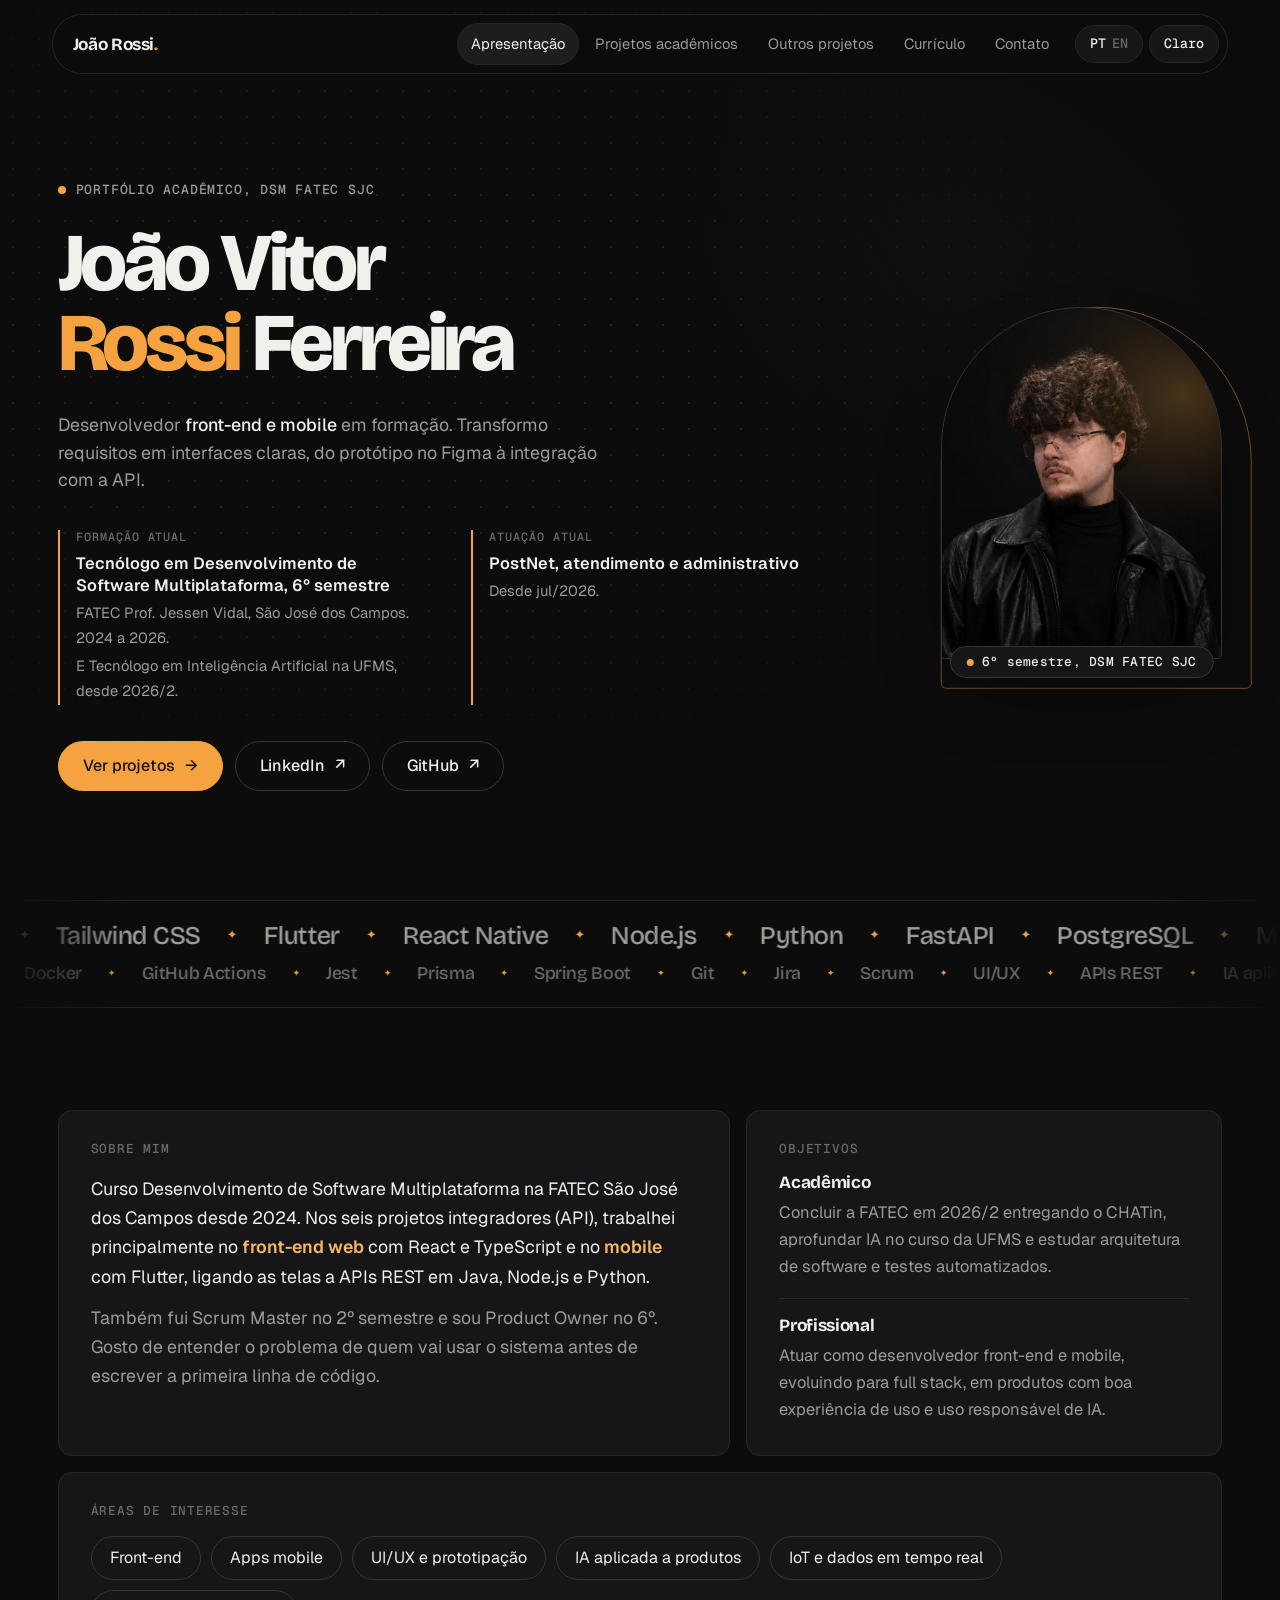
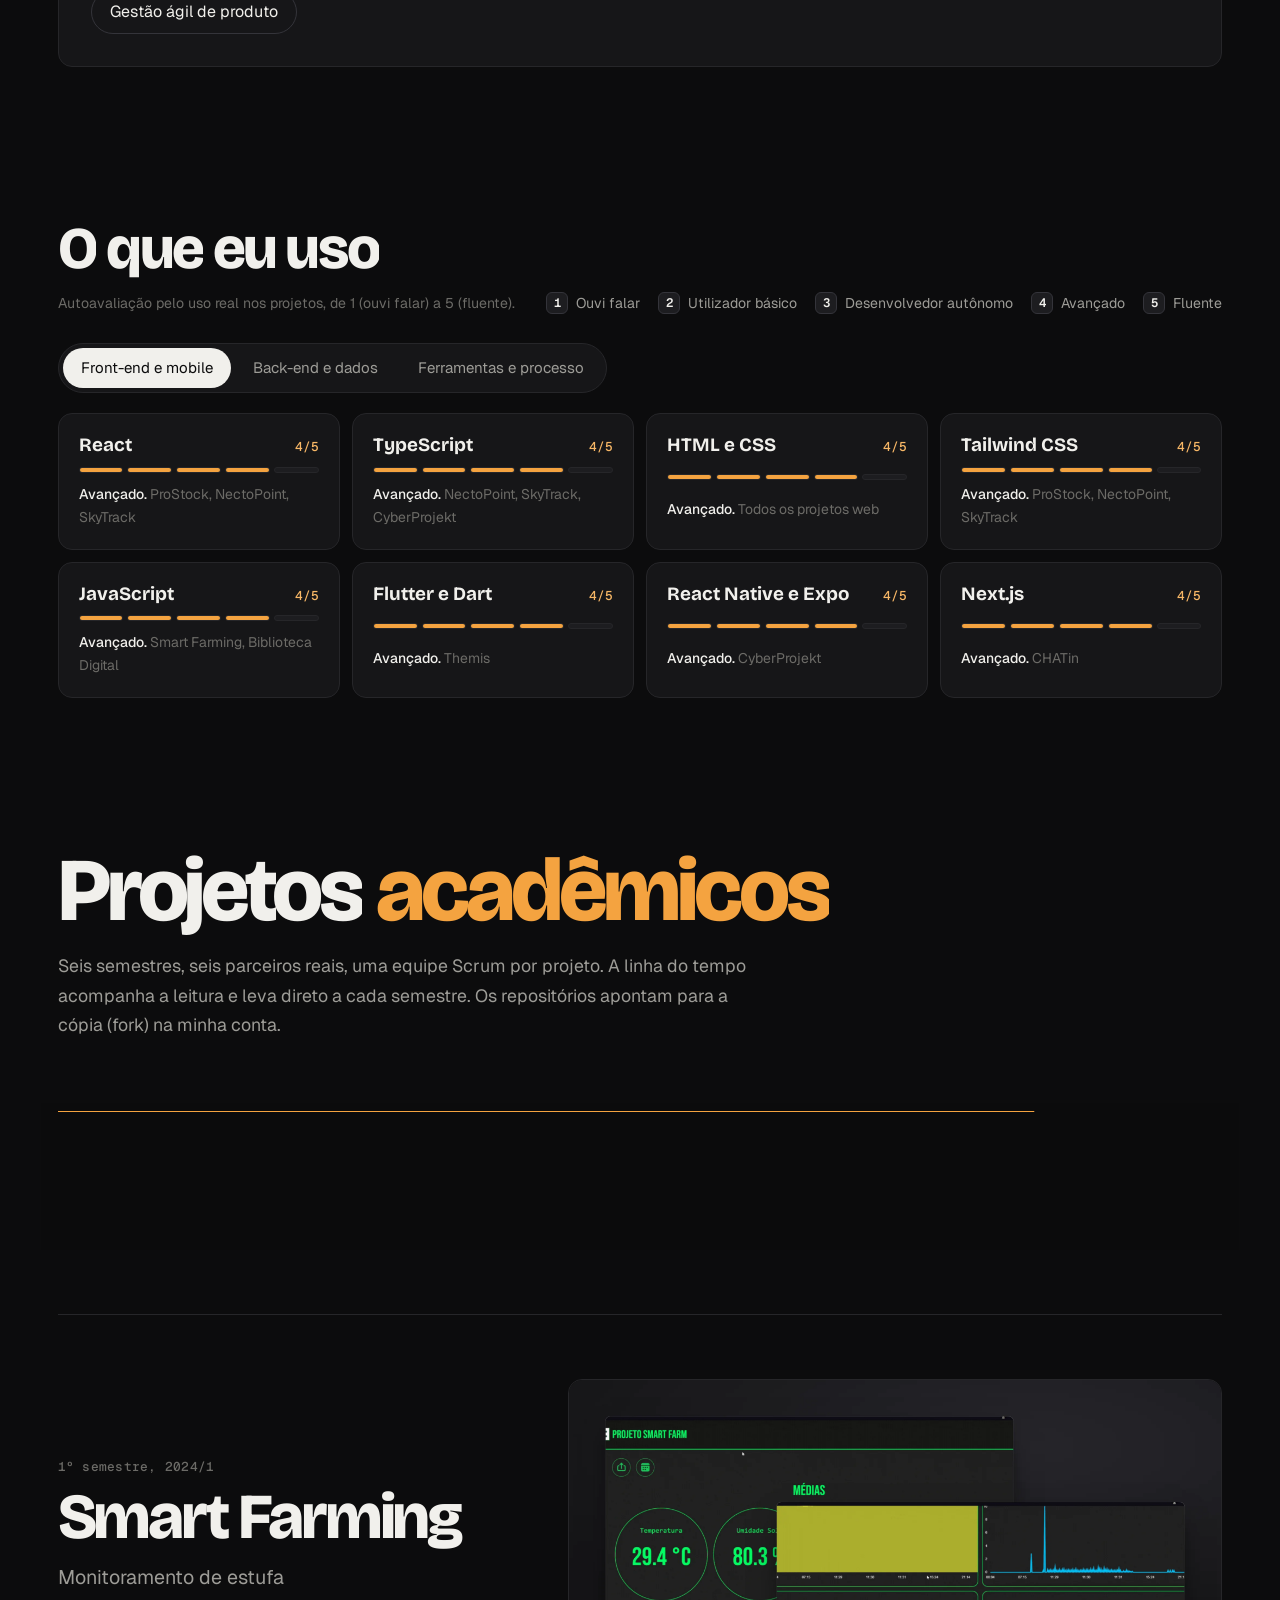
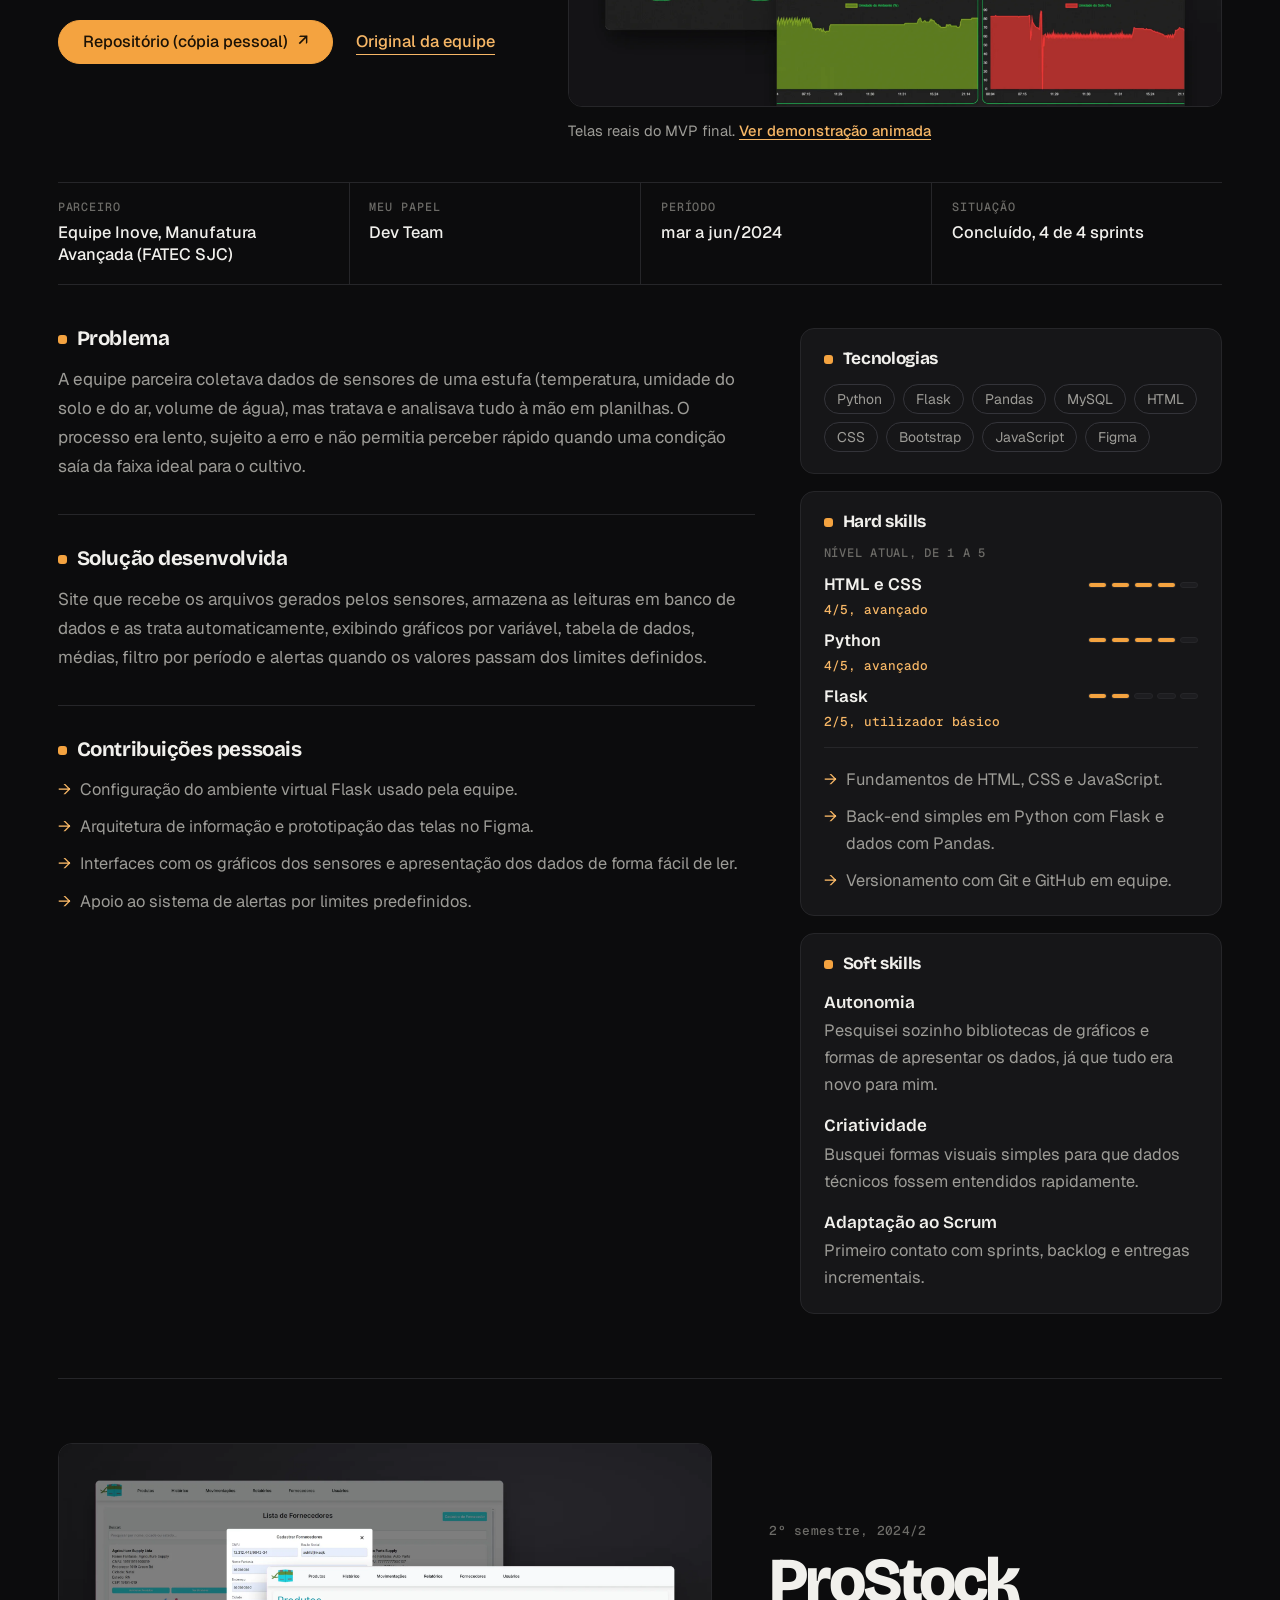
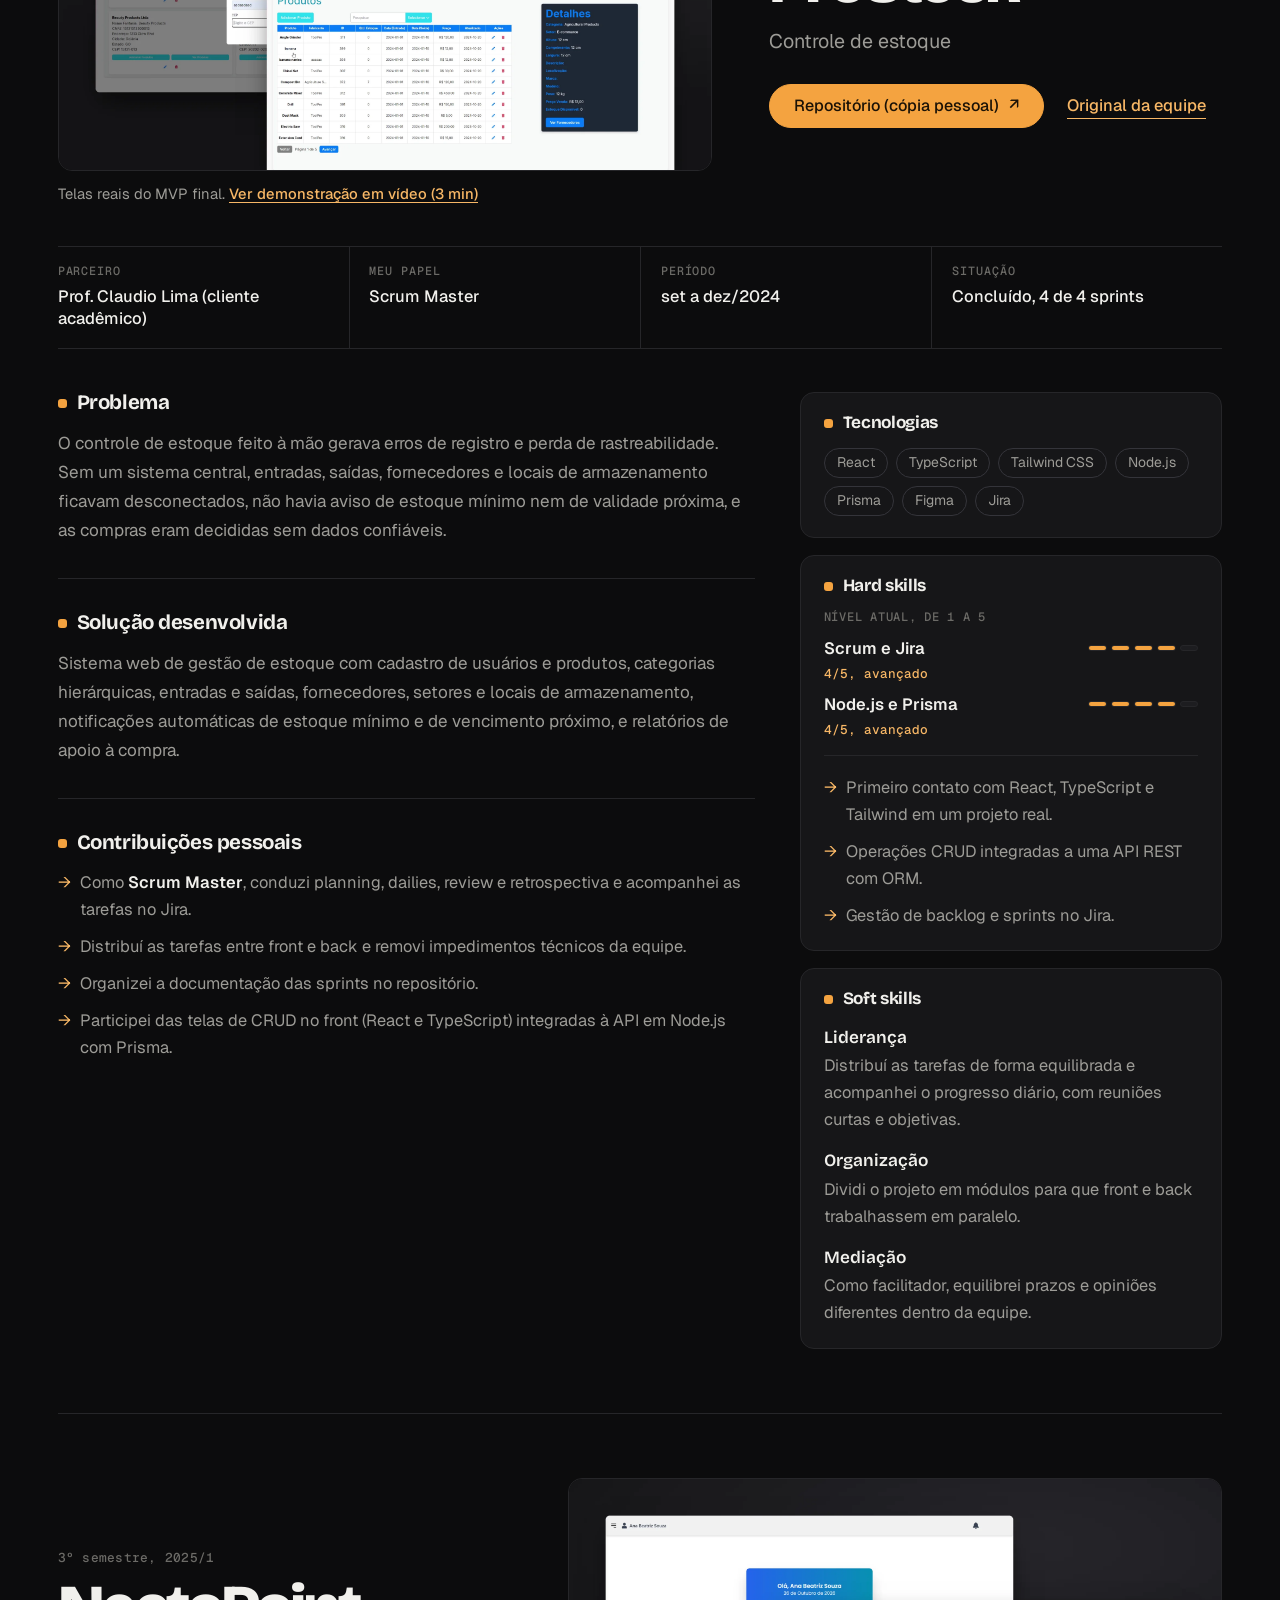
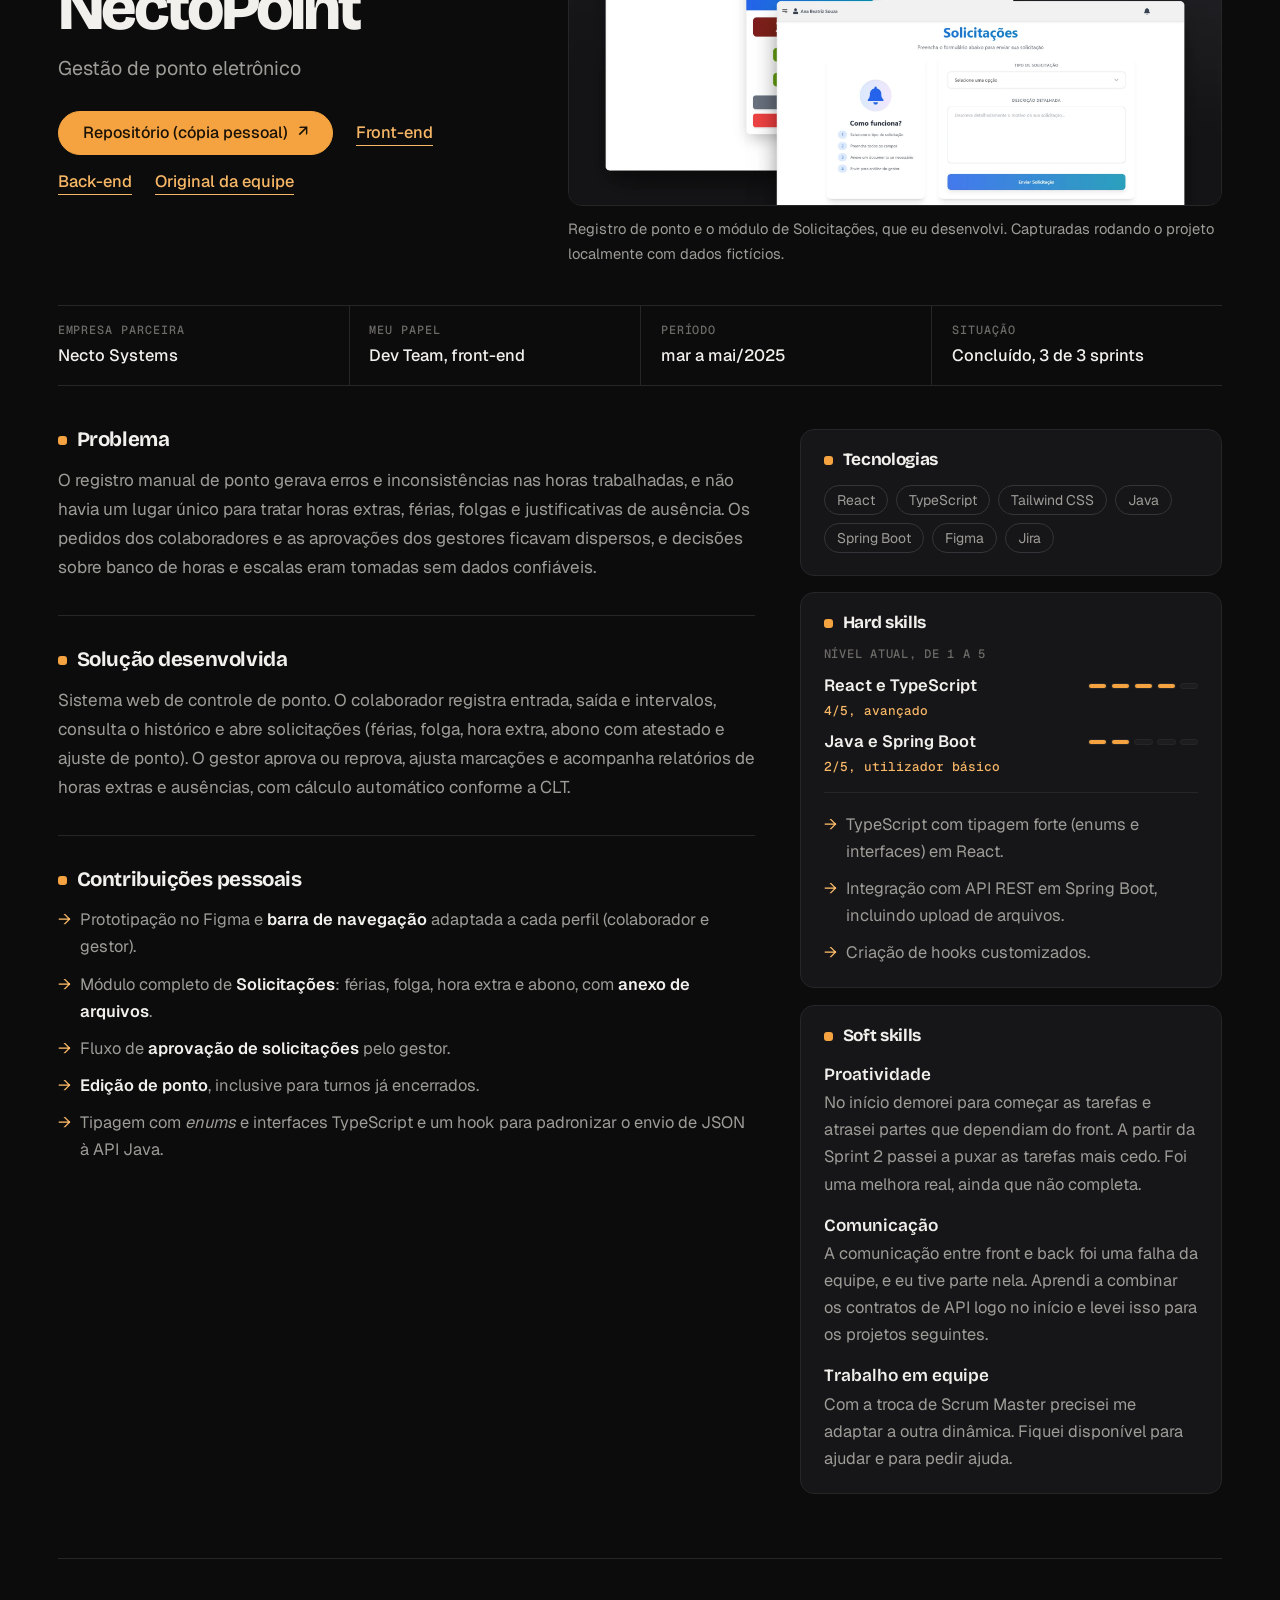
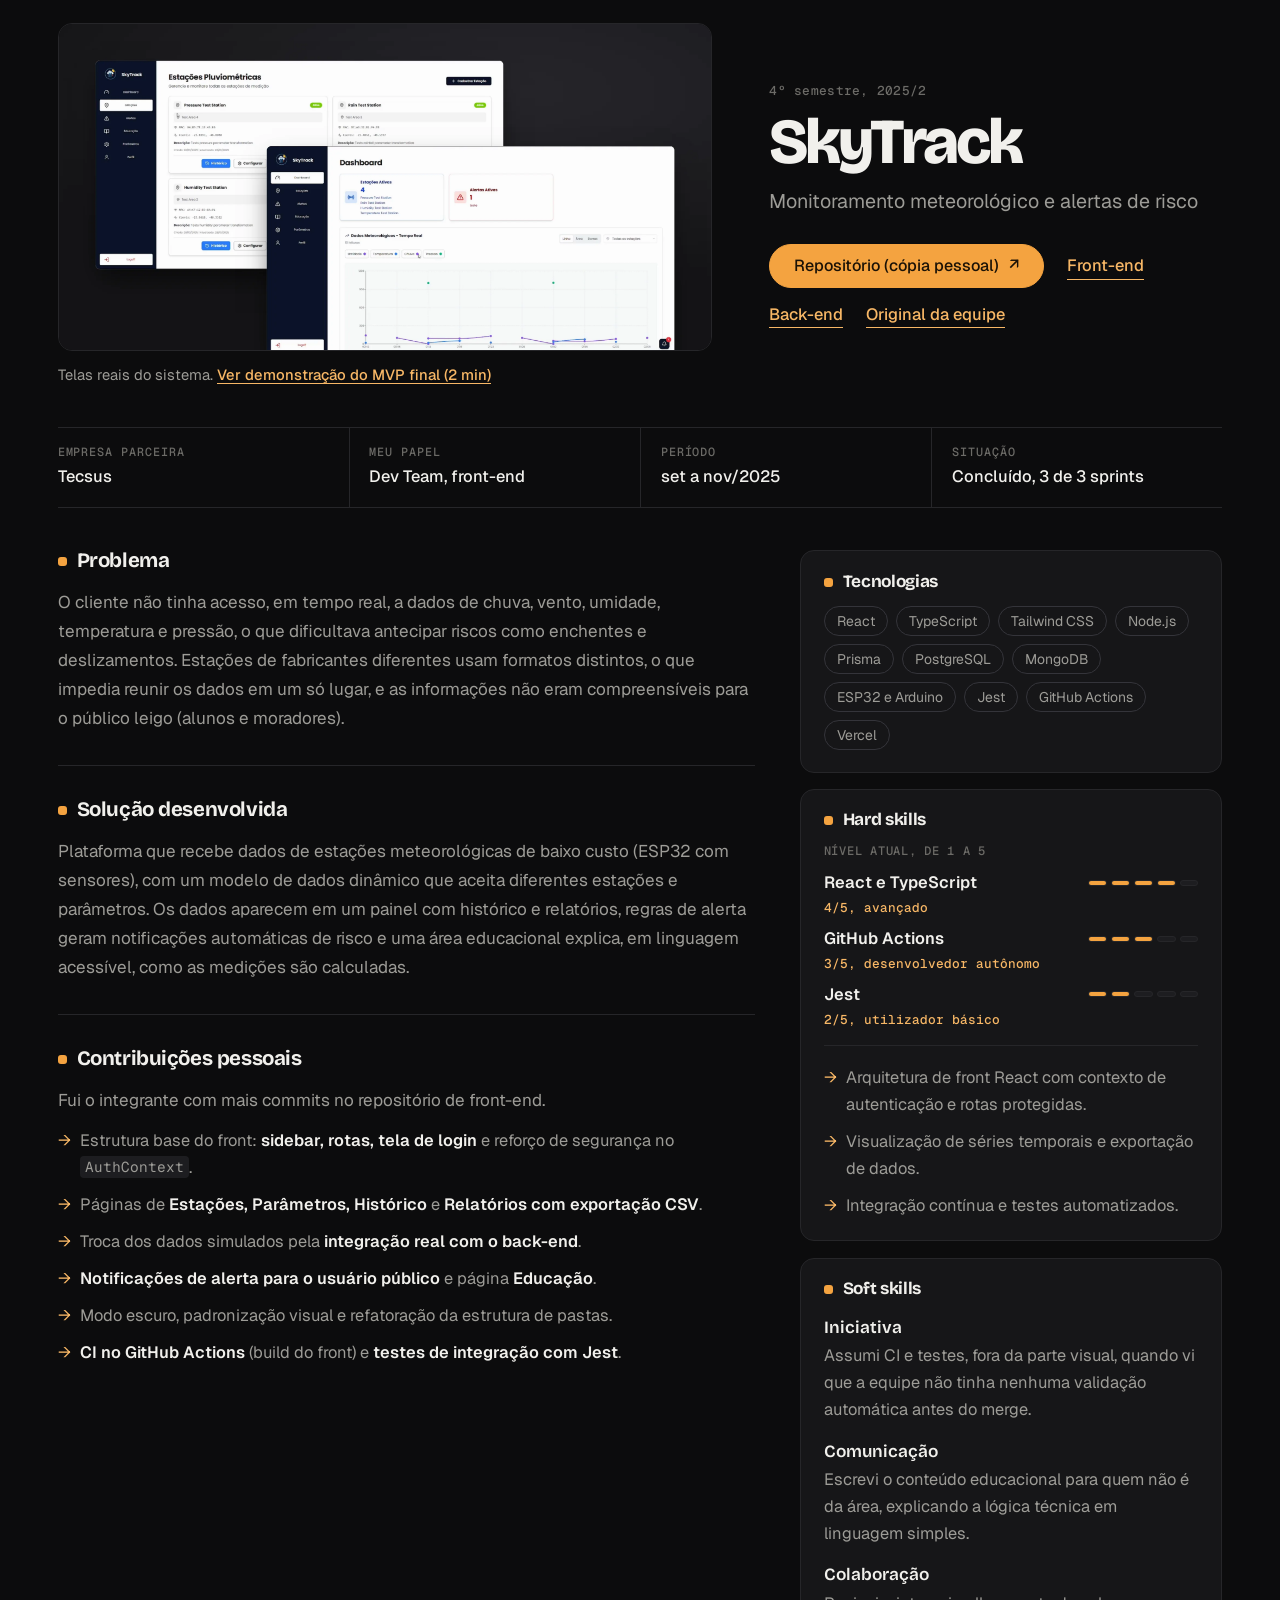
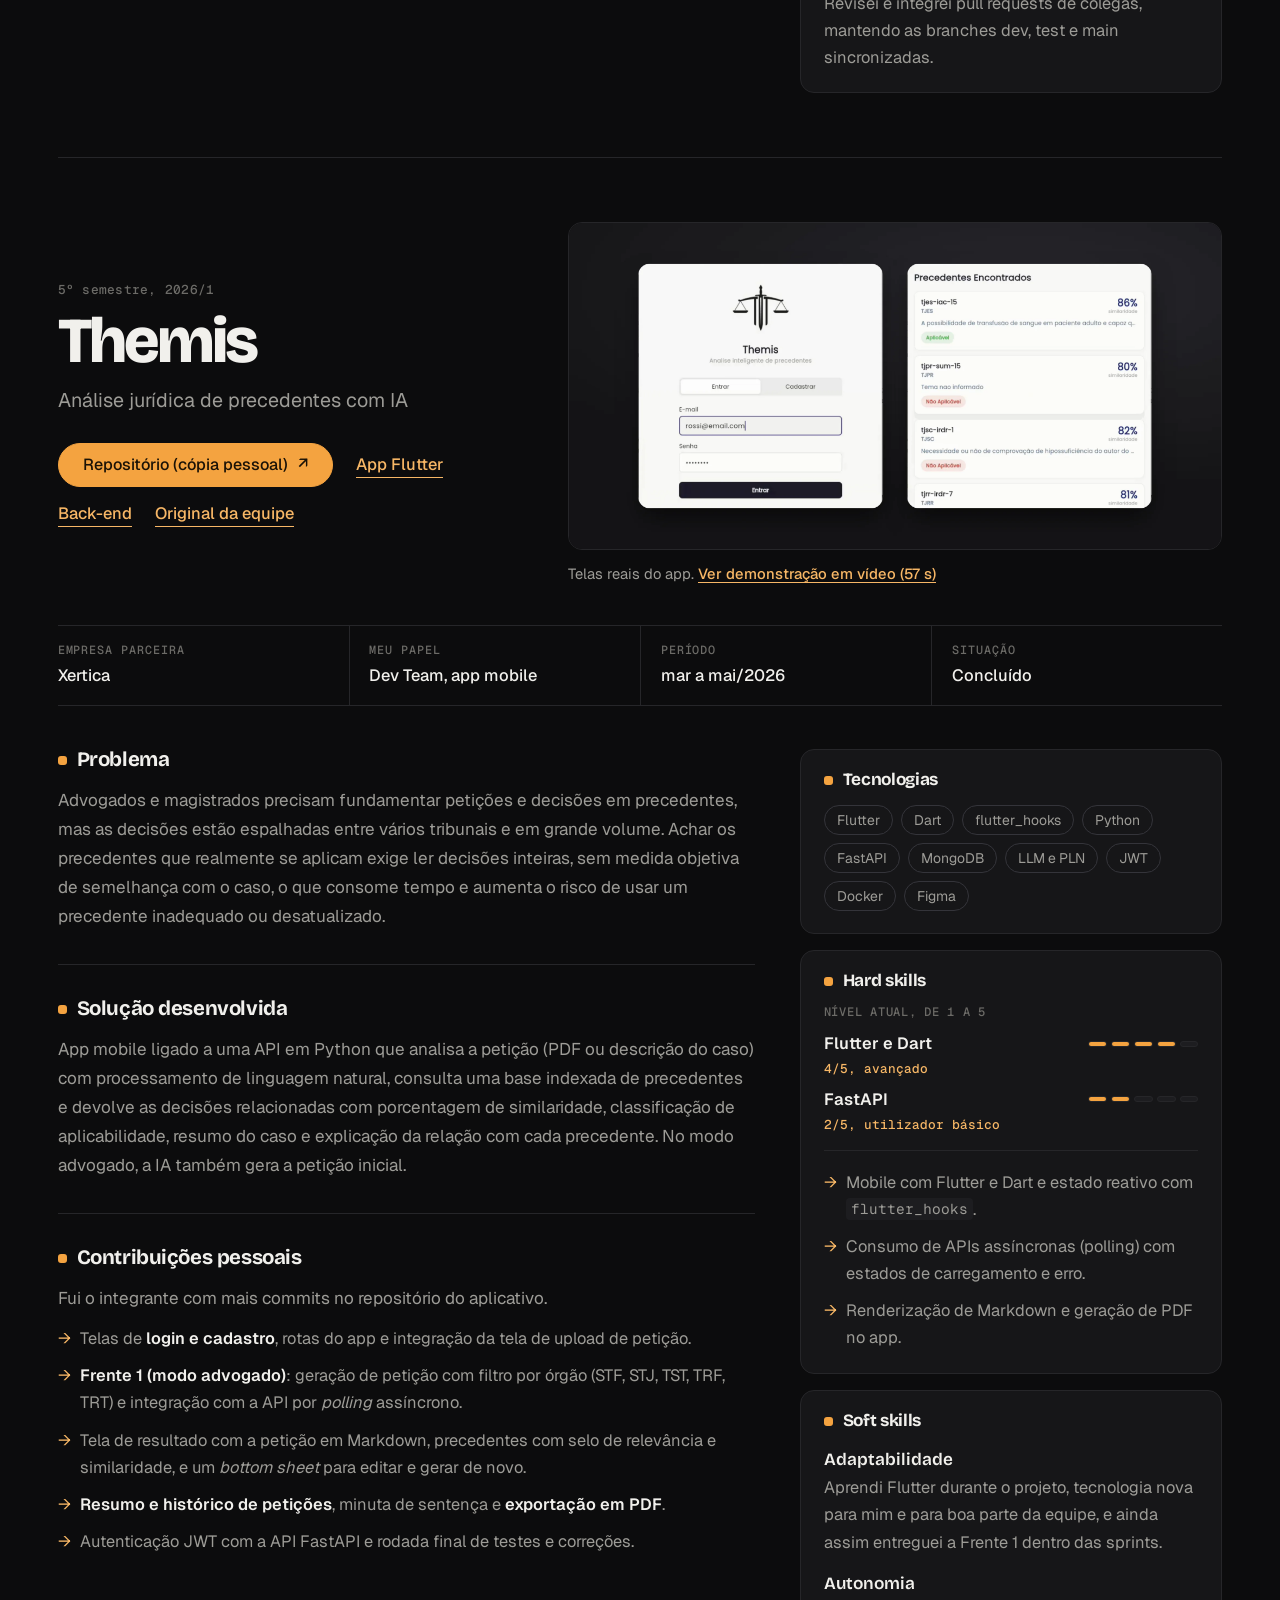
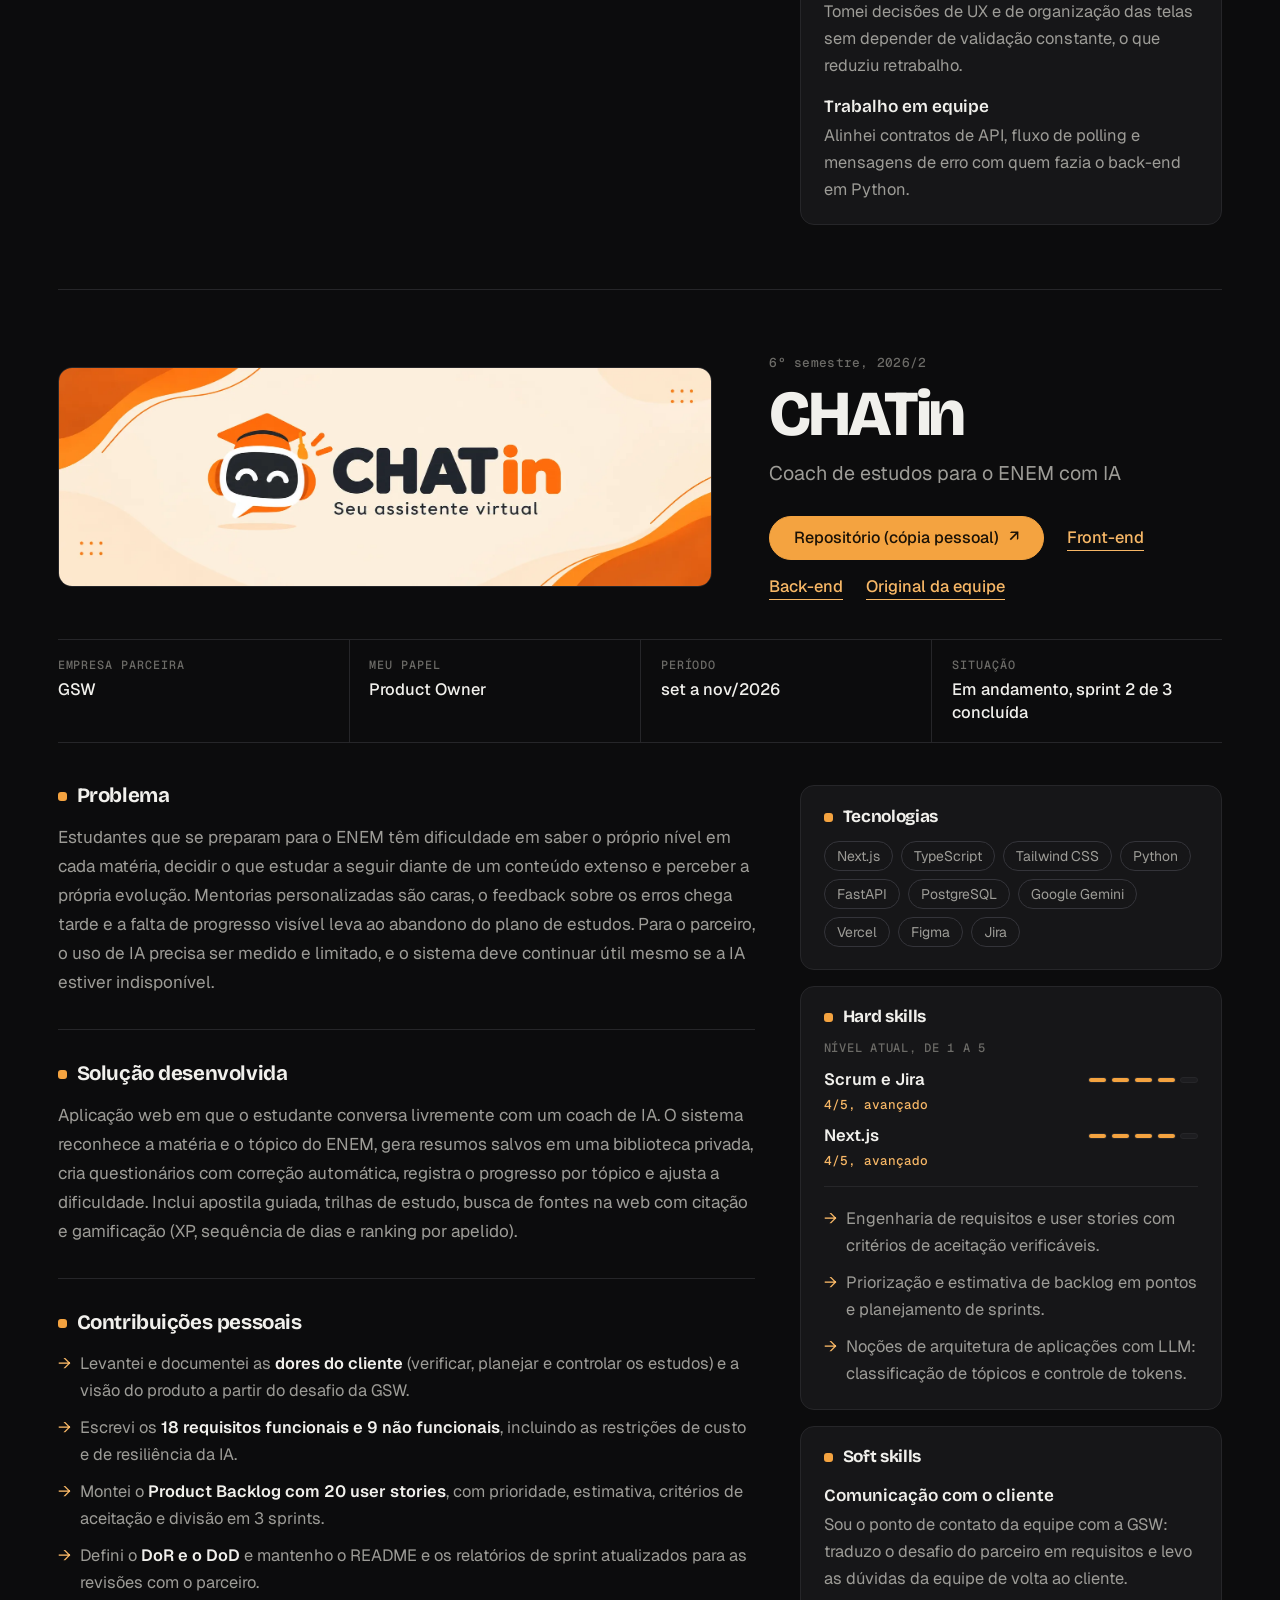
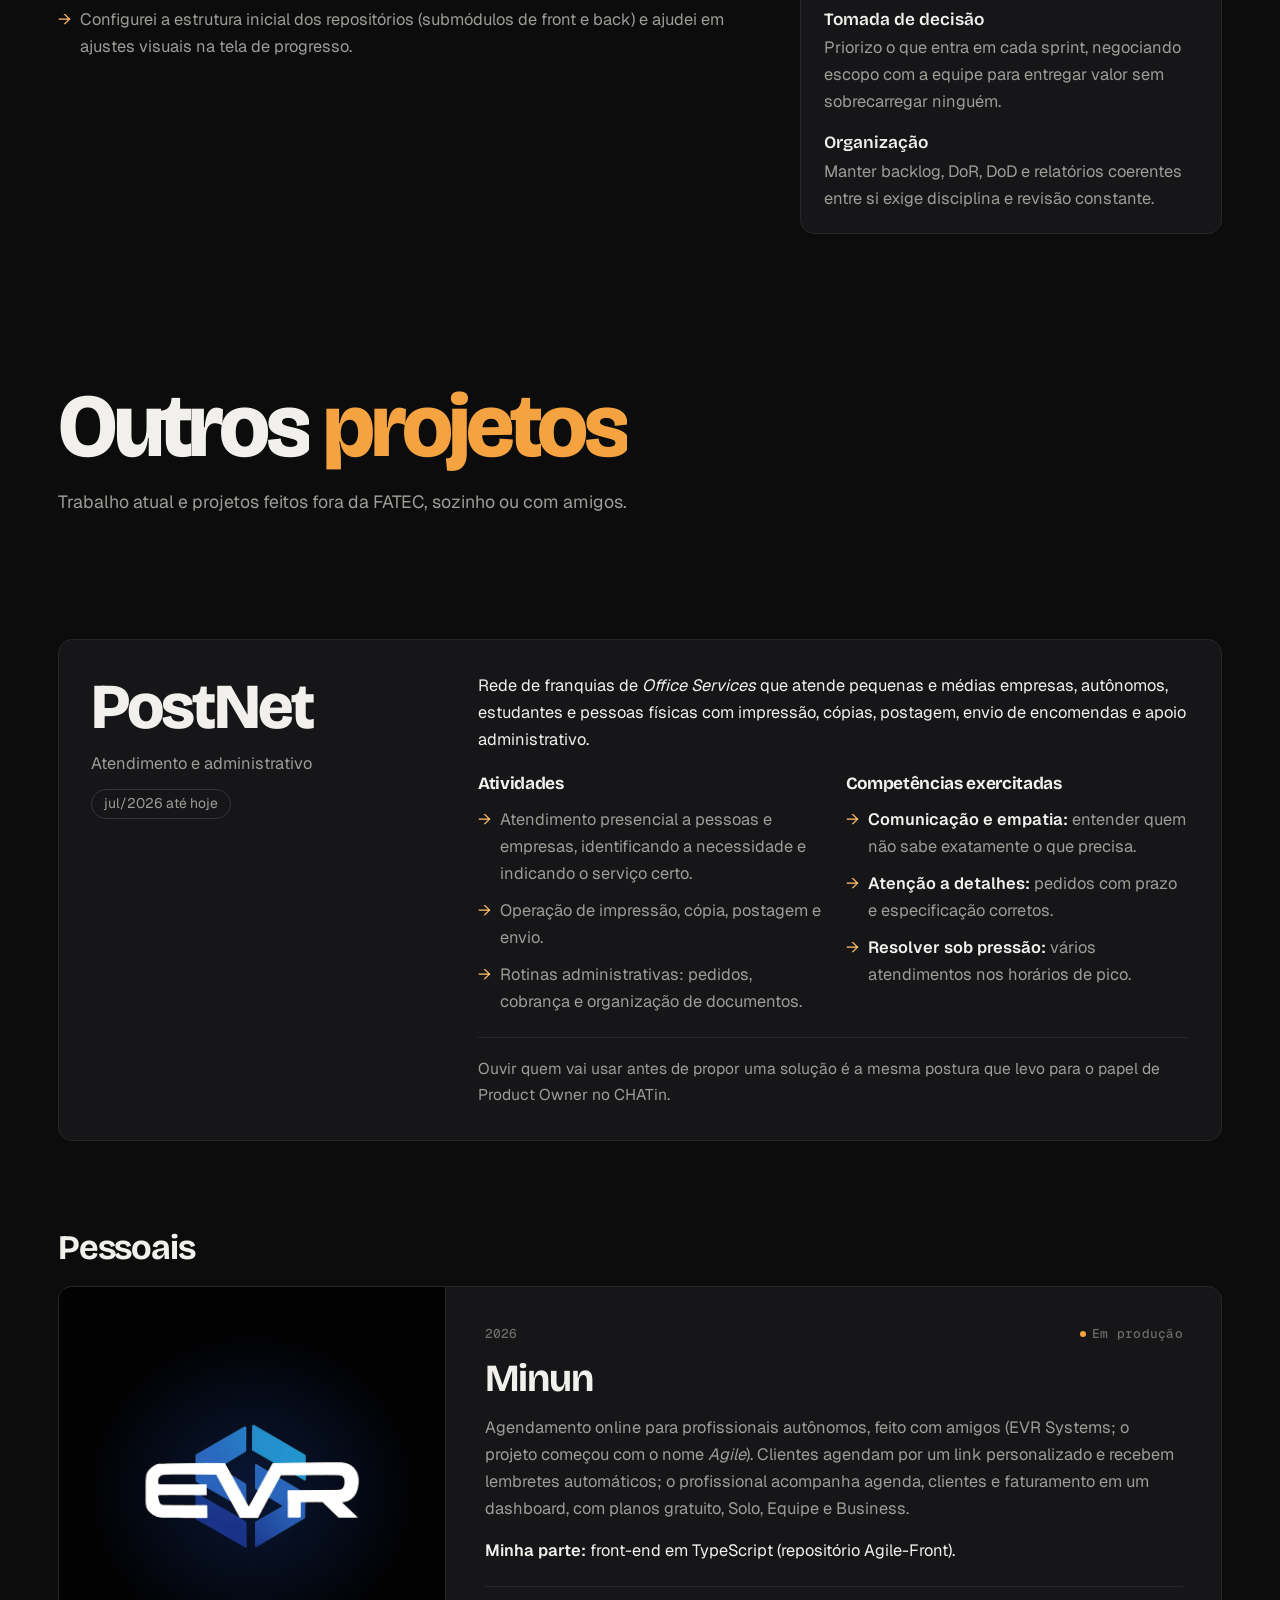
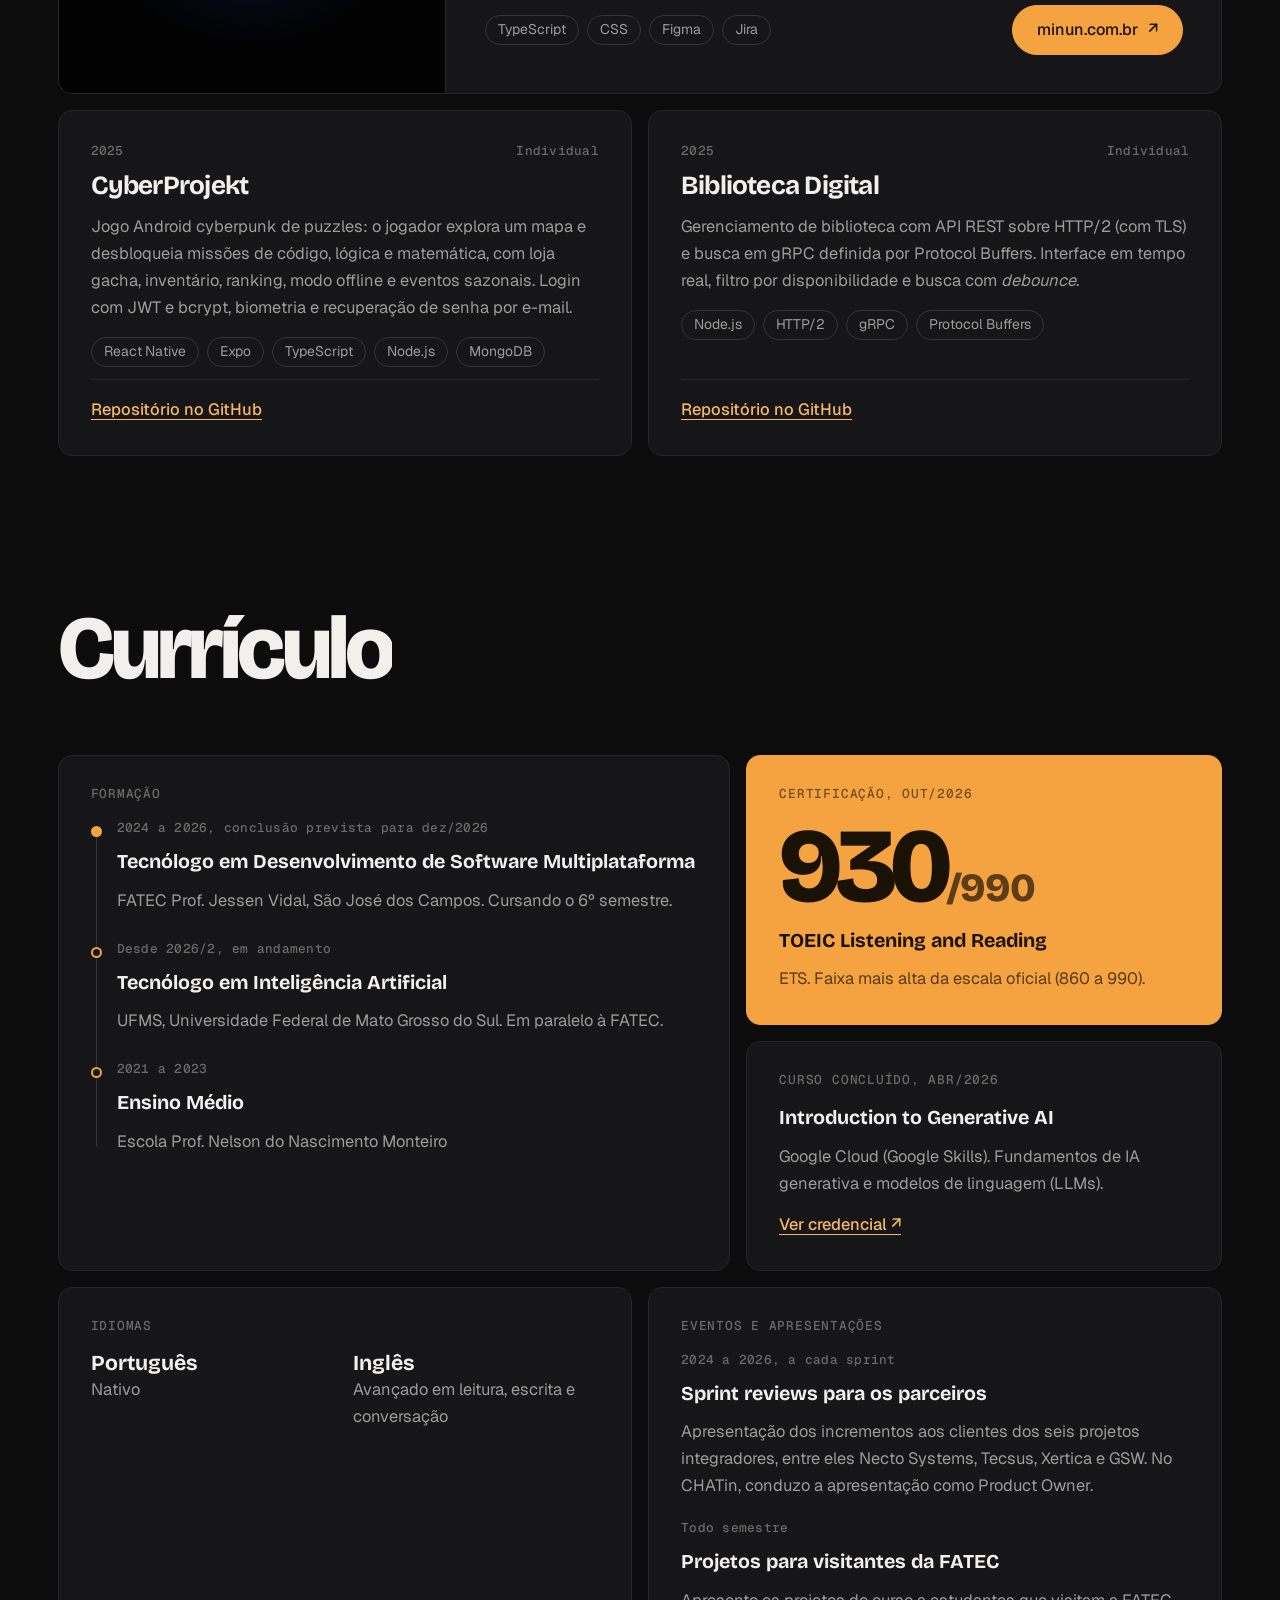
<file: index.html>
<!doctype html>
<html lang="pt-BR">
<head>
  <meta charset="utf-8">
  <meta name="viewport" content="width=device-width, initial-scale=1">
  <title>João Vitor Rossi Ferreira | Portfólio Acadêmico DSM FATEC SJC</title>
  <meta name="description" content="Portfólio acadêmico de João Vitor Rossi Ferreira, desenvolvedor front-end e mobile em formação no curso de Desenvolvimento de Software Multiplataforma da FATEC São José dos Campos.">
  <meta name="author" content="João Vitor Rossi Ferreira">
  <meta property="og:title" content="João Vitor Rossi Ferreira | Portfólio Acadêmico">
  <meta property="og:description" content="Desenvolvedor front-end e mobile em formação, DSM FATEC São José dos Campos.">
  <meta property="og:type" content="website">
  <meta name="theme-color" content="#0c0c0d">
  <link rel="alternate" hreflang="pt-BR" href="index.html">
  <link rel="alternate" hreflang="en" href="en.html">
  <link rel="icon" href="assets/img/favicon.svg" type="image/svg+xml">
  <link rel="preconnect" href="https://fonts.googleapis.com">
  <link rel="preconnect" href="https://fonts.gstatic.com" crossorigin>
  <link href="https://fonts.googleapis.com/css2?family=Bricolage+Grotesque:opsz,wght@12..96,500..800&family=Geist:wght@400;500;600&family=Geist+Mono:wght@400;500;600&display=swap" rel="stylesheet">
  <link rel="stylesheet" href="assets/css/style.css">
  <script>
    document.documentElement.classList.add('js');
    try { var t = localStorage.getItem('theme'); if (t) document.documentElement.dataset.theme = t; } catch (e) {}
  </script>
</head>
<body>
  <a class="skip-link" href="#conteudo">Pular para o conteúdo</a>
  <div class="progress" aria-hidden="true"></div>

  <header class="site-header">
    <div class="header-inner">
      <a class="brand" href="#apresentacao" aria-label="João Vitor Rossi Ferreira, início">João Rossi<b>.</b></a>
      <nav class="main-nav" id="main-nav" aria-label="Navegação principal">
        <span class="nav-pill" aria-hidden="true"></span>
        <ul>
          <li><a href="#apresentacao">Apresentação</a></li>
          <li><a href="#projetos-api">Projetos acadêmicos</a></li>
          <li><a href="#outros-projetos">Outros projetos</a></li>
          <li><a href="#curriculo">Currículo</a></li>
          <li><a href="#contato">Contato</a></li>
        </ul>
      </nav>
      <div class="header-actions">
        <a class="pill-btn lang-btn" href="en.html" hreflang="en" title="Read in English" aria-label="Read this portfolio in English"><span class="on">PT</span><span lang="en">EN</span></a>
        <button class="pill-btn" id="theme-toggle" type="button" aria-label="Alternar tema claro e escuro" data-dark="Escuro" data-light="Claro">Claro</button>
        <button class="pill-btn menu-btn" id="menu-toggle" type="button" aria-expanded="false" aria-controls="main-nav">Menu</button>
      </div>
    </div>
  </header>

  <main id="conteudo">
    <!-- 1. APRESENTAÇÃO -->
    <section id="apresentacao" class="hero" aria-labelledby="titulo-apresentacao">
      <canvas class="hero-dots" aria-hidden="true"></canvas>
      <div class="hero-dots-fade" aria-hidden="true"></div>

      <div class="wrap hero-stage">
        <div class="hero-copy">
          <p class="hero-kicker"><i aria-hidden="true"></i>Portfólio acadêmico, DSM FATEC SJC</p>
          <h1 class="hero-name split" id="titulo-apresentacao">
            <span class="mask" style="--i:0"><span>João Vitor</span></span>
            <span class="mask" style="--i:1"><span><em>Rossi</em> Ferreira</span></span>
          </h1>
          <p class="hero-lead rv">Desenvolvedor <strong>front-end e mobile</strong> em formação. Transformo requisitos em interfaces claras, do protótipo no Figma à integração com a API.</p>
          <dl class="hero-facts rv">
            <div>
              <dt>Formação atual</dt>
              <dd><strong>Tecnólogo em Desenvolvimento de Software Multiplataforma, 6º semestre</strong><span>FATEC Prof. Jessen Vidal, São José dos Campos. 2024 a 2026.</span><span>E Tecnólogo em Inteligência Artificial na UFMS, desde 2026/2.</span></dd>
            </div>
            <div>
              <dt>Atuação atual</dt>
              <dd><strong>PostNet, atendimento e administrativo</strong><span>Desde jul/2026.</span></dd>
            </div>
          </dl>
          <div class="hero-cta rv">
            <a class="btn btn-primary magnetic" href="#projetos-api">Ver projetos <span class="arr" aria-hidden="true">→</span></a>
            <a class="btn magnetic" href="https://www.linkedin.com/in/jo%C3%A3o-rossi-7311a0301" target="_blank" rel="noopener">LinkedIn <span class="arr" aria-hidden="true">↗</span></a>
            <a class="btn magnetic" href="https://github.com/joaorossiferreira" target="_blank" rel="noopener">GitHub <span class="arr" aria-hidden="true">↗</span></a>
          </div>
        </div>
        <figure class="hero-photo">
          <div class="frame"><img src="assets/img/foto.jpg" alt="Foto de João Vitor Rossi Ferreira" width="320" height="400"></div>
          <figcaption class="photo-tag"><i aria-hidden="true"></i>6º semestre, DSM FATEC SJC</figcaption>
        </figure>
      </div>

      <div class="tapes" aria-hidden="true">
        <div class="tape tape-a"><div class="tape-track"><span>React</span><span>TypeScript</span><span>Next.js</span><span>Tailwind CSS</span><span>Flutter</span><span>React Native</span><span>Node.js</span><span>Python</span><span>FastAPI</span><span>PostgreSQL</span><span>MongoDB</span><span>Figma</span></div></div>
        <div class="tape tape-b"><div class="tape-track"><span>Docker</span><span>GitHub Actions</span><span>Jest</span><span>Prisma</span><span>Spring Boot</span><span>Git</span><span>Jira</span><span>Scrum</span><span>UI/UX</span><span>APIs REST</span><span>IA aplicada</span><span>Dart</span><span>Expo</span><span>gRPC</span></div></div>
      </div>

      <div class="wrap">
        <div class="about">
          <article class="cell c-sobre rv">
            <p class="cell-label">Sobre mim</p>
            <p>Curso Desenvolvimento de Software Multiplataforma na FATEC São José dos Campos desde 2024. Nos seis projetos integradores (API), trabalhei principalmente no <strong>front-end web</strong> com React e TypeScript e no <strong>mobile</strong> com Flutter, ligando as telas a APIs REST em Java, Node.js e Python.</p>
            <p class="muted">Também fui Scrum Master no 2º semestre e sou Product Owner no 6º. Gosto de entender o problema de quem vai usar o sistema antes de escrever a primeira linha de código.</p>
          </article>
          <article class="cell c-obj rv">
            <p class="cell-label">Objetivos</p>
            <div class="goal">
              <h4>Acadêmico</h4>
              <p>Concluir a FATEC em 2026/2 entregando o CHATin, aprofundar IA no curso da UFMS e estudar arquitetura de software e testes automatizados.</p>
            </div>
            <div class="goal">
              <h4>Profissional</h4>
              <p>Atuar como desenvolvedor front-end e mobile, evoluindo para full stack, em produtos com boa experiência de uso e uso responsável de IA.</p>
            </div>
          </article>
          <article class="cell c-int rv">
            <p class="cell-label">Áreas de interesse</p>
            <ul class="interests">
              <li>Front-end</li>
              <li>Apps mobile</li>
              <li>UI/UX e prototipação</li>
              <li>IA aplicada a produtos</li>
              <li>IoT e dados em tempo real</li>
              <li>Gestão ágil de produto</li>
            </ul>
          </article>
        </div>

        <!-- Competências técnicas com níveis (Observação 2 do roteiro) -->
        <div class="stack" id="stack">
          <div class="stack-top">
            <div>
              <h2 class="stack-title split">O que eu uso</h2>
              <p class="scale-note">Autoavaliação pelo uso real nos projetos, de 1 (ouvi falar) a 5 (fluente).</p>
            </div>
            <ol class="scale" aria-label="Escala de níveis">
              <li><b>1</b>Ouvi falar</li>
              <li><b>2</b>Utilizador básico</li>
              <li><b>3</b>Desenvolvedor autônomo</li>
              <li><b>4</b>Avançado</li>
              <li><b>5</b>Fluente</li>
            </ol>
          </div>
          <div class="tabs" role="tablist" aria-label="Categorias de tecnologias">
            <button class="tab" role="tab" id="tab-front" aria-controls="panel-front" aria-selected="true" type="button">Front-end e mobile</button>
            <button class="tab" role="tab" id="tab-back" aria-controls="panel-back" aria-selected="false" tabindex="-1" type="button">Back-end e dados</button>
            <button class="tab" role="tab" id="tab-tools" aria-controls="panel-tools" aria-selected="false" tabindex="-1" type="button">Ferramentas e processo</button>
          </div>
          <ul class="skills tab-panel" id="panel-front" role="tabpanel" aria-labelledby="tab-front">
            <li class="skill"><div class="skill-top"><span class="skill-name">React</span><span class="skill-lvl">4/5</span></div><div class="meter" data-l="4" role="img" aria-label="Nível 4 de 5"><i></i><i></i><i></i><i></i><i></i></div><p class="skill-where"><b>Avançado.</b> ProStock, NectoPoint, SkyTrack</p></li>
            <li class="skill"><div class="skill-top"><span class="skill-name">TypeScript</span><span class="skill-lvl">4/5</span></div><div class="meter" data-l="4" role="img" aria-label="Nível 4 de 5"><i></i><i></i><i></i><i></i><i></i></div><p class="skill-where"><b>Avançado.</b> NectoPoint, SkyTrack, CyberProjekt</p></li>
            <li class="skill"><div class="skill-top"><span class="skill-name">HTML e CSS</span><span class="skill-lvl">4/5</span></div><div class="meter" data-l="4" role="img" aria-label="Nível 4 de 5"><i></i><i></i><i></i><i></i><i></i></div><p class="skill-where"><b>Avançado.</b> Todos os projetos web</p></li>
            <li class="skill"><div class="skill-top"><span class="skill-name">Tailwind CSS</span><span class="skill-lvl">4/5</span></div><div class="meter" data-l="4" role="img" aria-label="Nível 4 de 5"><i></i><i></i><i></i><i></i><i></i></div><p class="skill-where"><b>Avançado.</b> ProStock, NectoPoint, SkyTrack</p></li>
            <li class="skill"><div class="skill-top"><span class="skill-name">JavaScript</span><span class="skill-lvl">4/5</span></div><div class="meter" data-l="4" role="img" aria-label="Nível 4 de 5"><i></i><i></i><i></i><i></i><i></i></div><p class="skill-where"><b>Avançado.</b> Smart Farming, Biblioteca Digital</p></li>
            <li class="skill"><div class="skill-top"><span class="skill-name">Flutter e Dart</span><span class="skill-lvl">4/5</span></div><div class="meter" data-l="4" role="img" aria-label="Nível 4 de 5"><i></i><i></i><i></i><i></i><i></i></div><p class="skill-where"><b>Avançado.</b> Themis</p></li>
            <li class="skill"><div class="skill-top"><span class="skill-name">React Native e Expo</span><span class="skill-lvl">4/5</span></div><div class="meter" data-l="4" role="img" aria-label="Nível 4 de 5"><i></i><i></i><i></i><i></i><i></i></div><p class="skill-where"><b>Avançado.</b> CyberProjekt</p></li>
            <li class="skill"><div class="skill-top"><span class="skill-name">Next.js</span><span class="skill-lvl">4/5</span></div><div class="meter" data-l="4" role="img" aria-label="Nível 4 de 5"><i></i><i></i><i></i><i></i><i></i></div><p class="skill-where"><b>Avançado.</b> CHATin</p></li>
          </ul>
          <ul class="skills tab-panel" id="panel-back" role="tabpanel" aria-labelledby="tab-back" hidden>
            <li class="skill"><div class="skill-top"><span class="skill-name">Node.js e Prisma</span><span class="skill-lvl">4/5</span></div><div class="meter" data-l="4" role="img" aria-label="Nível 4 de 5"><i></i><i></i><i></i><i></i><i></i></div><p class="skill-where"><b>Avançado.</b> ProStock, SkyTrack, CyberProjekt</p></li>
            <li class="skill"><div class="skill-top"><span class="skill-name">Python</span><span class="skill-lvl">4/5</span></div><div class="meter" data-l="4" role="img" aria-label="Nível 4 de 5"><i></i><i></i><i></i><i></i><i></i></div><p class="skill-where"><b>Avançado.</b> Smart Farming, Z-Score, Agente de IA</p></li>
            <li class="skill"><div class="skill-top"><span class="skill-name">SQL (MySQL e PostgreSQL)</span><span class="skill-lvl">4/5</span></div><div class="meter" data-l="4" role="img" aria-label="Nível 4 de 5"><i></i><i></i><i></i><i></i><i></i></div><p class="skill-where"><b>Avançado.</b> Smart Farming, SkyTrack, CHATin</p></li>
            <li class="skill"><div class="skill-top"><span class="skill-name">MongoDB</span><span class="skill-lvl">4/5</span></div><div class="meter" data-l="4" role="img" aria-label="Nível 4 de 5"><i></i><i></i><i></i><i></i><i></i></div><p class="skill-where"><b>Avançado.</b> SkyTrack, CyberProjekt</p></li>
            <li class="skill"><div class="skill-top"><span class="skill-name">FastAPI e Flask</span><span class="skill-lvl">2/5</span></div><div class="meter" data-l="2" role="img" aria-label="Nível 2 de 5"><i></i><i></i><i></i><i></i><i></i></div><p class="skill-where"><b>Utilizador básico.</b> Smart Farming, Themis</p></li>
            <li class="skill"><div class="skill-top"><span class="skill-name">Java e Spring Boot</span><span class="skill-lvl">2/5</span></div><div class="meter" data-l="2" role="img" aria-label="Nível 2 de 5"><i></i><i></i><i></i><i></i><i></i></div><p class="skill-where"><b>Utilizador básico.</b> NectoPoint (integração)</p></li>
            <li class="skill"><div class="skill-top"><span class="skill-name">gRPC e HTTP/2</span><span class="skill-lvl">2/5</span></div><div class="meter" data-l="2" role="img" aria-label="Nível 2 de 5"><i></i><i></i><i></i><i></i><i></i></div><p class="skill-where"><b>Utilizador básico.</b> Biblioteca Digital</p></li>
            <li class="skill"><div class="skill-top"><span class="skill-name">Power BI e Orange</span><span class="skill-lvl">2/5</span></div><div class="meter" data-l="2" role="img" aria-label="Nível 2 de 5"><i></i><i></i><i></i><i></i><i></i></div><p class="skill-where"><b>Utilizador básico.</b> Análise de dados</p></li>
          </ul>
          <ul class="skills tab-panel" id="panel-tools" role="tabpanel" aria-labelledby="tab-tools" hidden>
            <li class="skill"><div class="skill-top"><span class="skill-name">Git e GitHub</span><span class="skill-lvl">4/5</span></div><div class="meter" data-l="4" role="img" aria-label="Nível 4 de 5"><i></i><i></i><i></i><i></i><i></i></div><p class="skill-where"><b>Avançado.</b> Todos os projetos</p></li>
            <li class="skill"><div class="skill-top"><span class="skill-name">Scrum e Jira</span><span class="skill-lvl">4/5</span></div><div class="meter" data-l="4" role="img" aria-label="Nível 4 de 5"><i></i><i></i><i></i><i></i><i></i></div><p class="skill-where"><b>Avançado.</b> Scrum Master (ProStock), PO (CHATin)</p></li>
            <li class="skill"><div class="skill-top"><span class="skill-name">Figma</span><span class="skill-lvl">4/5</span></div><div class="meter" data-l="4" role="img" aria-label="Nível 4 de 5"><i></i><i></i><i></i><i></i><i></i></div><p class="skill-where"><b>Avançado.</b> Protótipos de todas as APIs</p></li>
            <li class="skill"><div class="skill-top"><span class="skill-name">GitHub Actions</span><span class="skill-lvl">3/5</span></div><div class="meter" data-l="3" role="img" aria-label="Nível 3 de 5"><i></i><i></i><i></i><i></i><i></i></div><p class="skill-where"><b>Desenvolvedor autônomo.</b> SkyTrack, Security Testing</p></li>
            <li class="skill"><div class="skill-top"><span class="skill-name">Docker</span><span class="skill-lvl">3/5</span></div><div class="meter" data-l="3" role="img" aria-label="Nível 3 de 5"><i></i><i></i><i></i><i></i><i></i></div><p class="skill-where"><b>Desenvolvedor autônomo.</b> Smart Farming, Themis</p></li>
            <li class="skill"><div class="skill-top"><span class="skill-name">Jest</span><span class="skill-lvl">2/5</span></div><div class="meter" data-l="2" role="img" aria-label="Nível 2 de 5"><i></i><i></i><i></i><i></i><i></i></div><p class="skill-where"><b>Utilizador básico.</b> SkyTrack</p></li>
          </ul>
        </div>
      </div>
    </section>

    <!-- 2.1 PROJETOS ACADÊMICOS (API) -->
    <section id="projetos-api" class="section" aria-labelledby="titulo-api">
      <div class="wrap">
        <header class="sec-head">
          <h2 class="sec-title split" id="titulo-api">Projetos <em>acadêmicos</em></h2>
          <p class="sec-intro rv">Seis semestres, seis parceiros reais, uma equipe Scrum por projeto. A linha do tempo acompanha a leitura e leva direto a cada semestre. Os repositórios apontam para a cópia (fork) na minha conta.</p>
        </header>

        <nav class="tl rv" aria-label="Linha do tempo dos projetos integradores">
          <a class="tl-item" href="#api-1"><span class="tl-sem">1º sem. 2024/1</span><span class="tl-name">Smart Farming</span><span class="tl-role">Dev Team</span></a>
          <a class="tl-item" href="#api-2"><span class="tl-sem">2º sem. 2024/2</span><span class="tl-name">ProStock</span><span class="tl-role">Scrum Master</span></a>
          <a class="tl-item" href="#api-3"><span class="tl-sem">3º sem. 2025/1</span><span class="tl-name">NectoPoint</span><span class="tl-role">Dev Team, front-end</span></a>
          <a class="tl-item" href="#api-4"><span class="tl-sem">4º sem. 2025/2</span><span class="tl-name">SkyTrack</span><span class="tl-role">Dev Team, front-end</span></a>
          <a class="tl-item" href="#api-5"><span class="tl-sem">5º sem. 2026/1</span><span class="tl-name">Themis</span><span class="tl-role">Dev Team, mobile</span></a>
          <a class="tl-item" href="#api-6"><span class="tl-sem">6º sem. 2026/2</span><span class="tl-name">CHATin</span><span class="tl-role">Product Owner</span></a>
        </nav>

        <article class="project" id="api-1" aria-labelledby="api-1-t">
          <div class="project-inner">
            <header class="m-head">
              <div>
                <p class="when">1º semestre, 2024/1</p>
                <h3 class="m-title" id="api-1-t">Smart Farming</h3>
                <p class="m-sub">Monitoramento de estufa</p>
              </div>
              <div class="m-links">
                <a class="btn btn-primary" href="https://github.com/joaorossiferreira/Projeto-Smart-Farming" target="_blank" rel="noopener">Repositório (cópia pessoal) <span class="arr" aria-hidden="true">↗</span></a>
                <a class="link" href="https://github.com/CyberScrums/Projeto-Smart-Farming" target="_blank" rel="noopener">Original da equipe</a>
              </div>
            </header>
            <dl class="m-facts">
              <div><dt>Parceiro</dt><dd>Equipe Inove, Manufatura Avançada (FATEC SJC)</dd></div>
              <div><dt>Meu papel</dt><dd>Dev Team</dd></div>
              <div><dt>Período</dt><dd>mar a jun/2024</dd></div>
              <div><dt>Situação</dt><dd>Concluído, 4 de 4 sprints</dd></div>
            </dl>
            <figure class="m-shot">
              <img src="assets/img/smartfarming.webp" alt="Telas do Smart Farming: médias dos sensores e gráficos por variável" loading="lazy" width="2400" height="1200">
              <figcaption>Telas reais do MVP final. <a class="link" href="assets/media/smartfarming.gif" target="_blank" rel="noopener">Ver demonstração animada</a></figcaption>
            </figure>
            <div class="m-body">
              <div class="m-main">
                <section class="m-block">
                  <h4>Problema</h4>
                  <p>A equipe parceira coletava dados de sensores de uma estufa (temperatura, umidade do solo e do ar, volume de água), mas tratava e analisava tudo à mão em planilhas. O processo era lento, sujeito a erro e não permitia perceber rápido quando uma condição saía da faixa ideal para o cultivo.</p>
                </section>
                <section class="m-block">
                  <h4>Solução desenvolvida</h4>
                  <p>Site que recebe os arquivos gerados pelos sensores, armazena as leituras em banco de dados e as trata automaticamente, exibindo gráficos por variável, tabela de dados, médias, filtro por período e alertas quando os valores passam dos limites definidos.</p>
                </section>
                <section class="m-block">
                  <h4>Contribuições pessoais</h4>
                  <ul class="bullets">
                    <li>Configuração do ambiente virtual Flask usado pela equipe.</li>
                    <li>Arquitetura de informação e prototipação das telas no Figma.</li>
                    <li>Interfaces com os gráficos dos sensores e apresentação dos dados de forma fácil de ler.</li>
                    <li>Apoio ao sistema de alertas por limites predefinidos.</li>
                  </ul>
                </section>
              </div>
              <aside class="m-side">
                <section class="m-block">
                  <h4>Tecnologias</h4>
                  <ul class="tech"><li class="chip">Python</li><li class="chip">Flask</li><li class="chip">Pandas</li><li class="chip">MySQL</li><li class="chip">HTML</li><li class="chip">CSS</li><li class="chip">Bootstrap</li><li class="chip">JavaScript</li><li class="chip">Figma</li></ul>
                </section>
                <section class="m-block">
                  <h4>Hard skills</h4>
                  <p class="lvl-cap">Nível atual, de 1 a 5</p>
                  <ul class="lvl-list">
                    <li><span class="lvl-name">HTML e CSS</span><span class="meter" data-l="4" role="img" aria-label="Nível 4 de 5"><i></i><i></i><i></i><i></i><i></i></span><span class="skill-lvl">4/5, avançado</span></li>
                    <li><span class="lvl-name">Python</span><span class="meter" data-l="4" role="img" aria-label="Nível 4 de 5"><i></i><i></i><i></i><i></i><i></i></span><span class="skill-lvl">4/5, avançado</span></li>
                    <li><span class="lvl-name">Flask</span><span class="meter" data-l="2" role="img" aria-label="Nível 2 de 5"><i></i><i></i><i></i><i></i><i></i></span><span class="skill-lvl">2/5, utilizador básico</span></li>
                  </ul>
                  <ul class="bullets">
                    <li>Fundamentos de HTML, CSS e JavaScript.</li>
                    <li>Back-end simples em Python com Flask e dados com Pandas.</li>
                    <li>Versionamento com Git e GitHub em equipe.</li>
                  </ul>
                </section>
                <section class="m-block">
                  <h4>Soft skills</h4>
                  <dl class="soft">
                    <dt>Autonomia</dt><dd>Pesquisei sozinho bibliotecas de gráficos e formas de apresentar os dados, já que tudo era novo para mim.</dd>
                    <dt>Criatividade</dt><dd>Busquei formas visuais simples para que dados técnicos fossem entendidos rapidamente.</dd>
                    <dt>Adaptação ao Scrum</dt><dd>Primeiro contato com sprints, backlog e entregas incrementais.</dd>
                  </dl>
                </section>
              </aside>
            </div>
          </div>
        </article>

        <article class="project" id="api-2" aria-labelledby="api-2-t">
          <div class="project-inner">
            <header class="m-head">
              <div>
                <p class="when">2º semestre, 2024/2</p>
                <h3 class="m-title" id="api-2-t">ProStock</h3>
                <p class="m-sub">Controle de estoque</p>
              </div>
              <div class="m-links">
                <a class="btn btn-primary" href="https://github.com/joaorossiferreira/API_2Semestre" target="_blank" rel="noopener">Repositório (cópia pessoal) <span class="arr" aria-hidden="true">↗</span></a>
                <a class="link" href="https://github.com/EquipeSkyfall/API_2Semestre" target="_blank" rel="noopener">Original da equipe</a>
              </div>
            </header>
            <dl class="m-facts">
              <div><dt>Parceiro</dt><dd>Prof. Claudio Lima (cliente acadêmico)</dd></div>
              <div><dt>Meu papel</dt><dd>Scrum Master</dd></div>
              <div><dt>Período</dt><dd>set a dez/2024</dd></div>
              <div><dt>Situação</dt><dd>Concluído, 4 de 4 sprints</dd></div>
            </dl>
            <figure class="m-shot">
              <img src="assets/img/prostock.webp" alt="Telas do ProStock: cadastro de fornecedores e lista de produtos com painel de detalhes" loading="lazy" width="2400" height="1200">
              <figcaption>Telas reais do MVP final. <a class="link" href="assets/media/prostock.mp4" target="_blank" rel="noopener">Ver demonstração em vídeo (3 min)</a></figcaption>
            </figure>
            <div class="m-body">
              <div class="m-main">
                <section class="m-block">
                  <h4>Problema</h4>
                  <p>O controle de estoque feito à mão gerava erros de registro e perda de rastreabilidade. Sem um sistema central, entradas, saídas, fornecedores e locais de armazenamento ficavam desconectados, não havia aviso de estoque mínimo nem de validade próxima, e as compras eram decididas sem dados confiáveis.</p>
                </section>
                <section class="m-block">
                  <h4>Solução desenvolvida</h4>
                  <p>Sistema web de gestão de estoque com cadastro de usuários e produtos, categorias hierárquicas, entradas e saídas, fornecedores, setores e locais de armazenamento, notificações automáticas de estoque mínimo e de vencimento próximo, e relatórios de apoio à compra.</p>
                </section>
                <section class="m-block">
                  <h4>Contribuições pessoais</h4>
                  <ul class="bullets">
                    <li>Como <strong>Scrum Master</strong>, conduzi planning, dailies, review e retrospectiva e acompanhei as tarefas no Jira.</li>
                    <li>Distribuí as tarefas entre front e back e removi impedimentos técnicos da equipe.</li>
                    <li>Organizei a documentação das sprints no repositório.</li>
                    <li>Participei das telas de CRUD no front (React e TypeScript) integradas à API em Node.js com Prisma.</li>
                  </ul>
                </section>
              </div>
              <aside class="m-side">
                <section class="m-block">
                  <h4>Tecnologias</h4>
                  <ul class="tech"><li class="chip">React</li><li class="chip">TypeScript</li><li class="chip">Tailwind CSS</li><li class="chip">Node.js</li><li class="chip">Prisma</li><li class="chip">Figma</li><li class="chip">Jira</li></ul>
                </section>
                <section class="m-block">
                  <h4>Hard skills</h4>
                  <p class="lvl-cap">Nível atual, de 1 a 5</p>
                  <ul class="lvl-list">
                    <li><span class="lvl-name">Scrum e Jira</span><span class="meter" data-l="4" role="img" aria-label="Nível 4 de 5"><i></i><i></i><i></i><i></i><i></i></span><span class="skill-lvl">4/5, avançado</span></li>
                    <li><span class="lvl-name">Node.js e Prisma</span><span class="meter" data-l="4" role="img" aria-label="Nível 4 de 5"><i></i><i></i><i></i><i></i><i></i></span><span class="skill-lvl">4/5, avançado</span></li>
                  </ul>
                  <ul class="bullets">
                    <li>Primeiro contato com React, TypeScript e Tailwind em um projeto real.</li>
                    <li>Operações CRUD integradas a uma API REST com ORM.</li>
                    <li>Gestão de backlog e sprints no Jira.</li>
                  </ul>
                </section>
                <section class="m-block">
                  <h4>Soft skills</h4>
                  <dl class="soft">
                    <dt>Liderança</dt><dd>Distribuí as tarefas de forma equilibrada e acompanhei o progresso diário, com reuniões curtas e objetivas.</dd>
                    <dt>Organização</dt><dd>Dividi o projeto em módulos para que front e back trabalhassem em paralelo.</dd>
                    <dt>Mediação</dt><dd>Como facilitador, equilibrei prazos e opiniões diferentes dentro da equipe.</dd>
                  </dl>
                </section>
              </aside>
            </div>
          </div>
        </article>

        <article class="project" id="api-3" aria-labelledby="api-3-t">
          <div class="project-inner">
            <header class="m-head">
              <div>
                <p class="when">3º semestre, 2025/1</p>
                <h3 class="m-title" id="api-3-t">NectoPoint</h3>
                <p class="m-sub">Gestão de ponto eletrônico</p>
              </div>
              <div class="m-links">
                <a class="btn btn-primary" href="https://github.com/joaorossiferreira/nectopoint" target="_blank" rel="noopener">Repositório (cópia pessoal) <span class="arr" aria-hidden="true">↗</span></a>
                <a class="link" href="https://github.com/joaorossiferreira/nectopoint-front" target="_blank" rel="noopener">Front-end</a>
                <a class="link" href="https://github.com/joaorossiferreira/nectopoint-back" target="_blank" rel="noopener">Back-end</a>
                <a class="link" href="https://github.com/Equipe-Skyfall/nectopoint" target="_blank" rel="noopener">Original da equipe</a>
              </div>
            </header>
            <dl class="m-facts">
              <div><dt>Empresa parceira</dt><dd>Necto Systems</dd></div>
              <div><dt>Meu papel</dt><dd>Dev Team, front-end</dd></div>
              <div><dt>Período</dt><dd>mar a mai/2025</dd></div>
              <div><dt>Situação</dt><dd>Concluído, 3 de 3 sprints</dd></div>
            </dl>
            <figure class="m-shot">
              <img src="assets/img/nectopoint.webp" alt="Telas do NectoPoint: registro de ponto e formulário de solicitações" loading="lazy" width="2400" height="1200">
              <figcaption>Registro de ponto e o módulo de Solicitações, que eu desenvolvi. Capturadas rodando o projeto localmente com dados fictícios.</figcaption>
            </figure>
            <div class="m-body">
              <div class="m-main">
                <section class="m-block">
                  <h4>Problema</h4>
                  <p>O registro manual de ponto gerava erros e inconsistências nas horas trabalhadas, e não havia um lugar único para tratar horas extras, férias, folgas e justificativas de ausência. Os pedidos dos colaboradores e as aprovações dos gestores ficavam dispersos, e decisões sobre banco de horas e escalas eram tomadas sem dados confiáveis.</p>
                </section>
                <section class="m-block">
                  <h4>Solução desenvolvida</h4>
                  <p>Sistema web de controle de ponto. O colaborador registra entrada, saída e intervalos, consulta o histórico e abre solicitações (férias, folga, hora extra, abono com atestado e ajuste de ponto). O gestor aprova ou reprova, ajusta marcações e acompanha relatórios de horas extras e ausências, com cálculo automático conforme a CLT.</p>
                </section>
                <section class="m-block">
                  <h4>Contribuições pessoais</h4>
                  <ul class="bullets">
                    <li>Prototipação no Figma e <strong>barra de navegação</strong> adaptada a cada perfil (colaborador e gestor).</li>
                    <li>Módulo completo de <strong>Solicitações</strong>: férias, folga, hora extra e abono, com <strong>anexo de arquivos</strong>.</li>
                    <li>Fluxo de <strong>aprovação de solicitações</strong> pelo gestor.</li>
                    <li><strong>Edição de ponto</strong>, inclusive para turnos já encerrados.</li>
                    <li>Tipagem com <em>enums</em> e interfaces TypeScript e um hook para padronizar o envio de JSON à API Java.</li>
                  </ul>
                </section>
              </div>
              <aside class="m-side">
                <section class="m-block">
                  <h4>Tecnologias</h4>
                  <ul class="tech"><li class="chip">React</li><li class="chip">TypeScript</li><li class="chip">Tailwind CSS</li><li class="chip">Java</li><li class="chip">Spring Boot</li><li class="chip">Figma</li><li class="chip">Jira</li></ul>
                </section>
                <section class="m-block">
                  <h4>Hard skills</h4>
                  <p class="lvl-cap">Nível atual, de 1 a 5</p>
                  <ul class="lvl-list">
                    <li><span class="lvl-name">React e TypeScript</span><span class="meter" data-l="4" role="img" aria-label="Nível 4 de 5"><i></i><i></i><i></i><i></i><i></i></span><span class="skill-lvl">4/5, avançado</span></li>
                    <li><span class="lvl-name">Java e Spring Boot</span><span class="meter" data-l="2" role="img" aria-label="Nível 2 de 5"><i></i><i></i><i></i><i></i><i></i></span><span class="skill-lvl">2/5, utilizador básico</span></li>
                  </ul>
                  <ul class="bullets">
                    <li>TypeScript com tipagem forte (enums e interfaces) em React.</li>
                    <li>Integração com API REST em Spring Boot, incluindo upload de arquivos.</li>
                    <li>Criação de hooks customizados.</li>
                  </ul>
                </section>
                <section class="m-block">
                  <h4>Soft skills</h4>
                  <dl class="soft">
                    <dt>Proatividade</dt><dd>No início demorei para começar as tarefas e atrasei partes que dependiam do front. A partir da Sprint 2 passei a puxar as tarefas mais cedo. Foi uma melhora real, ainda que não completa.</dd>
                    <dt>Comunicação</dt><dd>A comunicação entre front e back foi uma falha da equipe, e eu tive parte nela. Aprendi a combinar os contratos de API logo no início e levei isso para os projetos seguintes.</dd>
                    <dt>Trabalho em equipe</dt><dd>Com a troca de Scrum Master precisei me adaptar a outra dinâmica. Fiquei disponível para ajudar e para pedir ajuda.</dd>
                  </dl>
                </section>
              </aside>
            </div>
          </div>
        </article>

        <article class="project" id="api-4" aria-labelledby="api-4-t">
          <div class="project-inner">
            <header class="m-head">
              <div>
                <p class="when">4º semestre, 2025/2</p>
                <h3 class="m-title" id="api-4-t">SkyTrack</h3>
                <p class="m-sub">Monitoramento meteorológico e alertas de risco</p>
              </div>
              <div class="m-links">
                <a class="btn btn-primary" href="https://github.com/joaorossiferreira/skytrack" target="_blank" rel="noopener">Repositório (cópia pessoal) <span class="arr" aria-hidden="true">↗</span></a>
                <a class="link" href="https://github.com/joaorossiferreira/skytrack-front" target="_blank" rel="noopener">Front-end</a>
                <a class="link" href="https://github.com/joaorossiferreira/skytrack-back" target="_blank" rel="noopener">Back-end</a>
                <a class="link" href="https://github.com/Equipe-Skyfall/skytrack" target="_blank" rel="noopener">Original da equipe</a>
              </div>
            </header>
            <dl class="m-facts">
              <div><dt>Empresa parceira</dt><dd>Tecsus</dd></div>
              <div><dt>Meu papel</dt><dd>Dev Team, front-end</dd></div>
              <div><dt>Período</dt><dd>set a nov/2025</dd></div>
              <div><dt>Situação</dt><dd>Concluído, 3 de 3 sprints</dd></div>
            </dl>
            <figure class="m-shot">
              <img src="assets/img/skytrack.webp" alt="Telas do SkyTrack: estações pluviométricas e dashboard com dados em tempo real" loading="lazy" width="2400" height="1200">
              <figcaption>Telas reais do sistema. <a class="link" href="assets/media/skytrack.mp4" target="_blank" rel="noopener">Ver demonstração do MVP final (2 min)</a></figcaption>
            </figure>
            <div class="m-body">
              <div class="m-main">
                <section class="m-block">
                  <h4>Problema</h4>
                  <p>O cliente não tinha acesso, em tempo real, a dados de chuva, vento, umidade, temperatura e pressão, o que dificultava antecipar riscos como enchentes e deslizamentos. Estações de fabricantes diferentes usam formatos distintos, o que impedia reunir os dados em um só lugar, e as informações não eram compreensíveis para o público leigo (alunos e moradores).</p>
                </section>
                <section class="m-block">
                  <h4>Solução desenvolvida</h4>
                  <p>Plataforma que recebe dados de estações meteorológicas de baixo custo (ESP32 com sensores), com um modelo de dados dinâmico que aceita diferentes estações e parâmetros. Os dados aparecem em um painel com histórico e relatórios, regras de alerta geram notificações automáticas de risco e uma área educacional explica, em linguagem acessível, como as medições são calculadas.</p>
                </section>
                <section class="m-block">
                  <h4>Contribuições pessoais</h4>
                  <p class="note">Fui o integrante com mais commits no repositório de front-end.</p>
                  <ul class="bullets">
                    <li>Estrutura base do front: <strong>sidebar, rotas, tela de login</strong> e reforço de segurança no <code>AuthContext</code>.</li>
                    <li>Páginas de <strong>Estações, Parâmetros, Histórico</strong> e <strong>Relatórios com exportação CSV</strong>.</li>
                    <li>Troca dos dados simulados pela <strong>integração real com o back-end</strong>.</li>
                    <li><strong>Notificações de alerta para o usuário público</strong> e página <strong>Educação</strong>.</li>
                    <li>Modo escuro, padronização visual e refatoração da estrutura de pastas.</li>
                    <li><strong>CI no GitHub Actions</strong> (build do front) e <strong>testes de integração com Jest</strong>.</li>
                  </ul>
                </section>
              </div>
              <aside class="m-side">
                <section class="m-block">
                  <h4>Tecnologias</h4>
                  <ul class="tech"><li class="chip">React</li><li class="chip">TypeScript</li><li class="chip">Tailwind CSS</li><li class="chip">Node.js</li><li class="chip">Prisma</li><li class="chip">PostgreSQL</li><li class="chip">MongoDB</li><li class="chip">ESP32 e Arduino</li><li class="chip">Jest</li><li class="chip">GitHub Actions</li><li class="chip">Vercel</li></ul>
                </section>
                <section class="m-block">
                  <h4>Hard skills</h4>
                  <p class="lvl-cap">Nível atual, de 1 a 5</p>
                  <ul class="lvl-list">
                    <li><span class="lvl-name">React e TypeScript</span><span class="meter" data-l="4" role="img" aria-label="Nível 4 de 5"><i></i><i></i><i></i><i></i><i></i></span><span class="skill-lvl">4/5, avançado</span></li>
                    <li><span class="lvl-name">GitHub Actions</span><span class="meter" data-l="3" role="img" aria-label="Nível 3 de 5"><i></i><i></i><i></i><i></i><i></i></span><span class="skill-lvl">3/5, desenvolvedor autônomo</span></li>
                    <li><span class="lvl-name">Jest</span><span class="meter" data-l="2" role="img" aria-label="Nível 2 de 5"><i></i><i></i><i></i><i></i><i></i></span><span class="skill-lvl">2/5, utilizador básico</span></li>
                  </ul>
                  <ul class="bullets">
                    <li>Arquitetura de front React com contexto de autenticação e rotas protegidas.</li>
                    <li>Visualização de séries temporais e exportação de dados.</li>
                    <li>Integração contínua e testes automatizados.</li>
                  </ul>
                </section>
                <section class="m-block">
                  <h4>Soft skills</h4>
                  <dl class="soft">
                    <dt>Iniciativa</dt><dd>Assumi CI e testes, fora da parte visual, quando vi que a equipe não tinha nenhuma validação automática antes do merge.</dd>
                    <dt>Comunicação</dt><dd>Escrevi o conteúdo educacional para quem não é da área, explicando a lógica técnica em linguagem simples.</dd>
                    <dt>Colaboração</dt><dd>Revisei e integrei pull requests de colegas, mantendo as branches dev, test e main sincronizadas.</dd>
                  </dl>
                </section>
              </aside>
            </div>
          </div>
        </article>

        <article class="project" id="api-5" aria-labelledby="api-5-t">
          <div class="project-inner">
            <header class="m-head">
              <div>
                <p class="when">5º semestre, 2026/1</p>
                <h3 class="m-title" id="api-5-t">Themis</h3>
                <p class="m-sub">Análise jurídica de precedentes com IA</p>
              </div>
              <div class="m-links">
                <a class="btn btn-primary" href="https://github.com/joaorossiferreira/themis" target="_blank" rel="noopener">Repositório (cópia pessoal) <span class="arr" aria-hidden="true">↗</span></a>
                <a class="link" href="https://github.com/joaorossiferreira/themis-app" target="_blank" rel="noopener">App Flutter</a>
                <a class="link" href="https://github.com/joaorossiferreira/themis-back" target="_blank" rel="noopener">Back-end</a>
                <a class="link" href="https://github.com/Equipe-Skyfall/themis" target="_blank" rel="noopener">Original da equipe</a>
              </div>
            </header>
            <dl class="m-facts">
              <div><dt>Empresa parceira</dt><dd>Xertica</dd></div>
              <div><dt>Meu papel</dt><dd>Dev Team, app mobile</dd></div>
              <div><dt>Período</dt><dd>mar a mai/2026</dd></div>
              <div><dt>Situação</dt><dd>Concluído</dd></div>
            </dl>
            <figure class="m-shot">
              <img src="assets/img/themis.webp" alt="Telas do app Themis: login e precedentes encontrados com porcentagem de similaridade" loading="lazy" width="2400" height="1200">
              <figcaption>Telas reais do app. <a class="link" href="assets/media/themis.mp4" target="_blank" rel="noopener">Ver demonstração em vídeo (57 s)</a></figcaption>
            </figure>
            <div class="m-body">
              <div class="m-main">
                <section class="m-block">
                  <h4>Problema</h4>
                  <p>Advogados e magistrados precisam fundamentar petições e decisões em precedentes, mas as decisões estão espalhadas entre vários tribunais e em grande volume. Achar os precedentes que realmente se aplicam exige ler decisões inteiras, sem medida objetiva de semelhança com o caso, o que consome tempo e aumenta o risco de usar um precedente inadequado ou desatualizado.</p>
                </section>
                <section class="m-block">
                  <h4>Solução desenvolvida</h4>
                  <p>App mobile ligado a uma API em Python que analisa a petição (PDF ou descrição do caso) com processamento de linguagem natural, consulta uma base indexada de precedentes e devolve as decisões relacionadas com porcentagem de similaridade, classificação de aplicabilidade, resumo do caso e explicação da relação com cada precedente. No modo advogado, a IA também gera a petição inicial.</p>
                </section>
                <section class="m-block">
                  <h4>Contribuições pessoais</h4>
                  <p class="note">Fui o integrante com mais commits no repositório do aplicativo.</p>
                  <ul class="bullets">
                    <li>Telas de <strong>login e cadastro</strong>, rotas do app e integração da tela de upload de petição.</li>
                    <li><strong>Frente 1 (modo advogado)</strong>: geração de petição com filtro por órgão (STF, STJ, TST, TRF, TRT) e integração com a API por <em>polling</em> assíncrono.</li>
                    <li>Tela de resultado com a petição em Markdown, precedentes com selo de relevância e similaridade, e um <em>bottom sheet</em> para editar e gerar de novo.</li>
                    <li><strong>Resumo e histórico de petições</strong>, minuta de sentença e <strong>exportação em PDF</strong>.</li>
                    <li>Autenticação JWT com a API FastAPI e rodada final de testes e correções.</li>
                  </ul>
                </section>
              </div>
              <aside class="m-side">
                <section class="m-block">
                  <h4>Tecnologias</h4>
                  <ul class="tech"><li class="chip">Flutter</li><li class="chip">Dart</li><li class="chip">flutter_hooks</li><li class="chip">Python</li><li class="chip">FastAPI</li><li class="chip">MongoDB</li><li class="chip">LLM e PLN</li><li class="chip">JWT</li><li class="chip">Docker</li><li class="chip">Figma</li></ul>
                </section>
                <section class="m-block">
                  <h4>Hard skills</h4>
                  <p class="lvl-cap">Nível atual, de 1 a 5</p>
                  <ul class="lvl-list">
                    <li><span class="lvl-name">Flutter e Dart</span><span class="meter" data-l="4" role="img" aria-label="Nível 4 de 5"><i></i><i></i><i></i><i></i><i></i></span><span class="skill-lvl">4/5, avançado</span></li>
                    <li><span class="lvl-name">FastAPI</span><span class="meter" data-l="2" role="img" aria-label="Nível 2 de 5"><i></i><i></i><i></i><i></i><i></i></span><span class="skill-lvl">2/5, utilizador básico</span></li>
                  </ul>
                  <ul class="bullets">
                    <li>Mobile com Flutter e Dart e estado reativo com <code>flutter_hooks</code>.</li>
                    <li>Consumo de APIs assíncronas (polling) com estados de carregamento e erro.</li>
                    <li>Renderização de Markdown e geração de PDF no app.</li>
                  </ul>
                </section>
                <section class="m-block">
                  <h4>Soft skills</h4>
                  <dl class="soft">
                    <dt>Adaptabilidade</dt><dd>Aprendi Flutter durante o projeto, tecnologia nova para mim e para boa parte da equipe, e ainda assim entreguei a Frente 1 dentro das sprints.</dd>
                    <dt>Autonomia</dt><dd>Tomei decisões de UX e de organização das telas sem depender de validação constante, o que reduziu retrabalho.</dd>
                    <dt>Trabalho em equipe</dt><dd>Alinhei contratos de API, fluxo de polling e mensagens de erro com quem fazia o back-end em Python.</dd>
                  </dl>
                </section>
              </aside>
            </div>
          </div>
        </article>

        <article class="project" id="api-6" aria-labelledby="api-6-t">
          <div class="project-inner">
            <header class="m-head">
              <div>
                <p class="when">6º semestre, 2026/2</p>
                <h3 class="m-title" id="api-6-t">CHATin</h3>
                <p class="m-sub">Coach de estudos para o ENEM com IA</p>
              </div>
              <div class="m-links">
                <a class="btn btn-primary" href="https://github.com/joaorossiferreira/chatin" target="_blank" rel="noopener">Repositório (cópia pessoal) <span class="arr" aria-hidden="true">↗</span></a>
                <a class="link" href="https://github.com/joaorossiferreira/chatin-front" target="_blank" rel="noopener">Front-end</a>
                <a class="link" href="https://github.com/joaorossiferreira/chatin-back" target="_blank" rel="noopener">Back-end</a>
                <a class="link" href="https://github.com/Equipe-Skyfall/chatin" target="_blank" rel="noopener">Original da equipe</a>
              </div>
            </header>
            <dl class="m-facts">
              <div><dt>Empresa parceira</dt><dd>GSW</dd></div>
              <div><dt>Meu papel</dt><dd>Product Owner</dd></div>
              <div><dt>Período</dt><dd>set a nov/2026</dd></div>
              <div><dt>Situação</dt><dd>Em andamento, sprint 2 de 3 concluída</dd></div>
            </dl>
            <figure class="m-shot"><img src="assets/img/chatin.webp" alt="Identidade visual do CHATin, assistente virtual de estudos" loading="lazy" width="1600" height="533"></figure>
            <div class="m-body">
              <div class="m-main">
                <section class="m-block">
                  <h4>Problema</h4>
                  <p>Estudantes que se preparam para o ENEM têm dificuldade em saber o próprio nível em cada matéria, decidir o que estudar a seguir diante de um conteúdo extenso e perceber a própria evolução. Mentorias personalizadas são caras, o feedback sobre os erros chega tarde e a falta de progresso visível leva ao abandono do plano de estudos. Para o parceiro, o uso de IA precisa ser medido e limitado, e o sistema deve continuar útil mesmo se a IA estiver indisponível.</p>
                </section>
                <section class="m-block">
                  <h4>Solução desenvolvida</h4>
                  <p>Aplicação web em que o estudante conversa livremente com um coach de IA. O sistema reconhece a matéria e o tópico do ENEM, gera resumos salvos em uma biblioteca privada, cria questionários com correção automática, registra o progresso por tópico e ajusta a dificuldade. Inclui apostila guiada, trilhas de estudo, busca de fontes na web com citação e gamificação (XP, sequência de dias e ranking por apelido).</p>
                </section>
                <section class="m-block">
                  <h4>Contribuições pessoais</h4>
                  <ul class="bullets">
                    <li>Levantei e documentei as <strong>dores do cliente</strong> (verificar, planejar e controlar os estudos) e a visão do produto a partir do desafio da GSW.</li>
                    <li>Escrevi os <strong>18 requisitos funcionais e 9 não funcionais</strong>, incluindo as restrições de custo e de resiliência da IA.</li>
                    <li>Montei o <strong>Product Backlog com 20 user stories</strong>, com prioridade, estimativa, critérios de aceitação e divisão em 3 sprints.</li>
                    <li>Defini o <strong>DoR e o DoD</strong> e mantenho o README e os relatórios de sprint atualizados para as revisões com o parceiro.</li>
                    <li>Configurei a estrutura inicial dos repositórios (submódulos de front e back) e ajudei em ajustes visuais na tela de progresso.</li>
                  </ul>
                </section>
              </div>
              <aside class="m-side">
                <section class="m-block">
                  <h4>Tecnologias</h4>
                  <ul class="tech"><li class="chip">Next.js</li><li class="chip">TypeScript</li><li class="chip">Tailwind CSS</li><li class="chip">Python</li><li class="chip">FastAPI</li><li class="chip">PostgreSQL</li><li class="chip">Google Gemini</li><li class="chip">Vercel</li><li class="chip">Figma</li><li class="chip">Jira</li></ul>
                </section>
                <section class="m-block">
                  <h4>Hard skills</h4>
                  <p class="lvl-cap">Nível atual, de 1 a 5</p>
                  <ul class="lvl-list">
                    <li><span class="lvl-name">Scrum e Jira</span><span class="meter" data-l="4" role="img" aria-label="Nível 4 de 5"><i></i><i></i><i></i><i></i><i></i></span><span class="skill-lvl">4/5, avançado</span></li>
                    <li><span class="lvl-name">Next.js</span><span class="meter" data-l="4" role="img" aria-label="Nível 4 de 5"><i></i><i></i><i></i><i></i><i></i></span><span class="skill-lvl">4/5, avançado</span></li>
                  </ul>
                  <ul class="bullets">
                    <li>Engenharia de requisitos e user stories com critérios de aceitação verificáveis.</li>
                    <li>Priorização e estimativa de backlog em pontos e planejamento de sprints.</li>
                    <li>Noções de arquitetura de aplicações com LLM: classificação de tópicos e controle de tokens.</li>
                  </ul>
                </section>
                <section class="m-block">
                  <h4>Soft skills</h4>
                  <dl class="soft">
                    <dt>Comunicação com o cliente</dt><dd>Sou o ponto de contato da equipe com a GSW: traduzo o desafio do parceiro em requisitos e levo as dúvidas da equipe de volta ao cliente.</dd>
                    <dt>Tomada de decisão</dt><dd>Priorizo o que entra em cada sprint, negociando escopo com a equipe para entregar valor sem sobrecarregar ninguém.</dd>
                    <dt>Organização</dt><dd>Manter backlog, DoR, DoD e relatórios coerentes entre si exige disciplina e revisão constante.</dd>
                  </dl>
                </section>
              </aside>
            </div>
          </div>
        </article>
      </div>
    </section>

    <!-- 2.2 e 2.3 OUTROS PROJETOS -->
    <section id="outros-projetos" class="section" aria-labelledby="titulo-outros">
      <div class="wrap">
        <header class="sec-head">
          <h2 class="sec-title split" id="titulo-outros">Outros <em>projetos</em></h2>
          <p class="sec-intro rv">Trabalho atual e projetos feitos fora da FATEC, sozinho ou com amigos.</p>
        </header>

        <h3 class="sub-title rv" id="projetos-profissionais">Profissional</h3>
        <article class="cell job rv">
          <div>
            <h4 class="job-name">PostNet</h4>
            <p class="job-role">Atendimento e administrativo</p>
            <p class="job-date"><span class="chip">jul/2026 até hoje</span></p>
          </div>
          <div>
            <p>Rede de franquias de <em>Office Services</em> que atende pequenas e médias empresas, autônomos, estudantes e pessoas físicas com impressão, cópias, postagem, envio de encomendas e apoio administrativo.</p>
            <div class="two">
              <div>
                <h4>Atividades</h4>
                <ul class="bullets">
                  <li>Atendimento presencial a pessoas e empresas, identificando a necessidade e indicando o serviço certo.</li>
                  <li>Operação de impressão, cópia, postagem e envio.</li>
                  <li>Rotinas administrativas: pedidos, cobrança e organização de documentos.</li>
                </ul>
              </div>
              <div>
                <h4>Competências exercitadas</h4>
                <ul class="bullets">
                  <li><strong>Comunicação e empatia:</strong> entender quem não sabe exatamente o que precisa.</li>
                  <li><strong>Atenção a detalhes:</strong> pedidos com prazo e especificação corretos.</li>
                  <li><strong>Resolver sob pressão:</strong> vários atendimentos nos horários de pico.</li>
                </ul>
              </div>
            </div>
            <p class="job-note">Ouvir quem vai usar antes de propor uma solução é a mesma postura que levo para o papel de Product Owner no CHATin.</p>
          </div>
        </article>

        <h3 class="sub-title rv" id="projetos-pessoais">Pessoais</h3>
        <div class="side">
          <article class="cell s-minun rv">
            <div class="s-logo"><img src="assets/img/minun.webp" alt="Logotipo da EVR Systems, equipe por trás do Minun" loading="lazy" width="1000" height="1000"></div>
            <div class="s-text">
              <p class="work-meta"><span>2026</span><span class="status"><i aria-hidden="true"></i>Em produção</span></p>
              <h3>Minun</h3>
              <p class="muted">Agendamento online para profissionais autônomos, feito com amigos (EVR Systems; o projeto começou com o nome <em>Agile</em>). Clientes agendam por um link personalizado e recebem lembretes automáticos; o profissional acompanha agenda, clientes e faturamento em um dashboard, com planos gratuito, Solo, Equipe e Business.</p>
              <p><strong>Minha parte:</strong> front-end em TypeScript (repositório Agile-Front).</p>
              <div class="s-foot"><ul class="tech"><li class="chip">TypeScript</li><li class="chip">CSS</li><li class="chip">Figma</li><li class="chip">Jira</li></ul><a class="btn btn-primary magnetic" href="https://minun.com.br" target="_blank" rel="noopener">minun.com.br <span class="arr" aria-hidden="true">↗</span></a></div>
            </div>
          </article>
          <article class="cell s-cyber rv">
            <p class="work-meta"><span>2025</span><span>Individual</span></p>
            <h3>CyberProjekt</h3>
            <p class="muted">Jogo Android cyberpunk de puzzles: o jogador explora um mapa e desbloqueia missões de código, lógica e matemática, com loja gacha, inventário, ranking, modo offline e eventos sazonais. Login com JWT e bcrypt, biometria e recuperação de senha por e-mail.</p>
            <ul class="tech"><li class="chip">React Native</li><li class="chip">Expo</li><li class="chip">TypeScript</li><li class="chip">Node.js</li><li class="chip">MongoDB</li></ul>
            <p><a class="link" href="https://github.com/joaorossiferreira/CyberProjekt" target="_blank" rel="noopener">Repositório no GitHub</a></p>
          </article>
          <article class="cell s-lib rv">
            <p class="work-meta"><span>2025</span><span>Individual</span></p>
            <h3>Biblioteca Digital</h3>
            <p class="muted">Gerenciamento de biblioteca com API REST sobre HTTP/2 (com TLS) e busca em gRPC definida por Protocol Buffers. Interface em tempo real, filtro por disponibilidade e busca com <em>debounce</em>.</p>
            <ul class="tech"><li class="chip">Node.js</li><li class="chip">HTTP/2</li><li class="chip">gRPC</li><li class="chip">Protocol Buffers</li></ul>
            <p><a class="link" href="https://github.com/joaorossiferreira/gttp2_grpc" target="_blank" rel="noopener">Repositório no GitHub</a></p>
          </article>
        </div>
      </div>
    </section>

    <!-- 3. INFORMAÇÕES CURRICULARES -->
    <section id="curriculo" class="section" aria-labelledby="titulo-curriculo">
      <div class="wrap">
        <header class="sec-head">
          <h2 class="sec-title split" id="titulo-curriculo">Currículo</h2>
        </header>
        <div class="cv">
          <article class="cell c-edu rv">
            <p class="cell-label">Formação</p>
            <ol class="timeline">
              <li>
                <p class="when">2024 a 2026, conclusão prevista para dez/2026</p>
                <p class="what">Tecnólogo em Desenvolvimento de Software Multiplataforma</p>
                <p class="muted">FATEC Prof. Jessen Vidal, São José dos Campos. Cursando o 6º semestre.</p>
              </li>
              <li>
                <p class="when">Desde 2026/2, em andamento</p>
                <p class="what">Tecnólogo em Inteligência Artificial</p>
                <p class="muted">UFMS, Universidade Federal de Mato Grosso do Sul. Em paralelo à FATEC.</p>
              </li>
              <li>
                <p class="when">2021 a 2023</p>
                <p class="what">Ensino Médio</p>
                <p class="muted">Escola Prof. Nelson do Nascimento Monteiro</p>
              </li>
            </ol>
          </article>
          <article class="cell cell-accent c-toeic rv">
            <p class="cell-label">Certificação, out/2026</p>
            <p class="score">930<small>/990</small></p>
            <p class="what">TOEIC Listening and Reading</p>
            <p class="muted">ETS. Faixa mais alta da escala oficial (860 a 990).</p>
          </article>
          <article class="cell c-course rv">
            <p class="cell-label">Curso concluído, abr/2026</p>
            <p class="what">Introduction to Generative AI</p>
            <p class="muted">Google Cloud (Google Skills). Fundamentos de IA generativa e modelos de linguagem (LLMs).</p>
            <p style="margin-top:14px"><a class="link" href="https://www.skills.google/public_profiles/b298cbca-111c-4606-987e-db555a85afc5/badges/23827876" target="_blank" rel="noopener">Ver credencial ↗</a></p>
          </article>
          <article class="cell c-lang rv">
            <p class="cell-label">Idiomas</p>
            <ul class="lang-list">
              <li><strong>Português</strong><span class="muted">Nativo</span></li>
              <li><strong>Inglês</strong><span class="muted">Avançado em leitura, escrita e conversação</span></li>
            </ul>
          </article>
          <article class="cell c-events rv" aria-labelledby="titulo-eventos">
            <p class="cell-label" id="titulo-eventos">Eventos e apresentações</p>
            <ul class="stack-list">
              <li>
                <p class="when">2024 a 2026, a cada sprint</p>
                <p class="what">Sprint reviews para os parceiros</p>
                <p class="muted">Apresentação dos incrementos aos clientes dos seis projetos integradores, entre eles Necto Systems, Tecsus, Xertica e GSW. No CHATin, conduzo a apresentação como Product Owner.</p>
              </li>
              <li>
                <p class="when">Todo semestre</p>
                <p class="what">Projetos para visitantes da FATEC</p>
                <p class="muted">Apresento os projetos do curso a estudantes que visitam a FATEC, explicando problema, solução e tecnologias para quem ainda não é da área.</p>
              </li>
            </ul>
          </article>
          <article class="cell c-work rv" aria-labelledby="titulo-trabalhos">
            <p class="cell-label" id="titulo-trabalhos">Trabalhos acadêmicos</p>
            <ul class="works">
              <li>
                <p class="when">2026/2, apresentação em 26/11</p>
                <p class="what">Pesquisa: testes de segurança</p>
                <p class="muted">API com falhas propositais e pipeline no GitHub Actions com SAST, SCA, detecção de segredos, testes de abuso e DAST (OWASP ZAP). Em equipe.</p>
                <a class="link" href="https://github.com/Equipe-Skyfall/Security-Testing" target="_blank" rel="noopener">Repositório</a>
              </li>
              <li>
                <p class="when">2026/2</p>
                <p class="what">Z-Score para outliers</p>
                <p class="muted">Dez exercícios em Python e NumPy aplicando Z-Score a cenários como latência de API.</p>
                <a class="link" href="https://github.com/joaorossiferreira/Z-Score" target="_blank" rel="noopener">Repositório</a>
              </li>
              <li>
                <p class="when">2026/2</p>
                <p class="what">Qualidade de dados com Power BI e Orange</p>
                <p class="muted">Criar, armazenar (MariaDB), integrar, visualizar, avaliar a qualidade, tratar e minerar dados.</p>
                <a class="link" href="https://github.com/joaorossiferreira/lista-exercicios-power-bi-orange" target="_blank" rel="noopener">Repositório</a>
              </li>
              <li>
                <p class="when">2025/1</p>
                <p class="what">Agente de IA: regras de negócio para Python</p>
                <p class="muted">Interpreta regras escritas em linguagem natural (descontos, frete, impostos) e gera o código Python. Em equipe.</p>
                <a class="link" href="https://github.com/joaorossiferreira/Bertoti" target="_blank" rel="noopener">Repositório</a>
              </li>
            </ul>
          </article>
        </div>
      </div>
    </section>

    <!-- 4. CONTATO -->
    <section id="contato" class="section contact" aria-labelledby="titulo-contato">
      <div class="wrap">
        <h2 class="contact-big split" id="titulo-contato">Vamos <em>conversar?</em></h2>
        <div class="mail-row rv">
          <a class="mail" href="mailto:joaovitorvenou@gmail.com">joaovitorvenou@gmail.com</a>
          <button class="pill-btn copy-btn" type="button" data-copy="joaovitorvenou@gmail.com" data-done-label="Copiado!">Copiar</button>
        </div>
        <ul class="socials rv">
          <li><a href="https://www.linkedin.com/in/jo%C3%A3o-rossi-7311a0301" target="_blank" rel="noopener"><span class="s-name">LinkedIn</span><span class="s-handle">in/joão-rossi-7311a0301</span><span class="s-arr" aria-hidden="true">↗</span></a></li>
          <li><a href="https://github.com/joaorossiferreira" target="_blank" rel="noopener"><span class="s-name">GitHub</span><span class="s-handle">joaorossiferreira</span><span class="s-arr" aria-hidden="true">↗</span></a></li>
        </ul>
      </div>
    </section>
  </main>

  <footer class="site-footer">
    <div class="wrap footer-inner">
      <p>© 2026 João Vitor Rossi Ferreira. Portfólio acadêmico, DSM FATEC São José dos Campos.</p>
      <p>Última atualização: 27/10/2026</p>
    </div>
  </footer>

  <script src="assets/js/main.js" defer></script>
</body>
</html>
</file>
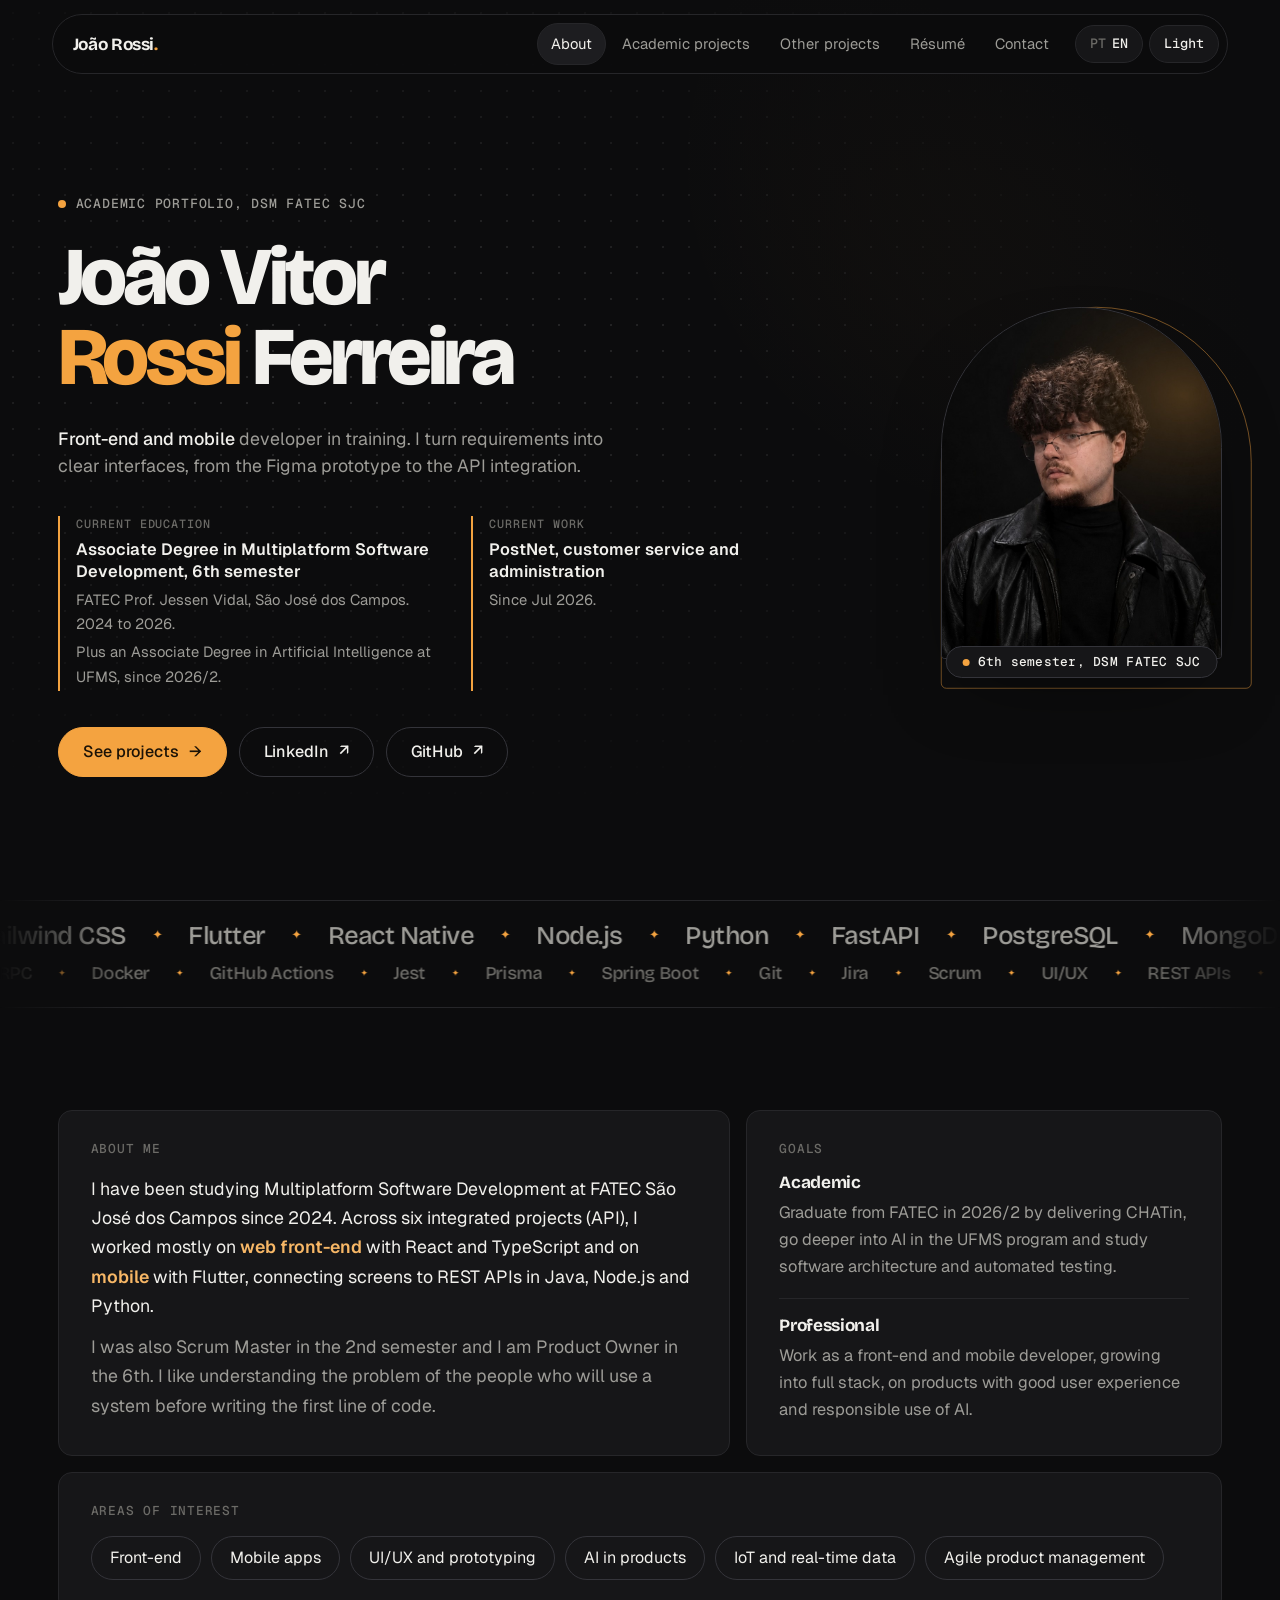
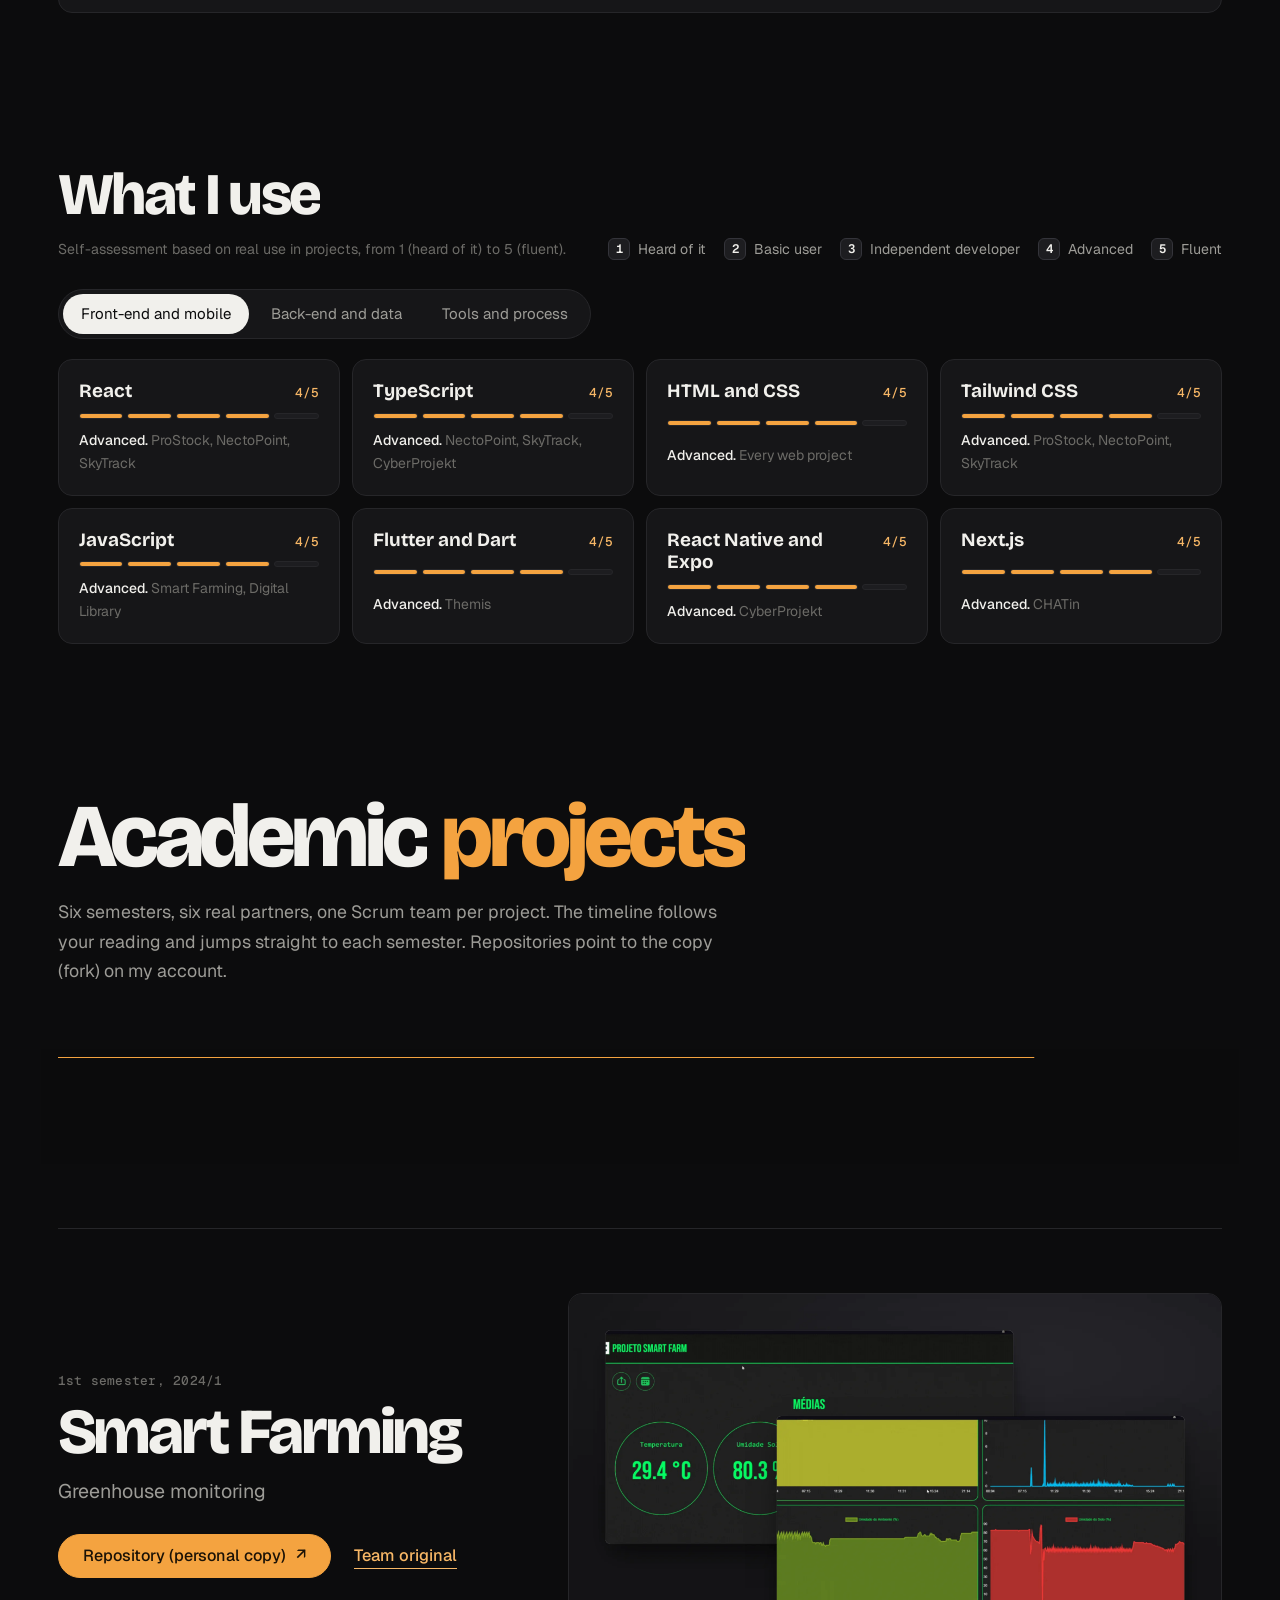
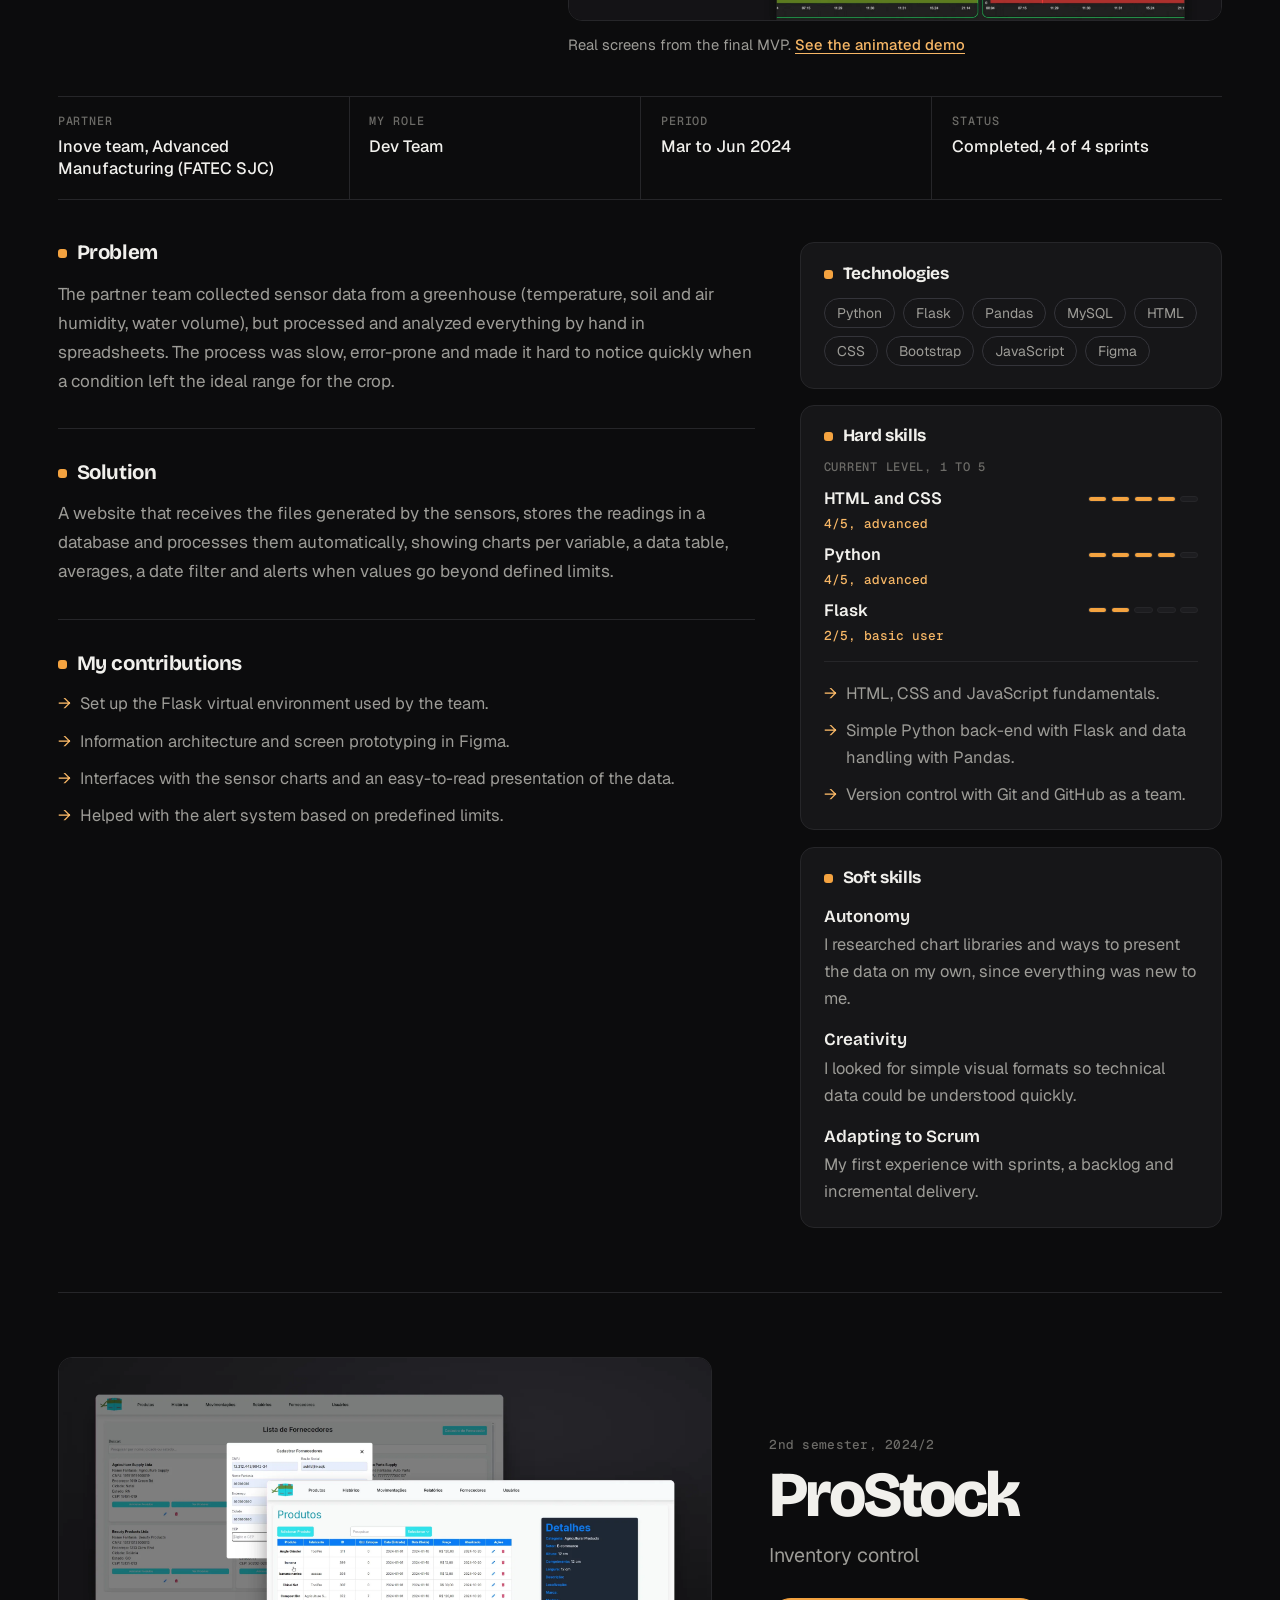
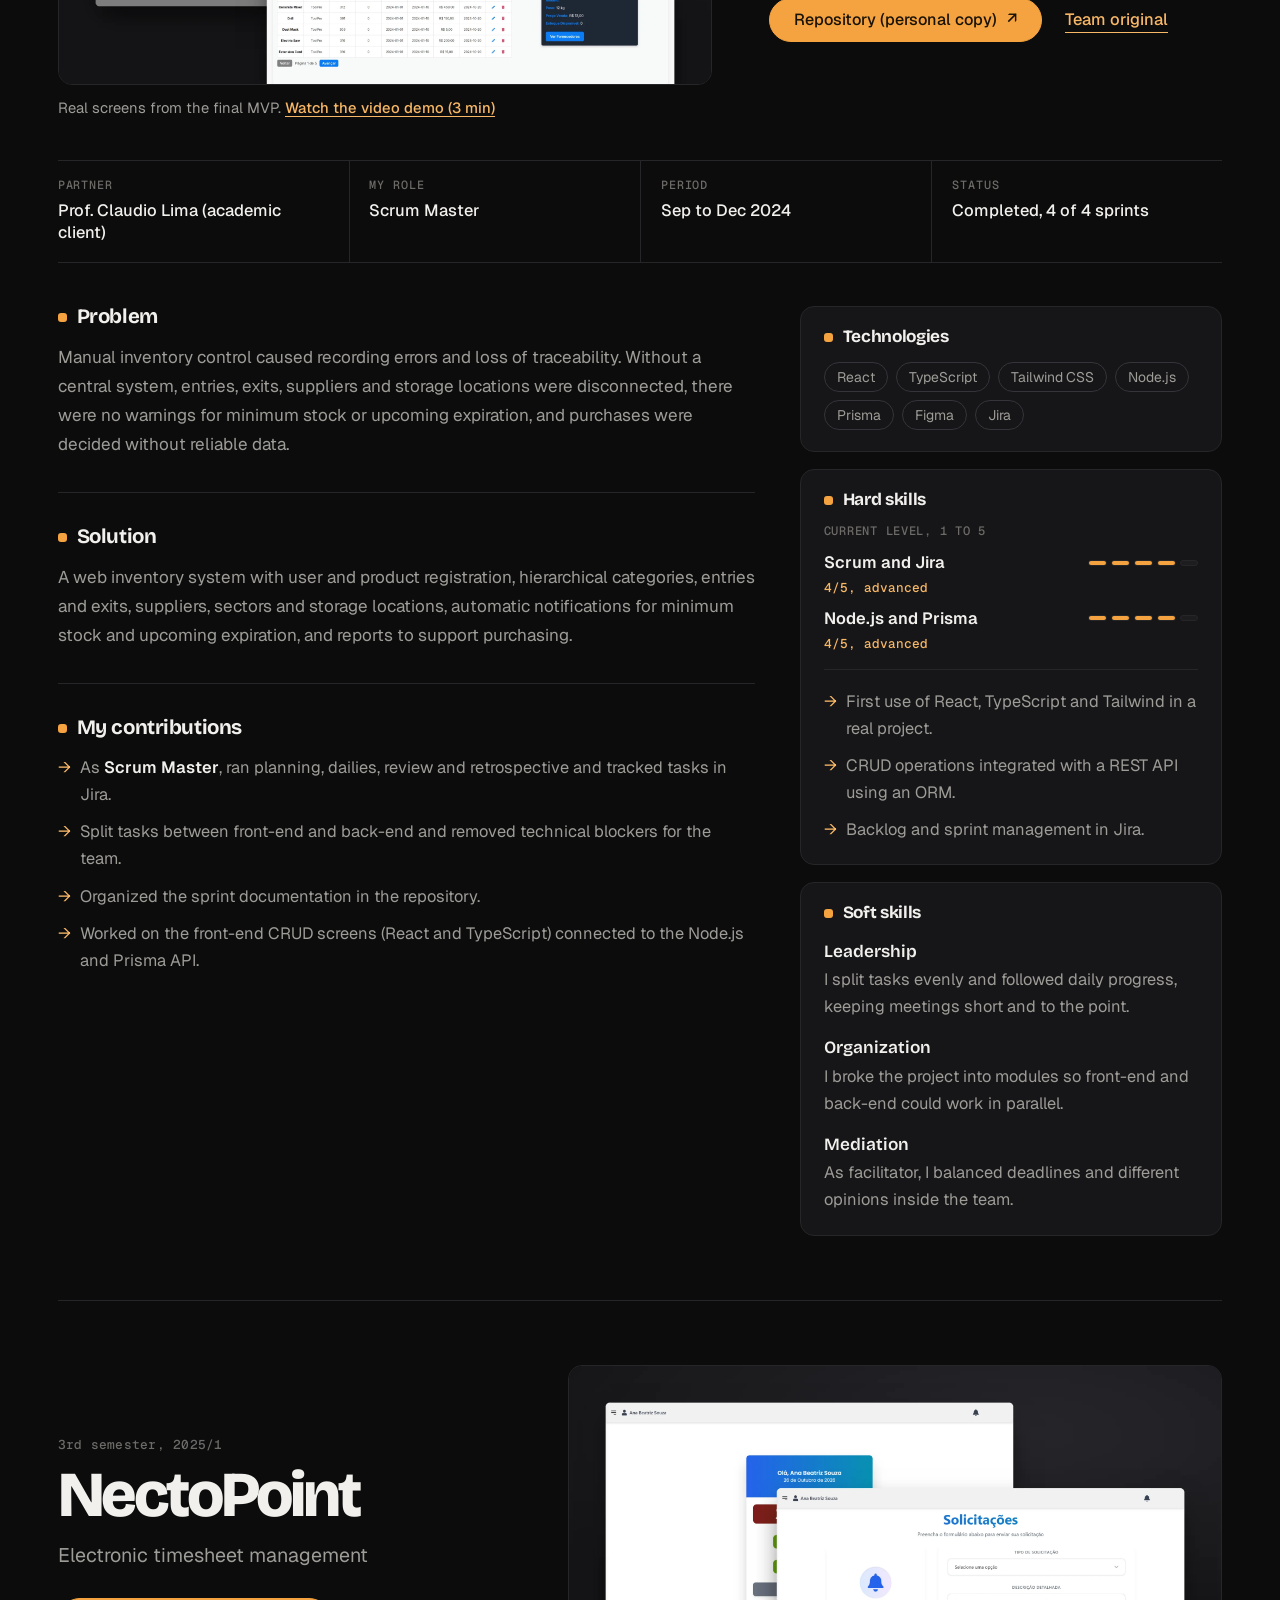
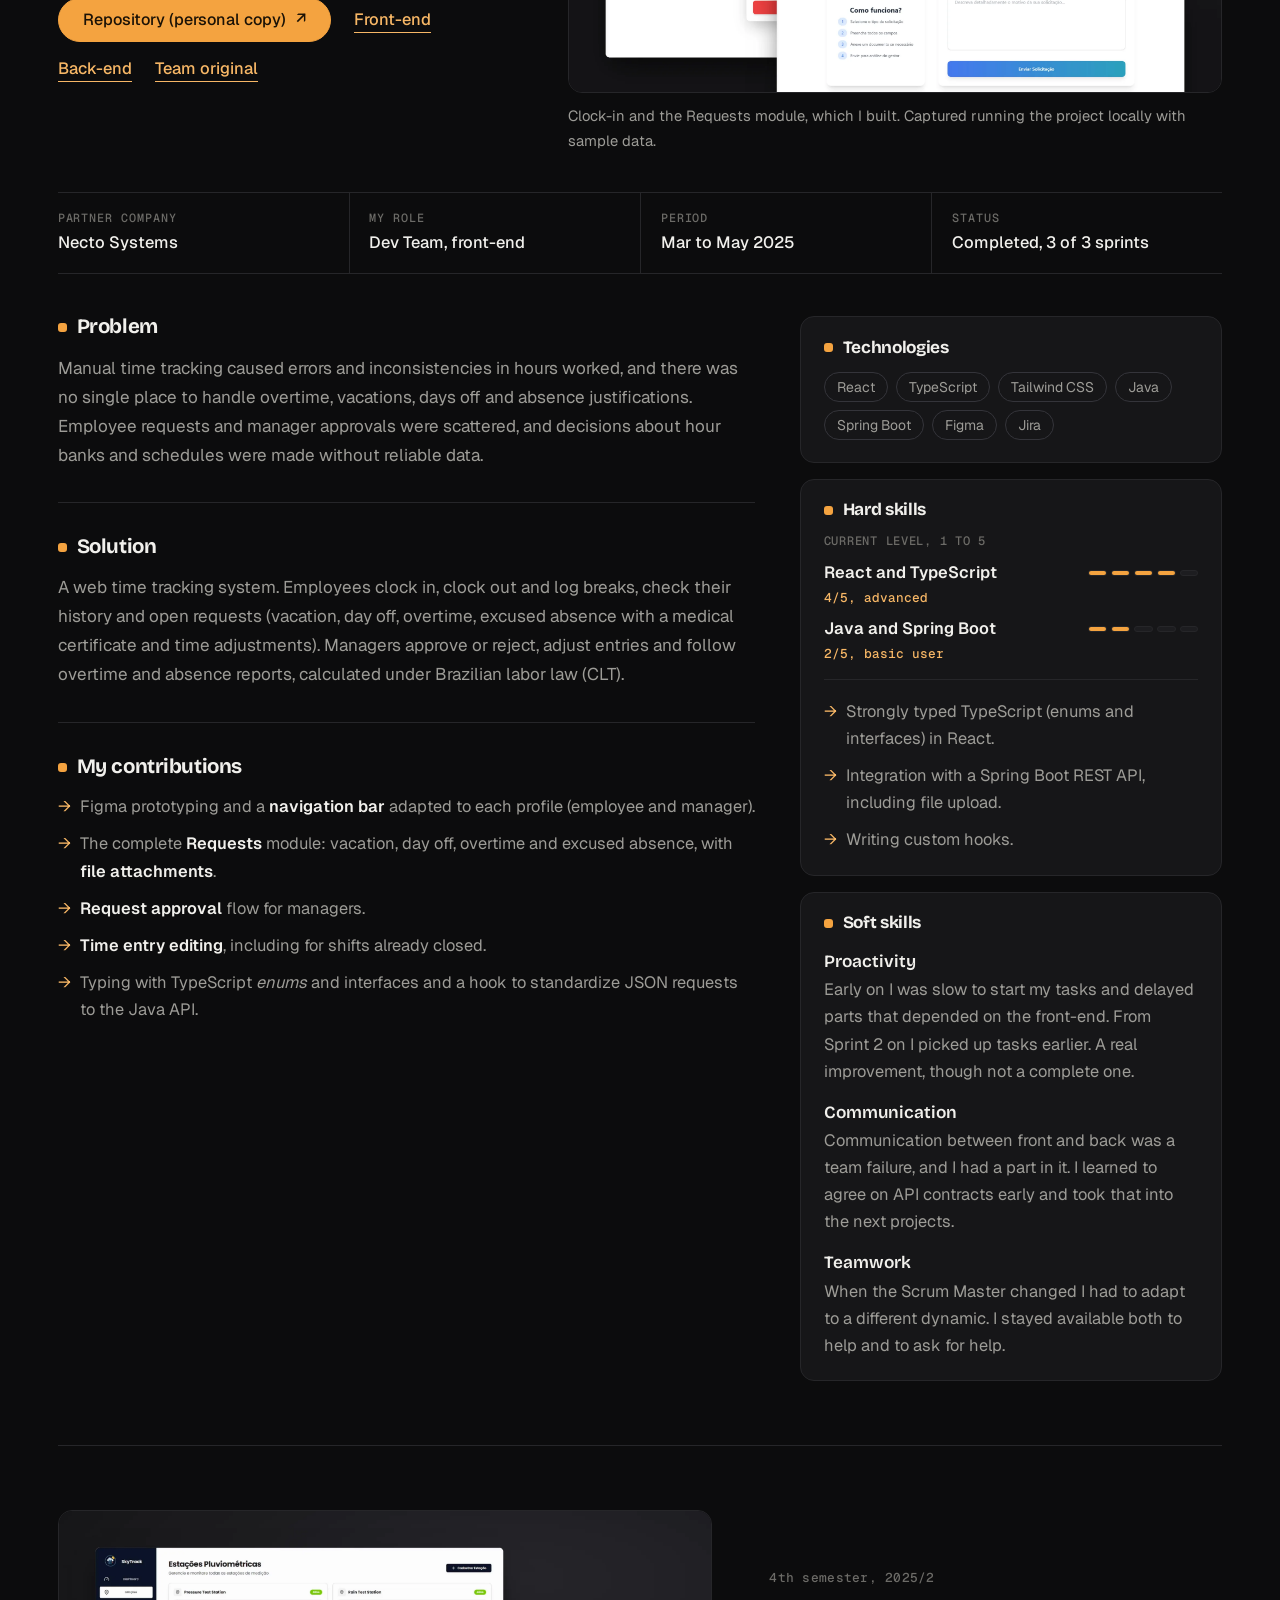
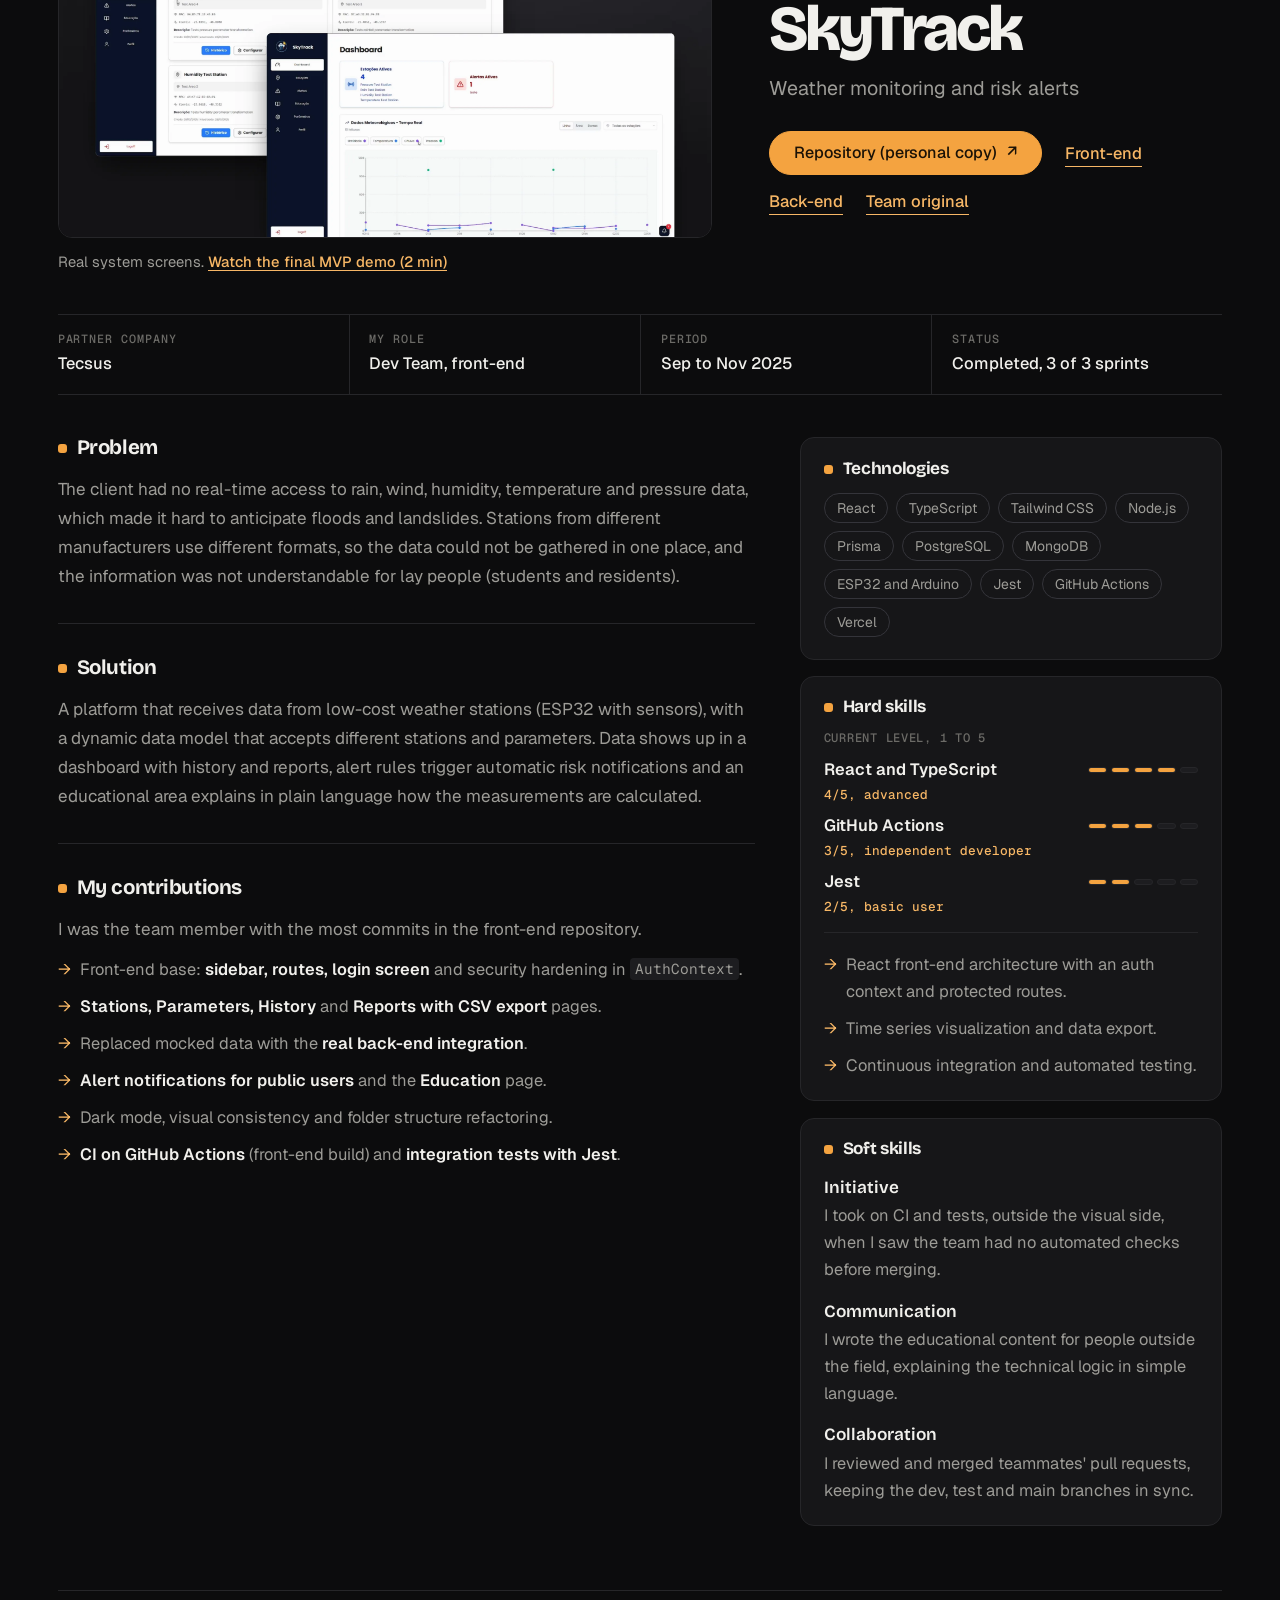
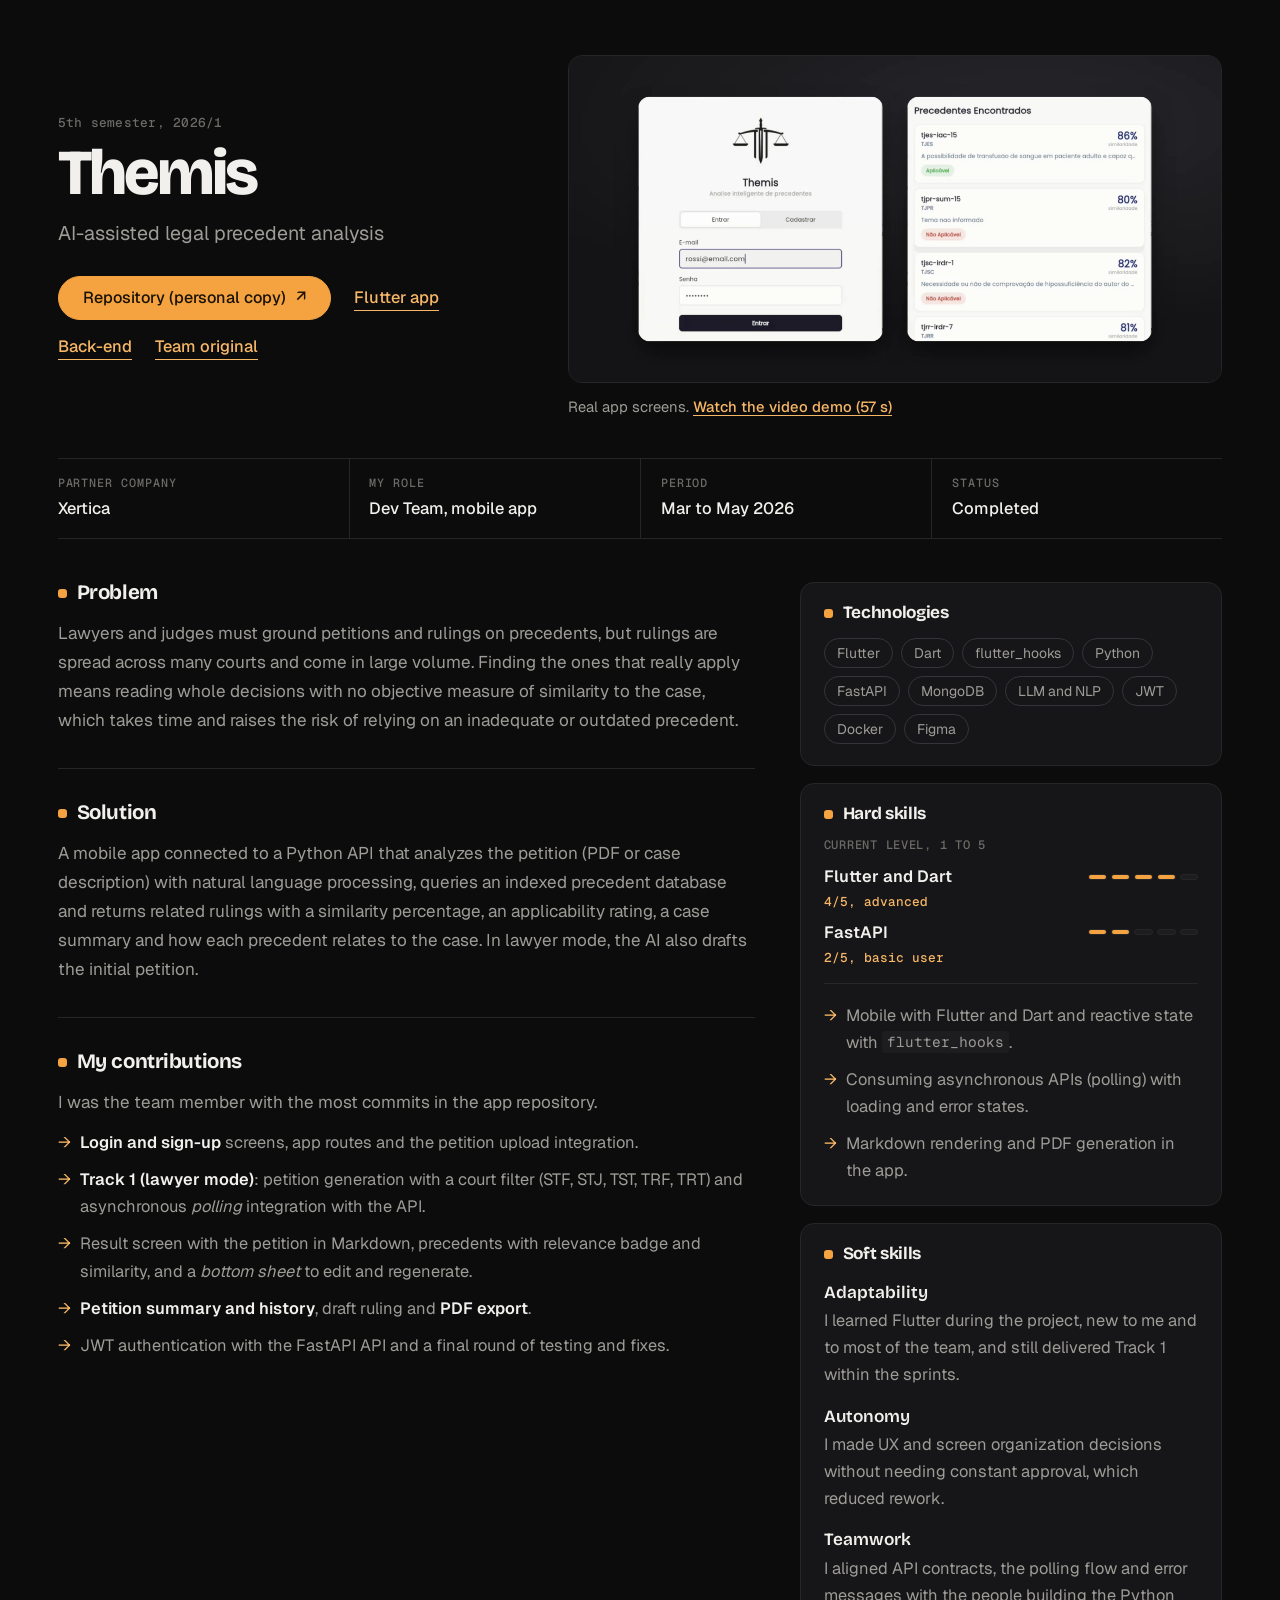
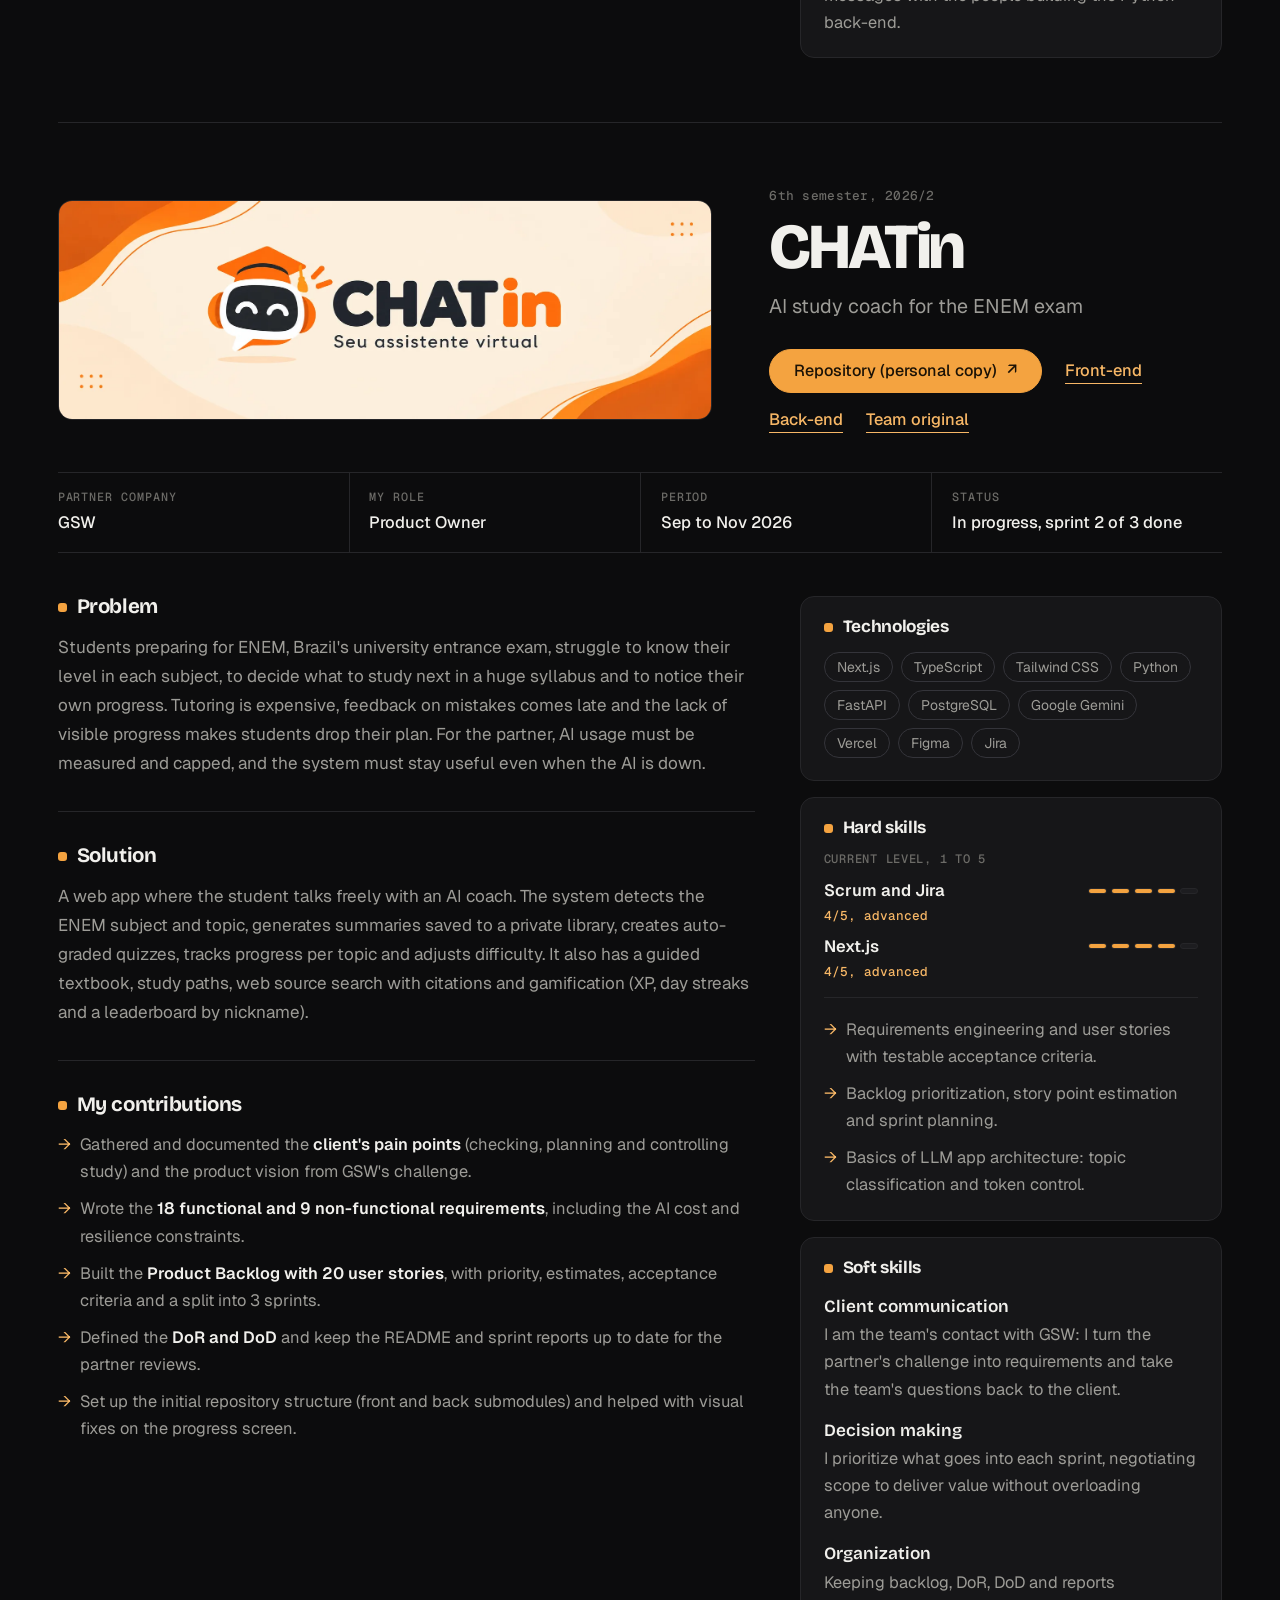
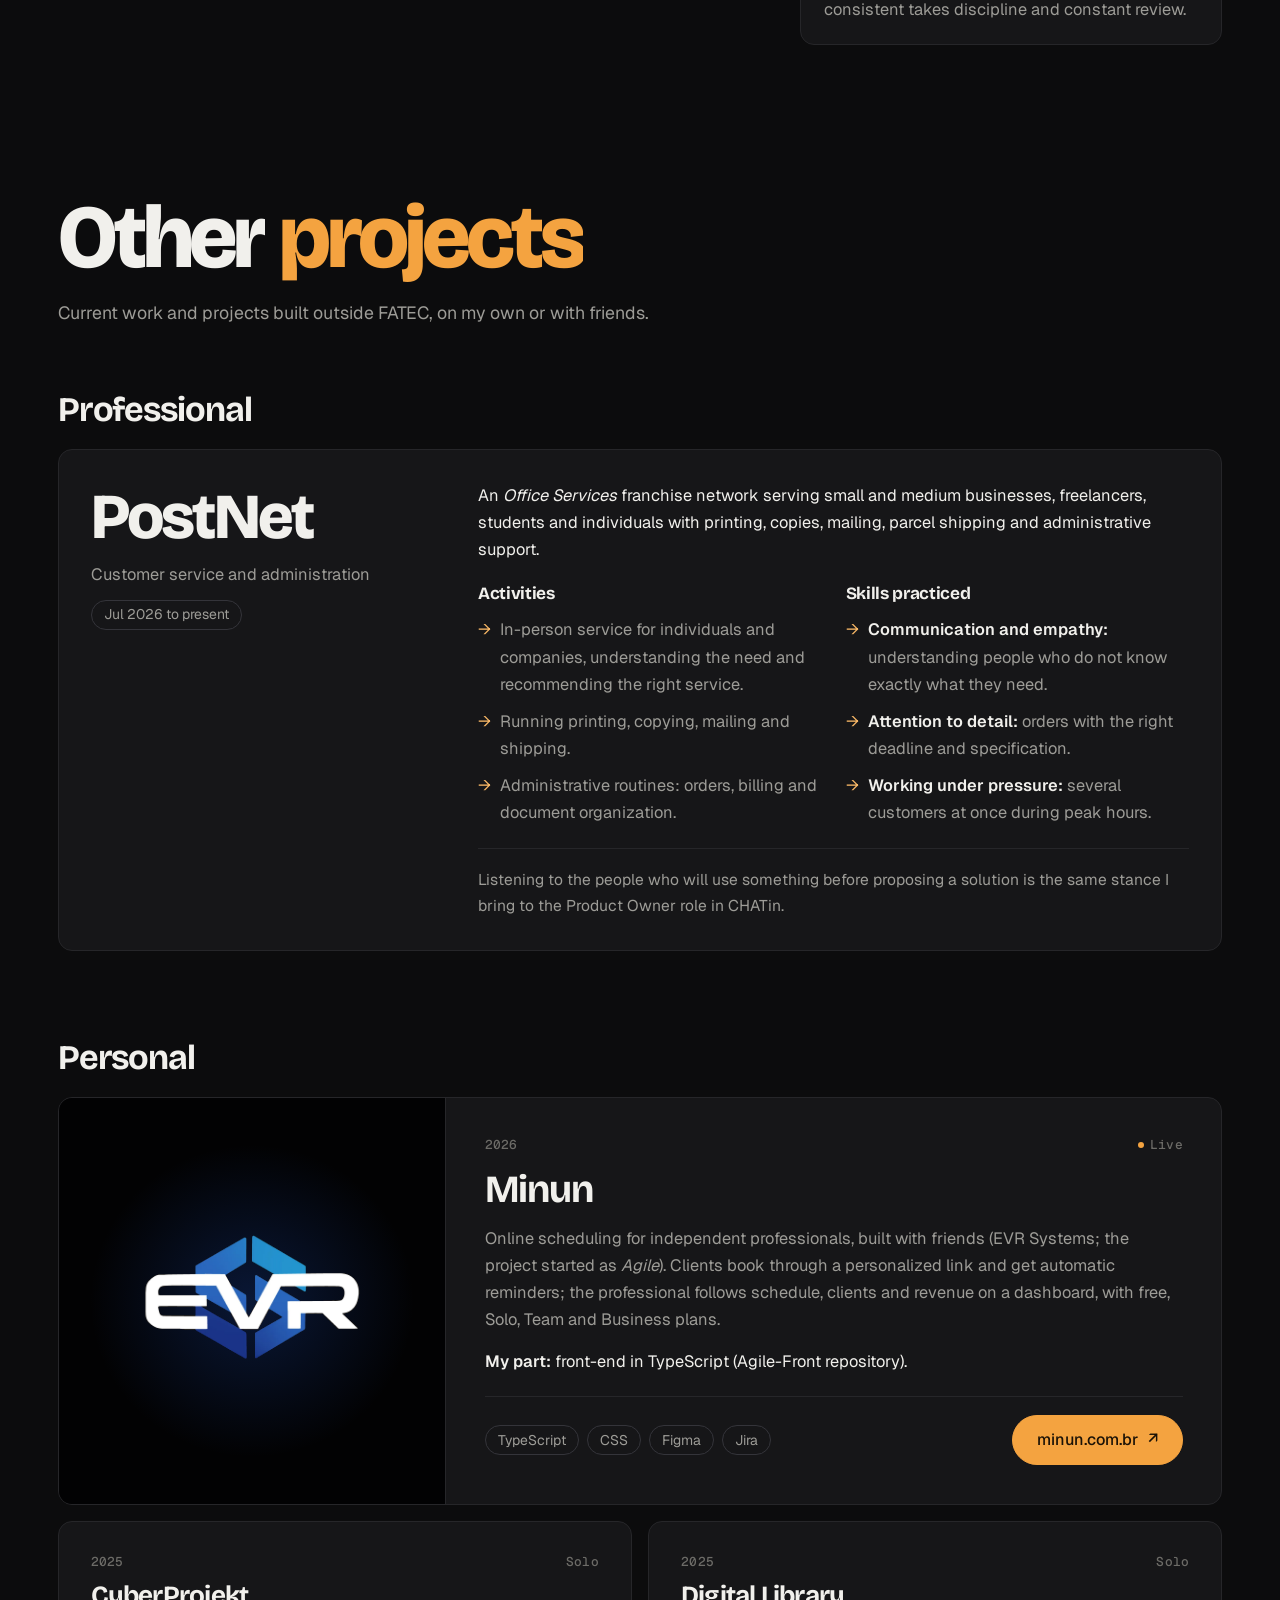
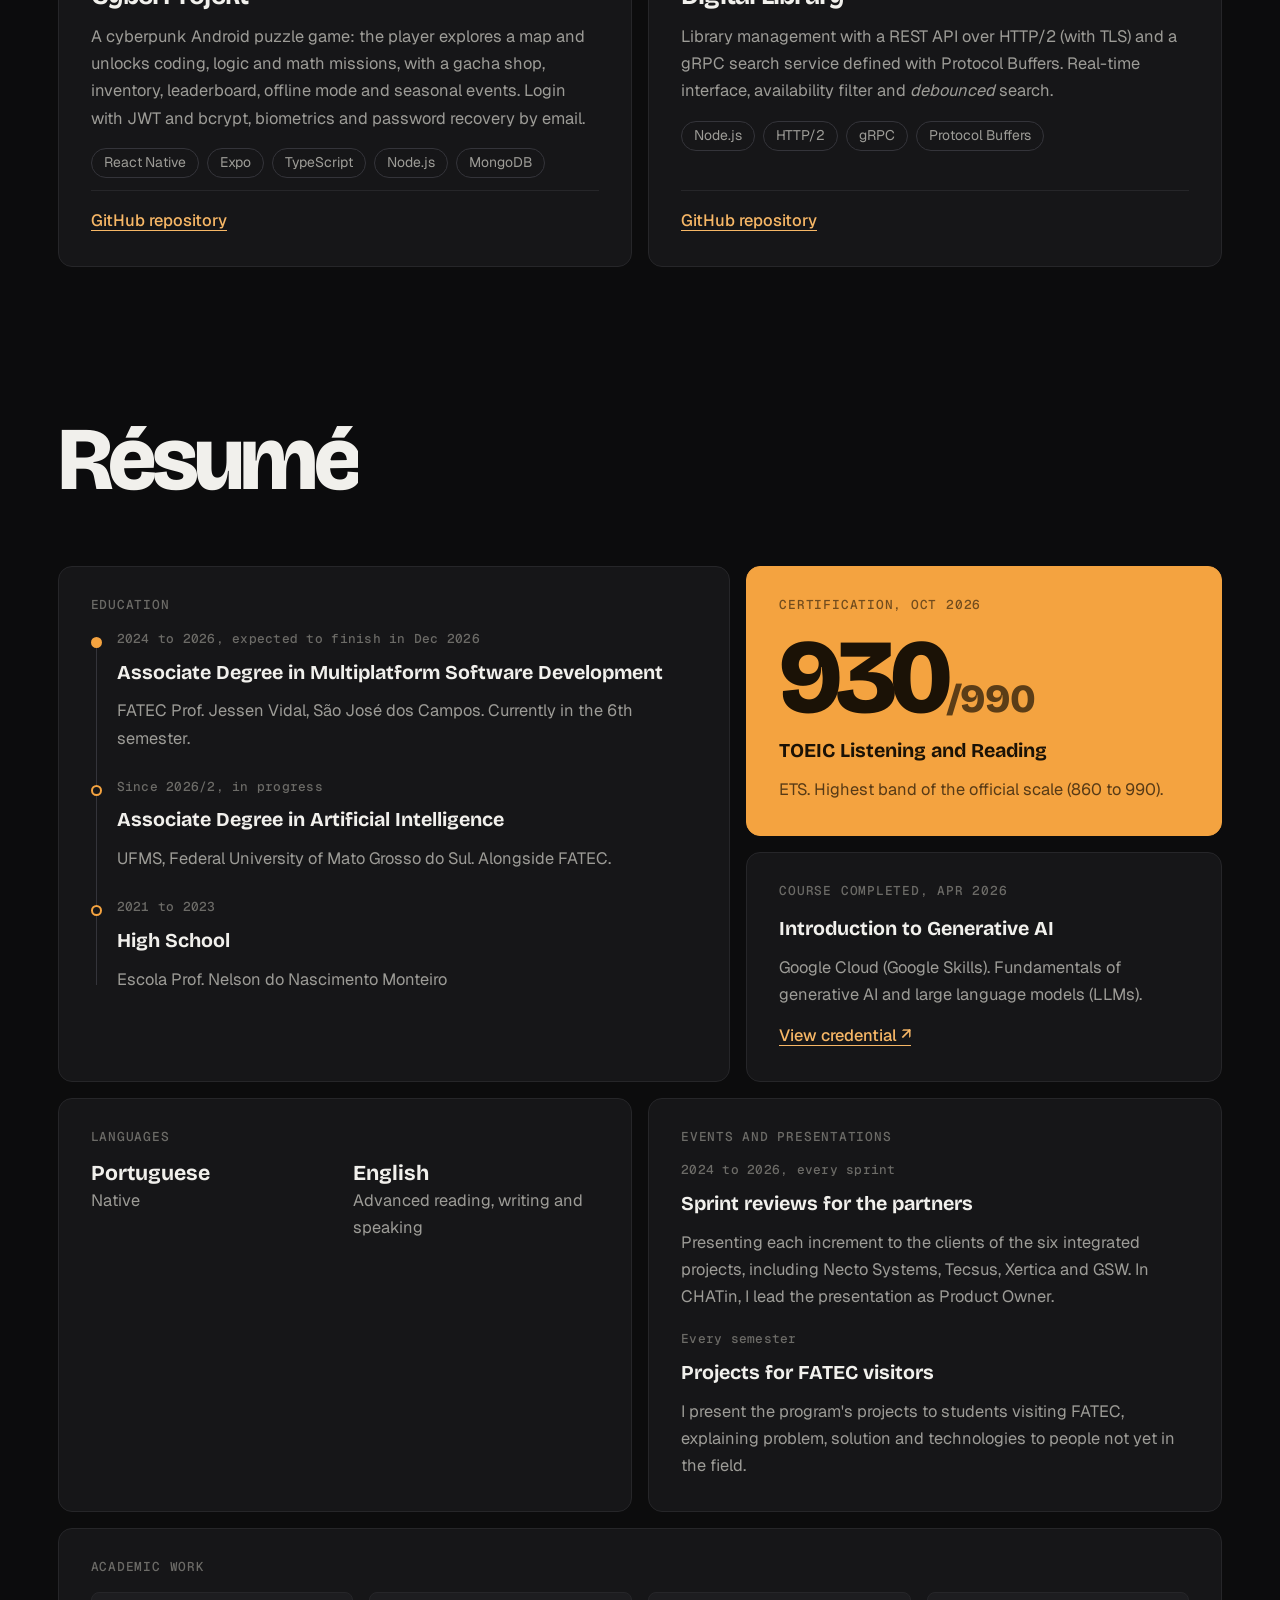
<file: en.html>
<!doctype html>
<html lang="en">
<head>
  <meta charset="utf-8">
  <meta name="viewport" content="width=device-width, initial-scale=1">
  <title>João Vitor Rossi Ferreira | Academic Portfolio DSM FATEC SJC</title>
  <meta name="description" content="Academic portfolio of João Vitor Rossi Ferreira, front-end and mobile developer in training at the Multiplatform Software Development program, FATEC São José dos Campos, Brazil.">
  <meta name="author" content="João Vitor Rossi Ferreira">
  <meta property="og:title" content="João Vitor Rossi Ferreira | Academic Portfolio">
  <meta property="og:description" content="Front-end and mobile developer in training, DSM FATEC São José dos Campos, Brazil.">
  <meta property="og:type" content="website">
  <meta name="theme-color" content="#0c0c0d">
  <link rel="alternate" hreflang="pt-BR" href="index.html">
  <link rel="alternate" hreflang="en" href="en.html">
  <link rel="icon" href="assets/img/favicon.svg" type="image/svg+xml">
  <link rel="preconnect" href="https://fonts.googleapis.com">
  <link rel="preconnect" href="https://fonts.gstatic.com" crossorigin>
  <link href="https://fonts.googleapis.com/css2?family=Bricolage+Grotesque:opsz,wght@12..96,500..800&family=Geist:wght@400;500;600&family=Geist+Mono:wght@400;500;600&display=swap" rel="stylesheet">
  <link rel="stylesheet" href="assets/css/style.css">
  <script>
    document.documentElement.classList.add('js');
    try { var t = localStorage.getItem('theme'); if (t) document.documentElement.dataset.theme = t; } catch (e) {}
  </script>
</head>
<body>
  <a class="skip-link" href="#conteudo">Skip to content</a>
  <div class="progress" aria-hidden="true"></div>

  <header class="site-header">
    <div class="header-inner">
      <a class="brand" href="#apresentacao" aria-label="João Vitor Rossi Ferreira, home">João Rossi<b>.</b></a>
      <nav class="main-nav" id="main-nav" aria-label="Main navigation">
        <span class="nav-pill" aria-hidden="true"></span>
        <ul>
          <li><a href="#apresentacao">About</a></li>
          <li><a href="#projetos-api">Academic projects</a></li>
          <li><a href="#outros-projetos">Other projects</a></li>
          <li><a href="#curriculo">Résumé</a></li>
          <li><a href="#contato">Contact</a></li>
        </ul>
      </nav>
      <div class="header-actions">
        <a class="pill-btn lang-btn" href="index.html" hreflang="pt-BR" title="Ler em português" aria-label="Ler este portfólio em português"><span lang="pt-BR">PT</span><span class="on">EN</span></a>
        <button class="pill-btn" id="theme-toggle" type="button" aria-label="Toggle light and dark theme" data-dark="Dark" data-light="Light">Light</button>
        <button class="pill-btn menu-btn" id="menu-toggle" type="button" aria-expanded="false" aria-controls="main-nav">Menu</button>
      </div>
    </div>
  </header>

  <main id="conteudo">
    <!-- 1. ABOUT -->
    <section id="apresentacao" class="hero" aria-labelledby="titulo-apresentacao">
      <canvas class="hero-dots" aria-hidden="true"></canvas>
      <div class="hero-dots-fade" aria-hidden="true"></div>

      <div class="wrap hero-stage">
        <div class="hero-copy">
          <p class="hero-kicker"><i aria-hidden="true"></i>Academic portfolio, DSM FATEC SJC</p>
          <h1 class="hero-name split" id="titulo-apresentacao">
            <span class="mask" style="--i:0"><span>João Vitor</span></span>
            <span class="mask" style="--i:1"><span><em>Rossi</em> Ferreira</span></span>
          </h1>
          <p class="hero-lead rv"><strong>Front-end and mobile</strong> developer in training. I turn requirements into clear interfaces, from the Figma prototype to the API integration.</p>
          <dl class="hero-facts rv">
            <div>
              <dt>Current education</dt>
              <dd><strong>Associate Degree in Multiplatform Software Development, 6th semester</strong><span>FATEC Prof. Jessen Vidal, São José dos Campos. 2024 to 2026.</span><span>Plus an Associate Degree in Artificial Intelligence at UFMS, since 2026/2.</span></dd>
            </div>
            <div>
              <dt>Current work</dt>
              <dd><strong>PostNet, customer service and administration</strong><span>Since Jul 2026.</span></dd>
            </div>
          </dl>
          <div class="hero-cta rv">
            <a class="btn btn-primary magnetic" href="#projetos-api">See projects <span class="arr" aria-hidden="true">→</span></a>
            <a class="btn magnetic" href="https://www.linkedin.com/in/jo%C3%A3o-rossi-7311a0301" target="_blank" rel="noopener">LinkedIn <span class="arr" aria-hidden="true">↗</span></a>
            <a class="btn magnetic" href="https://github.com/joaorossiferreira" target="_blank" rel="noopener">GitHub <span class="arr" aria-hidden="true">↗</span></a>
          </div>
        </div>
        <figure class="hero-photo">
          <div class="frame"><img src="assets/img/foto.jpg" alt="Photo of João Vitor Rossi Ferreira" width="320" height="400"></div>
          <figcaption class="photo-tag"><i aria-hidden="true"></i>6th semester, DSM FATEC SJC</figcaption>
        </figure>
      </div>

      <div class="tapes" aria-hidden="true">
        <div class="tape tape-a"><div class="tape-track"><span>React</span><span>TypeScript</span><span>Next.js</span><span>Tailwind CSS</span><span>Flutter</span><span>React Native</span><span>Node.js</span><span>Python</span><span>FastAPI</span><span>PostgreSQL</span><span>MongoDB</span><span>Figma</span></div></div>
        <div class="tape tape-b"><div class="tape-track"><span>Docker</span><span>GitHub Actions</span><span>Jest</span><span>Prisma</span><span>Spring Boot</span><span>Git</span><span>Jira</span><span>Scrum</span><span>UI/UX</span><span>REST APIs</span><span>Applied AI</span><span>Dart</span><span>Expo</span><span>gRPC</span></div></div>
      </div>

      <div class="wrap">
        <div class="about">
          <article class="cell c-sobre rv">
            <p class="cell-label">About me</p>
            <p>I have been studying Multiplatform Software Development at FATEC São José dos Campos since 2024. Across six integrated projects (API), I worked mostly on <strong>web front-end</strong> with React and TypeScript and on <strong>mobile</strong> with Flutter, connecting screens to REST APIs in Java, Node.js and Python.</p>
            <p class="muted">I was also Scrum Master in the 2nd semester and I am Product Owner in the 6th. I like understanding the problem of the people who will use a system before writing the first line of code.</p>
          </article>
          <article class="cell c-obj rv">
            <p class="cell-label">Goals</p>
            <div class="goal">
              <h4>Academic</h4>
              <p>Graduate from FATEC in 2026/2 by delivering CHATin, go deeper into AI in the UFMS program and study software architecture and automated testing.</p>
            </div>
            <div class="goal">
              <h4>Professional</h4>
              <p>Work as a front-end and mobile developer, growing into full stack, on products with good user experience and responsible use of AI.</p>
            </div>
          </article>
          <article class="cell c-int rv">
            <p class="cell-label">Areas of interest</p>
            <ul class="interests">
              <li>Front-end</li>
              <li>Mobile apps</li>
              <li>UI/UX and prototyping</li>
              <li>AI in products</li>
              <li>IoT and real-time data</li>
              <li>Agile product management</li>
            </ul>
          </article>
        </div>

        <!-- Technical skills with levels (Note 2 of the guidelines) -->
        <div class="stack" id="stack">
          <div class="stack-top">
            <div>
              <h2 class="stack-title split">What I use</h2>
              <p class="scale-note">Self-assessment based on real use in projects, from 1 (heard of it) to 5 (fluent).</p>
            </div>
            <ol class="scale" aria-label="Level scale">
              <li><b>1</b>Heard of it</li>
              <li><b>2</b>Basic user</li>
              <li><b>3</b>Independent developer</li>
              <li><b>4</b>Advanced</li>
              <li><b>5</b>Fluent</li>
            </ol>
          </div>
          <div class="tabs" role="tablist" aria-label="Technology categories">
            <button class="tab" role="tab" id="tab-front" aria-controls="panel-front" aria-selected="true" type="button">Front-end and mobile</button>
            <button class="tab" role="tab" id="tab-back" aria-controls="panel-back" aria-selected="false" tabindex="-1" type="button">Back-end and data</button>
            <button class="tab" role="tab" id="tab-tools" aria-controls="panel-tools" aria-selected="false" tabindex="-1" type="button">Tools and process</button>
          </div>
          <ul class="skills tab-panel" id="panel-front" role="tabpanel" aria-labelledby="tab-front">
            <li class="skill"><div class="skill-top"><span class="skill-name">React</span><span class="skill-lvl">4/5</span></div><div class="meter" data-l="4" role="img" aria-label="Level 4 of 5"><i></i><i></i><i></i><i></i><i></i></div><p class="skill-where"><b>Advanced.</b> ProStock, NectoPoint, SkyTrack</p></li>
            <li class="skill"><div class="skill-top"><span class="skill-name">TypeScript</span><span class="skill-lvl">4/5</span></div><div class="meter" data-l="4" role="img" aria-label="Level 4 of 5"><i></i><i></i><i></i><i></i><i></i></div><p class="skill-where"><b>Advanced.</b> NectoPoint, SkyTrack, CyberProjekt</p></li>
            <li class="skill"><div class="skill-top"><span class="skill-name">HTML and CSS</span><span class="skill-lvl">4/5</span></div><div class="meter" data-l="4" role="img" aria-label="Level 4 of 5"><i></i><i></i><i></i><i></i><i></i></div><p class="skill-where"><b>Advanced.</b> Every web project</p></li>
            <li class="skill"><div class="skill-top"><span class="skill-name">Tailwind CSS</span><span class="skill-lvl">4/5</span></div><div class="meter" data-l="4" role="img" aria-label="Level 4 of 5"><i></i><i></i><i></i><i></i><i></i></div><p class="skill-where"><b>Advanced.</b> ProStock, NectoPoint, SkyTrack</p></li>
            <li class="skill"><div class="skill-top"><span class="skill-name">JavaScript</span><span class="skill-lvl">4/5</span></div><div class="meter" data-l="4" role="img" aria-label="Level 4 of 5"><i></i><i></i><i></i><i></i><i></i></div><p class="skill-where"><b>Advanced.</b> Smart Farming, Digital Library</p></li>
            <li class="skill"><div class="skill-top"><span class="skill-name">Flutter and Dart</span><span class="skill-lvl">4/5</span></div><div class="meter" data-l="4" role="img" aria-label="Level 4 of 5"><i></i><i></i><i></i><i></i><i></i></div><p class="skill-where"><b>Advanced.</b> Themis</p></li>
            <li class="skill"><div class="skill-top"><span class="skill-name">React Native and Expo</span><span class="skill-lvl">4/5</span></div><div class="meter" data-l="4" role="img" aria-label="Level 4 of 5"><i></i><i></i><i></i><i></i><i></i></div><p class="skill-where"><b>Advanced.</b> CyberProjekt</p></li>
            <li class="skill"><div class="skill-top"><span class="skill-name">Next.js</span><span class="skill-lvl">4/5</span></div><div class="meter" data-l="4" role="img" aria-label="Level 4 of 5"><i></i><i></i><i></i><i></i><i></i></div><p class="skill-where"><b>Advanced.</b> CHATin</p></li>
          </ul>
          <ul class="skills tab-panel" id="panel-back" role="tabpanel" aria-labelledby="tab-back" hidden>
            <li class="skill"><div class="skill-top"><span class="skill-name">Node.js and Prisma</span><span class="skill-lvl">4/5</span></div><div class="meter" data-l="4" role="img" aria-label="Level 4 of 5"><i></i><i></i><i></i><i></i><i></i></div><p class="skill-where"><b>Advanced.</b> ProStock, SkyTrack, CyberProjekt</p></li>
            <li class="skill"><div class="skill-top"><span class="skill-name">Python</span><span class="skill-lvl">4/5</span></div><div class="meter" data-l="4" role="img" aria-label="Level 4 of 5"><i></i><i></i><i></i><i></i><i></i></div><p class="skill-where"><b>Advanced.</b> Smart Farming, Z-Score, AI agent</p></li>
            <li class="skill"><div class="skill-top"><span class="skill-name">SQL (MySQL and PostgreSQL)</span><span class="skill-lvl">4/5</span></div><div class="meter" data-l="4" role="img" aria-label="Level 4 of 5"><i></i><i></i><i></i><i></i><i></i></div><p class="skill-where"><b>Advanced.</b> Smart Farming, SkyTrack, CHATin</p></li>
            <li class="skill"><div class="skill-top"><span class="skill-name">MongoDB</span><span class="skill-lvl">4/5</span></div><div class="meter" data-l="4" role="img" aria-label="Level 4 of 5"><i></i><i></i><i></i><i></i><i></i></div><p class="skill-where"><b>Advanced.</b> SkyTrack, CyberProjekt</p></li>
            <li class="skill"><div class="skill-top"><span class="skill-name">FastAPI and Flask</span><span class="skill-lvl">2/5</span></div><div class="meter" data-l="2" role="img" aria-label="Level 2 of 5"><i></i><i></i><i></i><i></i><i></i></div><p class="skill-where"><b>Basic user.</b> Smart Farming, Themis</p></li>
            <li class="skill"><div class="skill-top"><span class="skill-name">Java and Spring Boot</span><span class="skill-lvl">2/5</span></div><div class="meter" data-l="2" role="img" aria-label="Level 2 of 5"><i></i><i></i><i></i><i></i><i></i></div><p class="skill-where"><b>Basic user.</b> NectoPoint (integration)</p></li>
            <li class="skill"><div class="skill-top"><span class="skill-name">gRPC and HTTP/2</span><span class="skill-lvl">2/5</span></div><div class="meter" data-l="2" role="img" aria-label="Level 2 of 5"><i></i><i></i><i></i><i></i><i></i></div><p class="skill-where"><b>Basic user.</b> Digital Library</p></li>
            <li class="skill"><div class="skill-top"><span class="skill-name">Power BI and Orange</span><span class="skill-lvl">2/5</span></div><div class="meter" data-l="2" role="img" aria-label="Level 2 of 5"><i></i><i></i><i></i><i></i><i></i></div><p class="skill-where"><b>Basic user.</b> Data analysis</p></li>
          </ul>
          <ul class="skills tab-panel" id="panel-tools" role="tabpanel" aria-labelledby="tab-tools" hidden>
            <li class="skill"><div class="skill-top"><span class="skill-name">Git and GitHub</span><span class="skill-lvl">4/5</span></div><div class="meter" data-l="4" role="img" aria-label="Level 4 of 5"><i></i><i></i><i></i><i></i><i></i></div><p class="skill-where"><b>Advanced.</b> Every project</p></li>
            <li class="skill"><div class="skill-top"><span class="skill-name">Scrum and Jira</span><span class="skill-lvl">4/5</span></div><div class="meter" data-l="4" role="img" aria-label="Level 4 of 5"><i></i><i></i><i></i><i></i><i></i></div><p class="skill-where"><b>Advanced.</b> Scrum Master (ProStock), PO (CHATin)</p></li>
            <li class="skill"><div class="skill-top"><span class="skill-name">Figma</span><span class="skill-lvl">4/5</span></div><div class="meter" data-l="4" role="img" aria-label="Level 4 of 5"><i></i><i></i><i></i><i></i><i></i></div><p class="skill-where"><b>Advanced.</b> Prototypes for every API</p></li>
            <li class="skill"><div class="skill-top"><span class="skill-name">GitHub Actions</span><span class="skill-lvl">3/5</span></div><div class="meter" data-l="3" role="img" aria-label="Level 3 of 5"><i></i><i></i><i></i><i></i><i></i></div><p class="skill-where"><b>Independent developer.</b> SkyTrack, Security Testing</p></li>
            <li class="skill"><div class="skill-top"><span class="skill-name">Docker</span><span class="skill-lvl">3/5</span></div><div class="meter" data-l="3" role="img" aria-label="Level 3 of 5"><i></i><i></i><i></i><i></i><i></i></div><p class="skill-where"><b>Independent developer.</b> Smart Farming, Themis</p></li>
            <li class="skill"><div class="skill-top"><span class="skill-name">Jest</span><span class="skill-lvl">2/5</span></div><div class="meter" data-l="2" role="img" aria-label="Level 2 of 5"><i></i><i></i><i></i><i></i><i></i></div><p class="skill-where"><b>Basic user.</b> SkyTrack</p></li>
          </ul>
        </div>
      </div>
    </section>

    <!-- 2.1 ACADEMIC PROJECTS (API) -->
    <section id="projetos-api" class="section" aria-labelledby="titulo-api">
      <div class="wrap">
        <header class="sec-head">
          <h2 class="sec-title split" id="titulo-api">Academic <em>projects</em></h2>
          <p class="sec-intro rv">Six semesters, six real partners, one Scrum team per project. The timeline follows your reading and jumps straight to each semester. Repositories point to the copy (fork) on my account.</p>
        </header>

        <nav class="tl rv" aria-label="Timeline of the integrated projects">
          <a class="tl-item" href="#api-1"><span class="tl-sem">1st sem. 2024/1</span><span class="tl-name">Smart Farming</span><span class="tl-role">Dev Team</span></a>
          <a class="tl-item" href="#api-2"><span class="tl-sem">2nd sem. 2024/2</span><span class="tl-name">ProStock</span><span class="tl-role">Scrum Master</span></a>
          <a class="tl-item" href="#api-3"><span class="tl-sem">3rd sem. 2025/1</span><span class="tl-name">NectoPoint</span><span class="tl-role">Dev Team, front-end</span></a>
          <a class="tl-item" href="#api-4"><span class="tl-sem">4th sem. 2025/2</span><span class="tl-name">SkyTrack</span><span class="tl-role">Dev Team, front-end</span></a>
          <a class="tl-item" href="#api-5"><span class="tl-sem">5th sem. 2026/1</span><span class="tl-name">Themis</span><span class="tl-role">Dev Team, mobile</span></a>
          <a class="tl-item" href="#api-6"><span class="tl-sem">6th sem. 2026/2</span><span class="tl-name">CHATin</span><span class="tl-role">Product Owner</span></a>
        </nav>

        <article class="project" id="api-1" aria-labelledby="api-1-t">
          <div class="project-inner">
            <header class="m-head">
              <div>
                <p class="when">1st semester, 2024/1</p>
                <h3 class="m-title" id="api-1-t">Smart Farming</h3>
                <p class="m-sub">Greenhouse monitoring</p>
              </div>
              <div class="m-links">
                <a class="btn btn-primary" href="https://github.com/joaorossiferreira/Projeto-Smart-Farming" target="_blank" rel="noopener">Repository (personal copy) <span class="arr" aria-hidden="true">↗</span></a>
                <a class="link" href="https://github.com/CyberScrums/Projeto-Smart-Farming" target="_blank" rel="noopener">Team original</a>
              </div>
            </header>
            <dl class="m-facts">
              <div><dt>Partner</dt><dd>Inove team, Advanced Manufacturing (FATEC SJC)</dd></div>
              <div><dt>My role</dt><dd>Dev Team</dd></div>
              <div><dt>Period</dt><dd>Mar to Jun 2024</dd></div>
              <div><dt>Status</dt><dd>Completed, 4 of 4 sprints</dd></div>
            </dl>
            <figure class="m-shot">
              <img src="assets/img/smartfarming.webp" alt="Smart Farming screens: sensor averages and charts per variable" loading="lazy" width="2400" height="1200">
              <figcaption>Real screens from the final MVP. <a class="link" href="assets/media/smartfarming.gif" target="_blank" rel="noopener">See the animated demo</a></figcaption>
            </figure>
            <div class="m-body">
              <div class="m-main">
                <section class="m-block">
                  <h4>Problem</h4>
                  <p>The partner team collected sensor data from a greenhouse (temperature, soil and air humidity, water volume), but processed and analyzed everything by hand in spreadsheets. The process was slow, error-prone and made it hard to notice quickly when a condition left the ideal range for the crop.</p>
                </section>
                <section class="m-block">
                  <h4>Solution</h4>
                  <p>A website that receives the files generated by the sensors, stores the readings in a database and processes them automatically, showing charts per variable, a data table, averages, a date filter and alerts when values go beyond defined limits.</p>
                </section>
                <section class="m-block">
                  <h4>My contributions</h4>
                  <ul class="bullets">
                    <li>Set up the Flask virtual environment used by the team.</li>
                    <li>Information architecture and screen prototyping in Figma.</li>
                    <li>Interfaces with the sensor charts and an easy-to-read presentation of the data.</li>
                    <li>Helped with the alert system based on predefined limits.</li>
                  </ul>
                </section>
              </div>
              <aside class="m-side">
                <section class="m-block">
                  <h4>Technologies</h4>
                  <ul class="tech"><li class="chip">Python</li><li class="chip">Flask</li><li class="chip">Pandas</li><li class="chip">MySQL</li><li class="chip">HTML</li><li class="chip">CSS</li><li class="chip">Bootstrap</li><li class="chip">JavaScript</li><li class="chip">Figma</li></ul>
                </section>
                <section class="m-block">
                  <h4>Hard skills</h4>
                  <p class="lvl-cap">Current level, 1 to 5</p>
                  <ul class="lvl-list">
                    <li><span class="lvl-name">HTML and CSS</span><span class="meter" data-l="4" role="img" aria-label="Level 4 of 5"><i></i><i></i><i></i><i></i><i></i></span><span class="skill-lvl">4/5, advanced</span></li>
                    <li><span class="lvl-name">Python</span><span class="meter" data-l="4" role="img" aria-label="Level 4 of 5"><i></i><i></i><i></i><i></i><i></i></span><span class="skill-lvl">4/5, advanced</span></li>
                    <li><span class="lvl-name">Flask</span><span class="meter" data-l="2" role="img" aria-label="Level 2 of 5"><i></i><i></i><i></i><i></i><i></i></span><span class="skill-lvl">2/5, basic user</span></li>
                  </ul>
                  <ul class="bullets">
                    <li>HTML, CSS and JavaScript fundamentals.</li>
                    <li>Simple Python back-end with Flask and data handling with Pandas.</li>
                    <li>Version control with Git and GitHub as a team.</li>
                  </ul>
                </section>
                <section class="m-block">
                  <h4>Soft skills</h4>
                  <dl class="soft">
                    <dt>Autonomy</dt><dd>I researched chart libraries and ways to present the data on my own, since everything was new to me.</dd>
                    <dt>Creativity</dt><dd>I looked for simple visual formats so technical data could be understood quickly.</dd>
                    <dt>Adapting to Scrum</dt><dd>My first experience with sprints, a backlog and incremental delivery.</dd>
                  </dl>
                </section>
              </aside>
            </div>
          </div>
        </article>

        <article class="project" id="api-2" aria-labelledby="api-2-t">
          <div class="project-inner">
            <header class="m-head">
              <div>
                <p class="when">2nd semester, 2024/2</p>
                <h3 class="m-title" id="api-2-t">ProStock</h3>
                <p class="m-sub">Inventory control</p>
              </div>
              <div class="m-links">
                <a class="btn btn-primary" href="https://github.com/joaorossiferreira/API_2Semestre" target="_blank" rel="noopener">Repository (personal copy) <span class="arr" aria-hidden="true">↗</span></a>
                <a class="link" href="https://github.com/EquipeSkyfall/API_2Semestre" target="_blank" rel="noopener">Team original</a>
              </div>
            </header>
            <dl class="m-facts">
              <div><dt>Partner</dt><dd>Prof. Claudio Lima (academic client)</dd></div>
              <div><dt>My role</dt><dd>Scrum Master</dd></div>
              <div><dt>Period</dt><dd>Sep to Dec 2024</dd></div>
              <div><dt>Status</dt><dd>Completed, 4 of 4 sprints</dd></div>
            </dl>
            <figure class="m-shot">
              <img src="assets/img/prostock.webp" alt="ProStock screens: supplier registration and product list with a details panel" loading="lazy" width="2400" height="1200">
              <figcaption>Real screens from the final MVP. <a class="link" href="assets/media/prostock.mp4" target="_blank" rel="noopener">Watch the video demo (3 min)</a></figcaption>
            </figure>
            <div class="m-body">
              <div class="m-main">
                <section class="m-block">
                  <h4>Problem</h4>
                  <p>Manual inventory control caused recording errors and loss of traceability. Without a central system, entries, exits, suppliers and storage locations were disconnected, there were no warnings for minimum stock or upcoming expiration, and purchases were decided without reliable data.</p>
                </section>
                <section class="m-block">
                  <h4>Solution</h4>
                  <p>A web inventory system with user and product registration, hierarchical categories, entries and exits, suppliers, sectors and storage locations, automatic notifications for minimum stock and upcoming expiration, and reports to support purchasing.</p>
                </section>
                <section class="m-block">
                  <h4>My contributions</h4>
                  <ul class="bullets">
                    <li>As <strong>Scrum Master</strong>, ran planning, dailies, review and retrospective and tracked tasks in Jira.</li>
                    <li>Split tasks between front-end and back-end and removed technical blockers for the team.</li>
                    <li>Organized the sprint documentation in the repository.</li>
                    <li>Worked on the front-end CRUD screens (React and TypeScript) connected to the Node.js and Prisma API.</li>
                  </ul>
                </section>
              </div>
              <aside class="m-side">
                <section class="m-block">
                  <h4>Technologies</h4>
                  <ul class="tech"><li class="chip">React</li><li class="chip">TypeScript</li><li class="chip">Tailwind CSS</li><li class="chip">Node.js</li><li class="chip">Prisma</li><li class="chip">Figma</li><li class="chip">Jira</li></ul>
                </section>
                <section class="m-block">
                  <h4>Hard skills</h4>
                  <p class="lvl-cap">Current level, 1 to 5</p>
                  <ul class="lvl-list">
                    <li><span class="lvl-name">Scrum and Jira</span><span class="meter" data-l="4" role="img" aria-label="Level 4 of 5"><i></i><i></i><i></i><i></i><i></i></span><span class="skill-lvl">4/5, advanced</span></li>
                    <li><span class="lvl-name">Node.js and Prisma</span><span class="meter" data-l="4" role="img" aria-label="Level 4 of 5"><i></i><i></i><i></i><i></i><i></i></span><span class="skill-lvl">4/5, advanced</span></li>
                  </ul>
                  <ul class="bullets">
                    <li>First use of React, TypeScript and Tailwind in a real project.</li>
                    <li>CRUD operations integrated with a REST API using an ORM.</li>
                    <li>Backlog and sprint management in Jira.</li>
                  </ul>
                </section>
                <section class="m-block">
                  <h4>Soft skills</h4>
                  <dl class="soft">
                    <dt>Leadership</dt><dd>I split tasks evenly and followed daily progress, keeping meetings short and to the point.</dd>
                    <dt>Organization</dt><dd>I broke the project into modules so front-end and back-end could work in parallel.</dd>
                    <dt>Mediation</dt><dd>As facilitator, I balanced deadlines and different opinions inside the team.</dd>
                  </dl>
                </section>
              </aside>
            </div>
          </div>
        </article>

        <article class="project" id="api-3" aria-labelledby="api-3-t">
          <div class="project-inner">
            <header class="m-head">
              <div>
                <p class="when">3rd semester, 2025/1</p>
                <h3 class="m-title" id="api-3-t">NectoPoint</h3>
                <p class="m-sub">Electronic timesheet management</p>
              </div>
              <div class="m-links">
                <a class="btn btn-primary" href="https://github.com/joaorossiferreira/nectopoint" target="_blank" rel="noopener">Repository (personal copy) <span class="arr" aria-hidden="true">↗</span></a>
                <a class="link" href="https://github.com/joaorossiferreira/nectopoint-front" target="_blank" rel="noopener">Front-end</a>
                <a class="link" href="https://github.com/joaorossiferreira/nectopoint-back" target="_blank" rel="noopener">Back-end</a>
                <a class="link" href="https://github.com/Equipe-Skyfall/nectopoint" target="_blank" rel="noopener">Team original</a>
              </div>
            </header>
            <dl class="m-facts">
              <div><dt>Partner company</dt><dd>Necto Systems</dd></div>
              <div><dt>My role</dt><dd>Dev Team, front-end</dd></div>
              <div><dt>Period</dt><dd>Mar to May 2025</dd></div>
              <div><dt>Status</dt><dd>Completed, 3 of 3 sprints</dd></div>
            </dl>
            <figure class="m-shot">
              <img src="assets/img/nectopoint.webp" alt="NectoPoint screens: clock-in and request form" loading="lazy" width="2400" height="1200">
              <figcaption>Clock-in and the Requests module, which I built. Captured running the project locally with sample data.</figcaption>
            </figure>
            <div class="m-body">
              <div class="m-main">
                <section class="m-block">
                  <h4>Problem</h4>
                  <p>Manual time tracking caused errors and inconsistencies in hours worked, and there was no single place to handle overtime, vacations, days off and absence justifications. Employee requests and manager approvals were scattered, and decisions about hour banks and schedules were made without reliable data.</p>
                </section>
                <section class="m-block">
                  <h4>Solution</h4>
                  <p>A web time tracking system. Employees clock in, clock out and log breaks, check their history and open requests (vacation, day off, overtime, excused absence with a medical certificate and time adjustments). Managers approve or reject, adjust entries and follow overtime and absence reports, calculated under Brazilian labor law (CLT).</p>
                </section>
                <section class="m-block">
                  <h4>My contributions</h4>
                  <ul class="bullets">
                    <li>Figma prototyping and a <strong>navigation bar</strong> adapted to each profile (employee and manager).</li>
                    <li>The complete <strong>Requests</strong> module: vacation, day off, overtime and excused absence, with <strong>file attachments</strong>.</li>
                    <li><strong>Request approval</strong> flow for managers.</li>
                    <li><strong>Time entry editing</strong>, including for shifts already closed.</li>
                    <li>Typing with TypeScript <em>enums</em> and interfaces and a hook to standardize JSON requests to the Java API.</li>
                  </ul>
                </section>
              </div>
              <aside class="m-side">
                <section class="m-block">
                  <h4>Technologies</h4>
                  <ul class="tech"><li class="chip">React</li><li class="chip">TypeScript</li><li class="chip">Tailwind CSS</li><li class="chip">Java</li><li class="chip">Spring Boot</li><li class="chip">Figma</li><li class="chip">Jira</li></ul>
                </section>
                <section class="m-block">
                  <h4>Hard skills</h4>
                  <p class="lvl-cap">Current level, 1 to 5</p>
                  <ul class="lvl-list">
                    <li><span class="lvl-name">React and TypeScript</span><span class="meter" data-l="4" role="img" aria-label="Level 4 of 5"><i></i><i></i><i></i><i></i><i></i></span><span class="skill-lvl">4/5, advanced</span></li>
                    <li><span class="lvl-name">Java and Spring Boot</span><span class="meter" data-l="2" role="img" aria-label="Level 2 of 5"><i></i><i></i><i></i><i></i><i></i></span><span class="skill-lvl">2/5, basic user</span></li>
                  </ul>
                  <ul class="bullets">
                    <li>Strongly typed TypeScript (enums and interfaces) in React.</li>
                    <li>Integration with a Spring Boot REST API, including file upload.</li>
                    <li>Writing custom hooks.</li>
                  </ul>
                </section>
                <section class="m-block">
                  <h4>Soft skills</h4>
                  <dl class="soft">
                    <dt>Proactivity</dt><dd>Early on I was slow to start my tasks and delayed parts that depended on the front-end. From Sprint 2 on I picked up tasks earlier. A real improvement, though not a complete one.</dd>
                    <dt>Communication</dt><dd>Communication between front and back was a team failure, and I had a part in it. I learned to agree on API contracts early and took that into the next projects.</dd>
                    <dt>Teamwork</dt><dd>When the Scrum Master changed I had to adapt to a different dynamic. I stayed available both to help and to ask for help.</dd>
                  </dl>
                </section>
              </aside>
            </div>
          </div>
        </article>

        <article class="project" id="api-4" aria-labelledby="api-4-t">
          <div class="project-inner">
            <header class="m-head">
              <div>
                <p class="when">4th semester, 2025/2</p>
                <h3 class="m-title" id="api-4-t">SkyTrack</h3>
                <p class="m-sub">Weather monitoring and risk alerts</p>
              </div>
              <div class="m-links">
                <a class="btn btn-primary" href="https://github.com/joaorossiferreira/skytrack" target="_blank" rel="noopener">Repository (personal copy) <span class="arr" aria-hidden="true">↗</span></a>
                <a class="link" href="https://github.com/joaorossiferreira/skytrack-front" target="_blank" rel="noopener">Front-end</a>
                <a class="link" href="https://github.com/joaorossiferreira/skytrack-back" target="_blank" rel="noopener">Back-end</a>
                <a class="link" href="https://github.com/Equipe-Skyfall/skytrack" target="_blank" rel="noopener">Team original</a>
              </div>
            </header>
            <dl class="m-facts">
              <div><dt>Partner company</dt><dd>Tecsus</dd></div>
              <div><dt>My role</dt><dd>Dev Team, front-end</dd></div>
              <div><dt>Period</dt><dd>Sep to Nov 2025</dd></div>
              <div><dt>Status</dt><dd>Completed, 3 of 3 sprints</dd></div>
            </dl>
            <figure class="m-shot">
              <img src="assets/img/skytrack.webp" alt="SkyTrack screens: rain gauge stations and real-time weather dashboard" loading="lazy" width="2400" height="1200">
              <figcaption>Real system screens. <a class="link" href="assets/media/skytrack.mp4" target="_blank" rel="noopener">Watch the final MVP demo (2 min)</a></figcaption>
            </figure>
            <div class="m-body">
              <div class="m-main">
                <section class="m-block">
                  <h4>Problem</h4>
                  <p>The client had no real-time access to rain, wind, humidity, temperature and pressure data, which made it hard to anticipate floods and landslides. Stations from different manufacturers use different formats, so the data could not be gathered in one place, and the information was not understandable for lay people (students and residents).</p>
                </section>
                <section class="m-block">
                  <h4>Solution</h4>
                  <p>A platform that receives data from low-cost weather stations (ESP32 with sensors), with a dynamic data model that accepts different stations and parameters. Data shows up in a dashboard with history and reports, alert rules trigger automatic risk notifications and an educational area explains in plain language how the measurements are calculated.</p>
                </section>
                <section class="m-block">
                  <h4>My contributions</h4>
                  <p class="note">I was the team member with the most commits in the front-end repository.</p>
                  <ul class="bullets">
                    <li>Front-end base: <strong>sidebar, routes, login screen</strong> and security hardening in <code>AuthContext</code>.</li>
                    <li><strong>Stations, Parameters, History</strong> and <strong>Reports with CSV export</strong> pages.</li>
                    <li>Replaced mocked data with the <strong>real back-end integration</strong>.</li>
                    <li><strong>Alert notifications for public users</strong> and the <strong>Education</strong> page.</li>
                    <li>Dark mode, visual consistency and folder structure refactoring.</li>
                    <li><strong>CI on GitHub Actions</strong> (front-end build) and <strong>integration tests with Jest</strong>.</li>
                  </ul>
                </section>
              </div>
              <aside class="m-side">
                <section class="m-block">
                  <h4>Technologies</h4>
                  <ul class="tech"><li class="chip">React</li><li class="chip">TypeScript</li><li class="chip">Tailwind CSS</li><li class="chip">Node.js</li><li class="chip">Prisma</li><li class="chip">PostgreSQL</li><li class="chip">MongoDB</li><li class="chip">ESP32 and Arduino</li><li class="chip">Jest</li><li class="chip">GitHub Actions</li><li class="chip">Vercel</li></ul>
                </section>
                <section class="m-block">
                  <h4>Hard skills</h4>
                  <p class="lvl-cap">Current level, 1 to 5</p>
                  <ul class="lvl-list">
                    <li><span class="lvl-name">React and TypeScript</span><span class="meter" data-l="4" role="img" aria-label="Level 4 of 5"><i></i><i></i><i></i><i></i><i></i></span><span class="skill-lvl">4/5, advanced</span></li>
                    <li><span class="lvl-name">GitHub Actions</span><span class="meter" data-l="3" role="img" aria-label="Level 3 of 5"><i></i><i></i><i></i><i></i><i></i></span><span class="skill-lvl">3/5, independent developer</span></li>
                    <li><span class="lvl-name">Jest</span><span class="meter" data-l="2" role="img" aria-label="Level 2 of 5"><i></i><i></i><i></i><i></i><i></i></span><span class="skill-lvl">2/5, basic user</span></li>
                  </ul>
                  <ul class="bullets">
                    <li>React front-end architecture with an auth context and protected routes.</li>
                    <li>Time series visualization and data export.</li>
                    <li>Continuous integration and automated testing.</li>
                  </ul>
                </section>
                <section class="m-block">
                  <h4>Soft skills</h4>
                  <dl class="soft">
                    <dt>Initiative</dt><dd>I took on CI and tests, outside the visual side, when I saw the team had no automated checks before merging.</dd>
                    <dt>Communication</dt><dd>I wrote the educational content for people outside the field, explaining the technical logic in simple language.</dd>
                    <dt>Collaboration</dt><dd>I reviewed and merged teammates' pull requests, keeping the dev, test and main branches in sync.</dd>
                  </dl>
                </section>
              </aside>
            </div>
          </div>
        </article>

        <article class="project" id="api-5" aria-labelledby="api-5-t">
          <div class="project-inner">
            <header class="m-head">
              <div>
                <p class="when">5th semester, 2026/1</p>
                <h3 class="m-title" id="api-5-t">Themis</h3>
                <p class="m-sub">AI-assisted legal precedent analysis</p>
              </div>
              <div class="m-links">
                <a class="btn btn-primary" href="https://github.com/joaorossiferreira/themis" target="_blank" rel="noopener">Repository (personal copy) <span class="arr" aria-hidden="true">↗</span></a>
                <a class="link" href="https://github.com/joaorossiferreira/themis-app" target="_blank" rel="noopener">Flutter app</a>
                <a class="link" href="https://github.com/joaorossiferreira/themis-back" target="_blank" rel="noopener">Back-end</a>
                <a class="link" href="https://github.com/Equipe-Skyfall/themis" target="_blank" rel="noopener">Team original</a>
              </div>
            </header>
            <dl class="m-facts">
              <div><dt>Partner company</dt><dd>Xertica</dd></div>
              <div><dt>My role</dt><dd>Dev Team, mobile app</dd></div>
              <div><dt>Period</dt><dd>Mar to May 2026</dd></div>
              <div><dt>Status</dt><dd>Completed</dd></div>
            </dl>
            <figure class="m-shot">
              <img src="assets/img/themis.webp" alt="Themis app screens: login and precedents found with similarity percentage" loading="lazy" width="2400" height="1200">
              <figcaption>Real app screens. <a class="link" href="assets/media/themis.mp4" target="_blank" rel="noopener">Watch the video demo (57 s)</a></figcaption>
            </figure>
            <div class="m-body">
              <div class="m-main">
                <section class="m-block">
                  <h4>Problem</h4>
                  <p>Lawyers and judges must ground petitions and rulings on precedents, but rulings are spread across many courts and come in large volume. Finding the ones that really apply means reading whole decisions with no objective measure of similarity to the case, which takes time and raises the risk of relying on an inadequate or outdated precedent.</p>
                </section>
                <section class="m-block">
                  <h4>Solution</h4>
                  <p>A mobile app connected to a Python API that analyzes the petition (PDF or case description) with natural language processing, queries an indexed precedent database and returns related rulings with a similarity percentage, an applicability rating, a case summary and how each precedent relates to the case. In lawyer mode, the AI also drafts the initial petition.</p>
                </section>
                <section class="m-block">
                  <h4>My contributions</h4>
                  <p class="note">I was the team member with the most commits in the app repository.</p>
                  <ul class="bullets">
                    <li><strong>Login and sign-up</strong> screens, app routes and the petition upload integration.</li>
                    <li><strong>Track 1 (lawyer mode)</strong>: petition generation with a court filter (STF, STJ, TST, TRF, TRT) and asynchronous <em>polling</em> integration with the API.</li>
                    <li>Result screen with the petition in Markdown, precedents with relevance badge and similarity, and a <em>bottom sheet</em> to edit and regenerate.</li>
                    <li><strong>Petition summary and history</strong>, draft ruling and <strong>PDF export</strong>.</li>
                    <li>JWT authentication with the FastAPI API and a final round of testing and fixes.</li>
                  </ul>
                </section>
              </div>
              <aside class="m-side">
                <section class="m-block">
                  <h4>Technologies</h4>
                  <ul class="tech"><li class="chip">Flutter</li><li class="chip">Dart</li><li class="chip">flutter_hooks</li><li class="chip">Python</li><li class="chip">FastAPI</li><li class="chip">MongoDB</li><li class="chip">LLM and NLP</li><li class="chip">JWT</li><li class="chip">Docker</li><li class="chip">Figma</li></ul>
                </section>
                <section class="m-block">
                  <h4>Hard skills</h4>
                  <p class="lvl-cap">Current level, 1 to 5</p>
                  <ul class="lvl-list">
                    <li><span class="lvl-name">Flutter and Dart</span><span class="meter" data-l="4" role="img" aria-label="Level 4 of 5"><i></i><i></i><i></i><i></i><i></i></span><span class="skill-lvl">4/5, advanced</span></li>
                    <li><span class="lvl-name">FastAPI</span><span class="meter" data-l="2" role="img" aria-label="Level 2 of 5"><i></i><i></i><i></i><i></i><i></i></span><span class="skill-lvl">2/5, basic user</span></li>
                  </ul>
                  <ul class="bullets">
                    <li>Mobile with Flutter and Dart and reactive state with <code>flutter_hooks</code>.</li>
                    <li>Consuming asynchronous APIs (polling) with loading and error states.</li>
                    <li>Markdown rendering and PDF generation in the app.</li>
                  </ul>
                </section>
                <section class="m-block">
                  <h4>Soft skills</h4>
                  <dl class="soft">
                    <dt>Adaptability</dt><dd>I learned Flutter during the project, new to me and to most of the team, and still delivered Track 1 within the sprints.</dd>
                    <dt>Autonomy</dt><dd>I made UX and screen organization decisions without needing constant approval, which reduced rework.</dd>
                    <dt>Teamwork</dt><dd>I aligned API contracts, the polling flow and error messages with the people building the Python back-end.</dd>
                  </dl>
                </section>
              </aside>
            </div>
          </div>
        </article>

        <article class="project" id="api-6" aria-labelledby="api-6-t">
          <div class="project-inner">
            <header class="m-head">
              <div>
                <p class="when">6th semester, 2026/2</p>
                <h3 class="m-title" id="api-6-t">CHATin</h3>
                <p class="m-sub">AI study coach for the ENEM exam</p>
              </div>
              <div class="m-links">
                <a class="btn btn-primary" href="https://github.com/joaorossiferreira/chatin" target="_blank" rel="noopener">Repository (personal copy) <span class="arr" aria-hidden="true">↗</span></a>
                <a class="link" href="https://github.com/joaorossiferreira/chatin-front" target="_blank" rel="noopener">Front-end</a>
                <a class="link" href="https://github.com/joaorossiferreira/chatin-back" target="_blank" rel="noopener">Back-end</a>
                <a class="link" href="https://github.com/Equipe-Skyfall/chatin" target="_blank" rel="noopener">Team original</a>
              </div>
            </header>
            <dl class="m-facts">
              <div><dt>Partner company</dt><dd>GSW</dd></div>
              <div><dt>My role</dt><dd>Product Owner</dd></div>
              <div><dt>Period</dt><dd>Sep to Nov 2026</dd></div>
              <div><dt>Status</dt><dd>In progress, sprint 2 of 3 done</dd></div>
            </dl>
            <figure class="m-shot"><img src="assets/img/chatin.webp" alt="CHATin visual identity, a virtual study assistant" loading="lazy" width="1600" height="533"></figure>
            <div class="m-body">
              <div class="m-main">
                <section class="m-block">
                  <h4>Problem</h4>
                  <p>Students preparing for ENEM, Brazil's university entrance exam, struggle to know their level in each subject, to decide what to study next in a huge syllabus and to notice their own progress. Tutoring is expensive, feedback on mistakes comes late and the lack of visible progress makes students drop their plan. For the partner, AI usage must be measured and capped, and the system must stay useful even when the AI is down.</p>
                </section>
                <section class="m-block">
                  <h4>Solution</h4>
                  <p>A web app where the student talks freely with an AI coach. The system detects the ENEM subject and topic, generates summaries saved to a private library, creates auto-graded quizzes, tracks progress per topic and adjusts difficulty. It also has a guided textbook, study paths, web source search with citations and gamification (XP, day streaks and a leaderboard by nickname).</p>
                </section>
                <section class="m-block">
                  <h4>My contributions</h4>
                  <ul class="bullets">
                    <li>Gathered and documented the <strong>client's pain points</strong> (checking, planning and controlling study) and the product vision from GSW's challenge.</li>
                    <li>Wrote the <strong>18 functional and 9 non-functional requirements</strong>, including the AI cost and resilience constraints.</li>
                    <li>Built the <strong>Product Backlog with 20 user stories</strong>, with priority, estimates, acceptance criteria and a split into 3 sprints.</li>
                    <li>Defined the <strong>DoR and DoD</strong> and keep the README and sprint reports up to date for the partner reviews.</li>
                    <li>Set up the initial repository structure (front and back submodules) and helped with visual fixes on the progress screen.</li>
                  </ul>
                </section>
              </div>
              <aside class="m-side">
                <section class="m-block">
                  <h4>Technologies</h4>
                  <ul class="tech"><li class="chip">Next.js</li><li class="chip">TypeScript</li><li class="chip">Tailwind CSS</li><li class="chip">Python</li><li class="chip">FastAPI</li><li class="chip">PostgreSQL</li><li class="chip">Google Gemini</li><li class="chip">Vercel</li><li class="chip">Figma</li><li class="chip">Jira</li></ul>
                </section>
                <section class="m-block">
                  <h4>Hard skills</h4>
                  <p class="lvl-cap">Current level, 1 to 5</p>
                  <ul class="lvl-list">
                    <li><span class="lvl-name">Scrum and Jira</span><span class="meter" data-l="4" role="img" aria-label="Level 4 of 5"><i></i><i></i><i></i><i></i><i></i></span><span class="skill-lvl">4/5, advanced</span></li>
                    <li><span class="lvl-name">Next.js</span><span class="meter" data-l="4" role="img" aria-label="Level 4 of 5"><i></i><i></i><i></i><i></i><i></i></span><span class="skill-lvl">4/5, advanced</span></li>
                  </ul>
                  <ul class="bullets">
                    <li>Requirements engineering and user stories with testable acceptance criteria.</li>
                    <li>Backlog prioritization, story point estimation and sprint planning.</li>
                    <li>Basics of LLM app architecture: topic classification and token control.</li>
                  </ul>
                </section>
                <section class="m-block">
                  <h4>Soft skills</h4>
                  <dl class="soft">
                    <dt>Client communication</dt><dd>I am the team's contact with GSW: I turn the partner's challenge into requirements and take the team's questions back to the client.</dd>
                    <dt>Decision making</dt><dd>I prioritize what goes into each sprint, negotiating scope to deliver value without overloading anyone.</dd>
                    <dt>Organization</dt><dd>Keeping backlog, DoR, DoD and reports consistent takes discipline and constant review.</dd>
                  </dl>
                </section>
              </aside>
            </div>
          </div>
        </article>
      </div>
    </section>

    <!-- 2.2 and 2.3 OTHER PROJECTS -->
    <section id="outros-projetos" class="section" aria-labelledby="titulo-outros">
      <div class="wrap">
        <header class="sec-head">
          <h2 class="sec-title split" id="titulo-outros">Other <em>projects</em></h2>
          <p class="sec-intro rv">Current work and projects built outside FATEC, on my own or with friends.</p>
        </header>

        <h3 class="sub-title rv" id="projetos-profissionais">Professional</h3>
        <article class="cell job rv">
          <div>
            <h4 class="job-name">PostNet</h4>
            <p class="job-role">Customer service and administration</p>
            <p class="job-date"><span class="chip">Jul 2026 to present</span></p>
          </div>
          <div>
            <p>An <em>Office Services</em> franchise network serving small and medium businesses, freelancers, students and individuals with printing, copies, mailing, parcel shipping and administrative support.</p>
            <div class="two">
              <div>
                <h4>Activities</h4>
                <ul class="bullets">
                  <li>In-person service for individuals and companies, understanding the need and recommending the right service.</li>
                  <li>Running printing, copying, mailing and shipping.</li>
                  <li>Administrative routines: orders, billing and document organization.</li>
                </ul>
              </div>
              <div>
                <h4>Skills practiced</h4>
                <ul class="bullets">
                  <li><strong>Communication and empathy:</strong> understanding people who do not know exactly what they need.</li>
                  <li><strong>Attention to detail:</strong> orders with the right deadline and specification.</li>
                  <li><strong>Working under pressure:</strong> several customers at once during peak hours.</li>
                </ul>
              </div>
            </div>
            <p class="job-note">Listening to the people who will use something before proposing a solution is the same stance I bring to the Product Owner role in CHATin.</p>
          </div>
        </article>

        <h3 class="sub-title rv" id="projetos-pessoais">Personal</h3>
        <div class="side">
          <article class="cell s-minun rv">
            <div class="s-logo"><img src="assets/img/minun.webp" alt="EVR Systems logo, the team behind Minun" loading="lazy" width="1000" height="1000"></div>
            <div class="s-text">
              <p class="work-meta"><span>2026</span><span class="status"><i aria-hidden="true"></i>Live</span></p>
              <h3>Minun</h3>
              <p class="muted">Online scheduling for independent professionals, built with friends (EVR Systems; the project started as <em>Agile</em>). Clients book through a personalized link and get automatic reminders; the professional follows schedule, clients and revenue on a dashboard, with free, Solo, Team and Business plans.</p>
              <p><strong>My part:</strong> front-end in TypeScript (Agile-Front repository).</p>
              <div class="s-foot"><ul class="tech"><li class="chip">TypeScript</li><li class="chip">CSS</li><li class="chip">Figma</li><li class="chip">Jira</li></ul><a class="btn btn-primary magnetic" href="https://minun.com.br" target="_blank" rel="noopener">minun.com.br <span class="arr" aria-hidden="true">↗</span></a></div>
            </div>
          </article>
          <article class="cell s-cyber rv">
            <p class="work-meta"><span>2025</span><span>Solo</span></p>
            <h3>CyberProjekt</h3>
            <p class="muted">A cyberpunk Android puzzle game: the player explores a map and unlocks coding, logic and math missions, with a gacha shop, inventory, leaderboard, offline mode and seasonal events. Login with JWT and bcrypt, biometrics and password recovery by email.</p>
            <ul class="tech"><li class="chip">React Native</li><li class="chip">Expo</li><li class="chip">TypeScript</li><li class="chip">Node.js</li><li class="chip">MongoDB</li></ul>
            <p><a class="link" href="https://github.com/joaorossiferreira/CyberProjekt" target="_blank" rel="noopener">GitHub repository</a></p>
          </article>
          <article class="cell s-lib rv">
            <p class="work-meta"><span>2025</span><span>Solo</span></p>
            <h3>Digital Library</h3>
            <p class="muted">Library management with a REST API over HTTP/2 (with TLS) and a gRPC search service defined with Protocol Buffers. Real-time interface, availability filter and <em>debounced</em> search.</p>
            <ul class="tech"><li class="chip">Node.js</li><li class="chip">HTTP/2</li><li class="chip">gRPC</li><li class="chip">Protocol Buffers</li></ul>
            <p><a class="link" href="https://github.com/joaorossiferreira/gttp2_grpc" target="_blank" rel="noopener">GitHub repository</a></p>
          </article>
        </div>
      </div>
    </section>

    <!-- 3. RÉSUMÉ -->
    <section id="curriculo" class="section" aria-labelledby="titulo-curriculo">
      <div class="wrap">
        <header class="sec-head">
          <h2 class="sec-title split" id="titulo-curriculo">Résumé</h2>
        </header>
        <div class="cv">
          <article class="cell c-edu rv">
            <p class="cell-label">Education</p>
            <ol class="timeline">
              <li>
                <p class="when">2024 to 2026, expected to finish in Dec 2026</p>
                <p class="what">Associate Degree in Multiplatform Software Development</p>
                <p class="muted">FATEC Prof. Jessen Vidal, São José dos Campos. Currently in the 6th semester.</p>
              </li>
              <li>
                <p class="when">Since 2026/2, in progress</p>
                <p class="what">Associate Degree in Artificial Intelligence</p>
                <p class="muted">UFMS, Federal University of Mato Grosso do Sul. Alongside FATEC.</p>
              </li>
              <li>
                <p class="when">2021 to 2023</p>
                <p class="what">High School</p>
                <p class="muted">Escola Prof. Nelson do Nascimento Monteiro</p>
              </li>
            </ol>
          </article>
          <article class="cell cell-accent c-toeic rv">
            <p class="cell-label">Certification, Oct 2026</p>
            <p class="score">930<small>/990</small></p>
            <p class="what">TOEIC Listening and Reading</p>
            <p class="muted">ETS. Highest band of the official scale (860 to 990).</p>
          </article>
          <article class="cell c-course rv">
            <p class="cell-label">Course completed, Apr 2026</p>
            <p class="what">Introduction to Generative AI</p>
            <p class="muted">Google Cloud (Google Skills). Fundamentals of generative AI and large language models (LLMs).</p>
            <p style="margin-top:14px"><a class="link" href="https://www.skills.google/public_profiles/b298cbca-111c-4606-987e-db555a85afc5/badges/23827876" target="_blank" rel="noopener">View credential ↗</a></p>
          </article>
          <article class="cell c-lang rv">
            <p class="cell-label">Languages</p>
            <ul class="lang-list">
              <li><strong>Portuguese</strong><span class="muted">Native</span></li>
              <li><strong>English</strong><span class="muted">Advanced reading, writing and speaking</span></li>
            </ul>
          </article>
          <article class="cell c-events rv" aria-labelledby="titulo-eventos">
            <p class="cell-label" id="titulo-eventos">Events and presentations</p>
            <ul class="stack-list">
              <li>
                <p class="when">2024 to 2026, every sprint</p>
                <p class="what">Sprint reviews for the partners</p>
                <p class="muted">Presenting each increment to the clients of the six integrated projects, including Necto Systems, Tecsus, Xertica and GSW. In CHATin, I lead the presentation as Product Owner.</p>
              </li>
              <li>
                <p class="when">Every semester</p>
                <p class="what">Projects for FATEC visitors</p>
                <p class="muted">I present the program's projects to students visiting FATEC, explaining problem, solution and technologies to people not yet in the field.</p>
              </li>
            </ul>
          </article>
          <article class="cell c-work rv" aria-labelledby="titulo-trabalhos">
            <p class="cell-label" id="titulo-trabalhos">Academic work</p>
            <ul class="works">
              <li>
                <p class="when">2026/2, presented on Nov 26</p>
                <p class="what">Research: security testing</p>
                <p class="muted">An API with intentional flaws and a GitHub Actions pipeline with SAST, SCA, secret detection, abuse tests and DAST (OWASP ZAP). Team work.</p>
                <a class="link" href="https://github.com/Equipe-Skyfall/Security-Testing" target="_blank" rel="noopener">Repository</a>
              </li>
              <li>
                <p class="when">2026/2</p>
                <p class="what">Z-Score for outliers</p>
                <p class="muted">Ten exercises in Python and NumPy applying Z-Score to scenarios such as API latency.</p>
                <a class="link" href="https://github.com/joaorossiferreira/Z-Score" target="_blank" rel="noopener">Repository</a>
              </li>
              <li>
                <p class="when">2026/2</p>
                <p class="what">Data quality with Power BI and Orange</p>
                <p class="muted">Create, store (MariaDB), integrate, visualize, assess quality, clean and mine data.</p>
                <a class="link" href="https://github.com/joaorossiferreira/lista-exercicios-power-bi-orange" target="_blank" rel="noopener">Repository</a>
              </li>
              <li>
                <p class="when">2025/1</p>
                <p class="what">AI agent: business rules to Python</p>
                <p class="muted">Reads rules written in natural language (discounts, shipping, taxes) and generates the Python code. Team work.</p>
                <a class="link" href="https://github.com/joaorossiferreira/Bertoti" target="_blank" rel="noopener">Repository</a>
              </li>
            </ul>
          </article>
        </div>
      </div>
    </section>

    <!-- 4. CONTACT -->
    <section id="contato" class="section contact" aria-labelledby="titulo-contato">
      <div class="wrap">
        <h2 class="contact-big split" id="titulo-contato">Let's <em>talk</em></h2>
        <div class="mail-row rv">
          <a class="mail" href="mailto:joaovitorvenou@gmail.com">joaovitorvenou@gmail.com</a>
          <button class="pill-btn copy-btn" type="button" data-copy="joaovitorvenou@gmail.com" data-done-label="Copied!">Copy</button>
        </div>
        <ul class="socials rv">
          <li><a href="https://www.linkedin.com/in/jo%C3%A3o-rossi-7311a0301" target="_blank" rel="noopener"><span class="s-name">LinkedIn</span><span class="s-handle">in/joão-rossi-7311a0301</span><span class="s-arr" aria-hidden="true">↗</span></a></li>
          <li><a href="https://github.com/joaorossiferreira" target="_blank" rel="noopener"><span class="s-name">GitHub</span><span class="s-handle">joaorossiferreira</span><span class="s-arr" aria-hidden="true">↗</span></a></li>
        </ul>
      </div>
    </section>
  </main>

  <footer class="site-footer">
    <div class="wrap footer-inner">
      <p>© 2026 João Vitor Rossi Ferreira. Academic portfolio, DSM FATEC São José dos Campos.</p>
      <p>Last updated: Oct 27, 2026</p>
    </div>
  </footer>

  <script src="assets/js/main.js" defer></script>
</body>
</html>
</file>
<file: assets/css/style.css>
/* Portfólio acadêmico: João Vitor Rossi Ferreira
   Escuro por padrão, claro via [data-theme="light"]. Um destaque: laranja. */

:root {
  --bg: #0c0c0d;
  --bg-2: #121214;
  --surface: #161618;
  --surface-2: #1d1d20;
  --text: #f1f0ec;
  --muted: #9d9c97;
  --faint: #6c6b67;
  --line: #262629;
  --line-2: #34343a;
  --accent: #f4a340;
  --accent-text: #f7b766;
  --on-accent: #1b1206;
  --dot: 255 255 255;

  --display: "Bricolage Grotesque", "Geist", system-ui, sans-serif;
  --body: "Geist", system-ui, -apple-system, "Segoe UI", sans-serif;
  --mono: "Geist Mono", ui-monospace, Consolas, monospace;

  --r: 14px;
  --r-sm: 8px;
  --wrap: 88rem;
  --gutter: clamp(16px, 4.5vw, 80px);
  --ease: cubic-bezier(.16, 1, .3, 1);
  color-scheme: dark;
}
:root[data-theme="light"] {
  --bg: #f3f2ef;
  --bg-2: #ebeae6;
  --surface: #ffffff;
  --surface-2: #f6f5f2;
  --text: #121212;
  --muted: #5d5c58;
  --faint: #8c8b86;
  --line: #e0dfda;
  --line-2: #cfcec8;
  --accent: #f4a340;
  --accent-text: #9a5a06;
  --on-accent: #1b1206;
  --dot: 18 18 18;
  color-scheme: light;
}

/* ---------- Base ---------- */
*, *::before, *::after { box-sizing: border-box; }
html { -webkit-text-size-adjust: 100%; scroll-padding-top: 96px; font-size: clamp(16px, 0.36vw + 11.8px, 20px); }
@media (prefers-reduced-motion: no-preference) { html { scroll-behavior: smooth; } }
body {
  margin: 0; background: var(--bg); color: var(--text);
  font: 400 1rem/1.65 var(--body);
  -webkit-font-smoothing: antialiased; text-rendering: optimizeLegibility;
  overflow-x: hidden;
}
img { max-width: 100%; height: auto; display: block; }
h1, h2, h3, h4 { margin: 0; font-family: var(--display); font-weight: 700; letter-spacing: -0.02em; line-height: 1.1; }
p { margin: 0; }
ul, ol { margin: 0; padding: 0; list-style: none; }
dl, dd { margin: 0; }
a { color: inherit; }
button { font: inherit; color: inherit; }
strong { font-weight: 600; }
code { font: .88em var(--mono); background: var(--surface-2); padding: .1em .35em; border-radius: 4px; }
[hidden] { display: none !important; }
:focus-visible { outline: 2px solid var(--accent); outline-offset: 3px; border-radius: 4px; }
::selection { background: var(--accent); color: var(--on-accent); }

.wrap { max-width: var(--wrap); margin: 0 auto; padding: 0 var(--gutter); }
.muted { color: var(--muted); }
.mono { font-family: var(--mono); font-size: .8rem; letter-spacing: .02em; }

.skip-link {
  position: fixed; left: 12px; top: -60px; z-index: 100;
  background: var(--accent); color: var(--on-accent); padding: 10px 16px; border-radius: var(--r-sm); text-decoration: none; font-weight: 600;
}
.skip-link:focus { top: 12px; }

/* Barra de leitura */
.progress {
  position: fixed; inset: 0 0 auto 0; height: 2px; z-index: 60;
  background: var(--accent); transform-origin: 0 50%; transform: scaleX(0);
}

/* ---------- Botões e links ---------- */
.btn {
  position: relative; display: inline-flex; align-items: center; justify-content: center; gap: 10px;
  height: 50px; padding: 0 24px; border-radius: 999px;
  border: 1px solid var(--line-2); background: transparent; color: var(--text);
  font: 500 .98rem/1 var(--body); text-decoration: none; white-space: nowrap; cursor: pointer;
  overflow: hidden; isolation: isolate;
  transition: border-color .3s, color .3s;
}
.btn::before {
  content: ""; position: absolute; inset: 0; z-index: -1; border-radius: inherit;
  background: var(--text); transform: translateY(101%); transition: transform .45s var(--ease);
}
.btn:hover { color: var(--bg); border-color: var(--text); }
.btn:hover::before { transform: translateY(0); }
.btn:active { scale: .98; }
.btn-primary { background: var(--accent); border-color: var(--accent); color: var(--on-accent); }
.btn-primary::before { background: var(--text); }
.btn .arr { display: inline-block; transition: transform .35s var(--ease); }
.btn:hover .arr { transform: translateX(3px); }
.magnetic { transition: transform .4s var(--ease), border-color .3s, color .3s; }

.link {
  color: var(--accent-text); text-decoration: none; font-weight: 500;
  background: linear-gradient(currentColor, currentColor) 0 100% / 100% 1px no-repeat;
  transition: background-size .35s var(--ease);
}
.link:hover { background-size: 0 1px; background-position: 100% 100%; }

.chip {
  display: inline-flex; align-items: center; height: 30px; padding: 0 12px;
  border: 1px solid var(--line-2); border-radius: 999px; font-size: .85rem; color: var(--muted);
}

/* ---------- Cabeçalho ---------- */
.site-header {
  position: fixed; top: 14px; left: 0; right: 0; z-index: 50; pointer-events: none;
}
.header-inner {
  pointer-events: auto; display: flex; align-items: center; gap: 12px;
  max-width: calc(var(--wrap) - 2 * var(--gutter) + 24px); margin: 0 auto; width: calc(100% - 2 * var(--gutter) + 12px);
  padding: 8px 8px 8px 20px; border-radius: 999px;
  background: color-mix(in srgb, var(--bg) 72%, transparent);
  backdrop-filter: blur(16px) saturate(140%); -webkit-backdrop-filter: blur(16px) saturate(140%);
  border: 1px solid var(--line);
  transition: background-color .3s;
}
.brand { font: 700 1.05rem/1 var(--display); text-decoration: none; margin-right: auto; white-space: nowrap; letter-spacing: -0.02em; }
.brand b { color: var(--accent); }
.main-nav { position: relative; }
.main-nav ul { display: flex; gap: 2px; }
.nav-pill {
  position: absolute; top: 0; left: 0; height: 100%; border-radius: 999px; background: var(--surface-2);
  border: 1px solid var(--line); opacity: 0; pointer-events: none;
  transition: transform .5s var(--ease), width .5s var(--ease), opacity .3s;
}
.main-nav a {
  position: relative; z-index: 1; display: block; padding: 9px 14px; border-radius: 999px;
  color: var(--muted); text-decoration: none; font-size: .9rem; white-space: nowrap; transition: color .25s;
}
.main-nav a:hover, .main-nav a.active { color: var(--text); }
.header-actions { display: flex; align-items: center; gap: 6px; }
.pill-btn {
  display: inline-flex; align-items: center; justify-content: center; gap: 6px; height: 38px; min-width: 38px; padding: 0 14px;
  border-radius: 999px; border: 1px solid var(--line); background: var(--surface); color: var(--text);
  font: 500 .82rem/1 var(--mono); text-decoration: none; cursor: pointer; transition: border-color .25s, background-color .25s;
}
.pill-btn:hover { border-color: var(--text); }
.lang-btn span { color: var(--faint); }
.lang-btn span.on { color: var(--text); }
.menu-btn { display: none; }

/* ---------- Revelações ---------- */
.js .rv { opacity: 0; transform: translateY(28px); }
.js .rv.in { opacity: 1; transform: none; transition: opacity .9s var(--ease), transform .9s var(--ease); transition-delay: calc(var(--d, 0) * 80ms); }
.mask { display: block; overflow: hidden; padding: .06em 0 .18em; margin: -.06em 0 -.18em; }
.mask > span { display: inline-block; }
.mask.w { display: inline-block; vertical-align: top; }
.js .split .mask > span { transform: translateY(105%); }
.js .split.in .mask > span { transform: none; transition: transform 1.1s var(--ease); transition-delay: calc(var(--i, 0) * 90ms); }

/* ---------- Hero ---------- */
.hero { position: relative; }
.hero::before {
  content: ""; position: absolute; inset: 0 0 auto 0; height: 100dvh; pointer-events: none;
  background: radial-gradient(50% 60% at 88% 18%, color-mix(in srgb, var(--accent) 10%, transparent), transparent 70%);
}
.hero-dots { position: absolute; inset: 0 0 auto 0; width: 100%; height: 100vh; height: 100dvh; z-index: 0; pointer-events: none; }
.hero-dots-fade {
  position: absolute; inset: 0 0 auto 0; height: 100dvh; z-index: 0; pointer-events: none;
  background: radial-gradient(80% 60% at 30% 40%, transparent 0%, var(--bg) 85%);
}
.hero-stage {
  position: relative; z-index: 1; display: grid; grid-template-columns: minmax(0, 1fr) auto; gap: 3rem clamp(3rem, 6vw, 7rem);
  align-items: center; min-height: min(100dvh, 64rem); padding-block: 8.5rem 4.5rem;
}
.hero-kicker { display: inline-flex; align-items: center; gap: 10px; color: var(--muted); font: 500 .8rem/1 var(--mono); letter-spacing: .06em; text-transform: uppercase; margin-bottom: 1.8rem; }
.hero-kicker i { width: 8px; height: 8px; border-radius: 50%; background: var(--accent); animation: ping 2.4s var(--ease) infinite; }
@keyframes ping { 0% { box-shadow: 0 0 0 0 color-mix(in srgb, var(--accent) 60%, transparent); } 80%, 100% { box-shadow: 0 0 0 10px transparent; } }
.hero-name { font-size: clamp(3rem, 6.4vw, 9rem); line-height: .92; letter-spacing: -0.05em; font-weight: 800; }
.hero-name em { font-style: normal; color: var(--accent); }
.hero-lead { margin-top: 1.8rem; max-width: 46ch; font-size: clamp(1.08rem, 1.25vw, 1.35rem); line-height: 1.55; color: var(--muted); }
.hero-lead strong { color: var(--text); font-weight: 500; }
.hero-facts { display: grid; grid-template-columns: repeat(2, minmax(0, 1fr)); gap: 1.4rem 2.4rem; margin-top: 2.2rem; max-width: 48rem; }
.hero-facts > div { border-left: 2px solid var(--accent); padding: .1rem 0 .1rem 1rem; }
.hero-facts dt { font: 500 .72rem/1 var(--mono); letter-spacing: .08em; text-transform: uppercase; color: var(--faint); margin-bottom: .6rem; }
.hero-facts dd strong { display: block; font-weight: 600; line-height: 1.35; }
.hero-facts dd span { display: block; margin-top: .25rem; font-size: .9rem; color: var(--muted); }
.hero-cta { display: flex; flex-wrap: wrap; gap: 12px; margin-top: 2.2rem; }

.hero-photo { position: relative; margin: 0; width: clamp(16rem, 22vw, 26rem); }
.hero-photo::before {
  content: ""; position: absolute; inset: -.9rem; border-radius: 999px 999px 2.2rem 2.2rem; pointer-events: none;
  border: 1px solid color-mix(in srgb, var(--accent) 45%, transparent); translate: .9rem .9rem;
  transition: translate .7s var(--ease);
}
.hero-photo:hover::before { translate: 0 0; }
.hero-photo .frame {
  position: relative; aspect-ratio: 4 / 5; border-radius: 999px 999px 1.6rem 1.6rem; overflow: hidden; background: var(--surface);
  border: 1px solid var(--line-2); box-shadow: 0 40px 80px -30px rgb(0 0 0 / .6);
}
.hero-photo img { width: 100%; height: 100%; object-fit: cover; object-position: 50% 40%; transition: scale 1s var(--ease); }
.hero-photo:hover img { scale: 1.04; }
.js .hero-photo .frame::after { content: ""; position: absolute; inset: 0; background: var(--accent); transform-origin: 50% 0; }
.js .hero-photo.in .frame::after { animation: curtain 1.1s var(--ease) .35s forwards; }
.js .hero-photo.in img { animation: settle 1.6s var(--ease) .35s backwards; }
@keyframes curtain { to { transform: scaleY(0); } }
@keyframes settle { from { scale: 1.2; } }
.photo-tag {
  position: absolute; left: 50%; bottom: -1.2rem; translate: -50% 0; z-index: 2; white-space: nowrap;
  display: inline-flex; align-items: center; gap: 8px; padding: .55rem 1rem; border-radius: 999px;
  background: var(--surface); border: 1px solid var(--line-2); font: 500 .78rem/1 var(--mono); letter-spacing: .02em;
}
.photo-tag i { width: 7px; height: 7px; border-radius: 50%; background: var(--accent); animation: ping 2.4s var(--ease) infinite; }

/* Faixas finas de tecnologias, em sentidos opostos */
.tapes {
  position: relative; z-index: 1; display: grid; gap: .5rem; padding: 1.2rem 0; overflow: hidden;
  border-block: 1px solid var(--line);
  -webkit-mask-image: linear-gradient(90deg, transparent, #000 10%, #000 90%, transparent);
  mask-image: linear-gradient(90deg, transparent, #000 10%, #000 90%, transparent);
}
.tape { overflow: hidden; white-space: nowrap; }
.tape-track { display: inline-flex; will-change: transform; }
.tape-track span {
  display: inline-flex; align-items: center; gap: 1.6rem; padding-right: 1.6rem;
  font: 500 clamp(1.35rem, 2vw, 2rem)/1.15 var(--display); letter-spacing: -0.02em; color: var(--muted);
  transition: color .3s;
}
.tape-track span:hover { color: var(--text); }
.tape-track span::after { content: "✦"; color: var(--accent); font-size: .5em; }
.tape-b .tape-track span { font-size: clamp(1.05rem, 1.4vw, 1.4rem); color: var(--faint); }

/* ---------- Seções ---------- */
.section { position: relative; padding: clamp(88px, 12vw, 150px) 0 0; }
.sec-head { display: grid; gap: 18px; margin-bottom: clamp(40px, 6vw, 64px); }
.sec-title { font-size: clamp(2.6rem, 7vw, 5.6rem); line-height: .95; letter-spacing: -0.045em; font-weight: 800; }
.sec-title em { font-style: normal; color: var(--accent); }
.sec-intro { max-width: 58ch; color: var(--muted); font-size: 1.08rem; }

/* Cards genéricos (bento) */
.cell {
  position: relative; border: 1px solid var(--line); border-radius: var(--r); background: var(--surface);
  padding: clamp(22px, 3vw, 32px); overflow: hidden;
}
.cell::after {
  content: ""; position: absolute; inset: 0; pointer-events: none; border-radius: inherit; opacity: 0;
  background: radial-gradient(420px circle at var(--mx, 50%) var(--my, 50%), color-mix(in srgb, var(--accent) 12%, transparent), transparent 60%);
  transition: opacity .4s;
}
.cell:hover::after { opacity: 1; }
.cell-label { font: 500 .78rem/1 var(--mono); letter-spacing: .06em; text-transform: uppercase; color: var(--faint); margin-bottom: 18px; }
.cell-title { font-size: clamp(1.4rem, 2.2vw, 1.8rem); margin-bottom: 14px; }
.cell p + p { margin-top: 12px; }
.cell-accent { background: var(--accent); color: var(--on-accent); border-color: var(--accent); }
.cell-accent .cell-label { color: color-mix(in srgb, var(--on-accent) 60%, transparent); }
.cell-accent .muted { color: color-mix(in srgb, var(--on-accent) 72%, transparent); }
.cell-accent .link { color: var(--on-accent); }

/* Sobre */
.about { position: relative; z-index: 1; margin-top: clamp(4rem, 8vw, 7rem); display: grid; grid-template-columns: repeat(12, minmax(0, 1fr)); gap: 16px; }
.about .c-sobre { grid-column: span 7; }
.about .c-obj { grid-column: span 5; }
.about .c-int { grid-column: 1 / -1; }
.about .c-sobre p:not(.cell-label) { font-size: 1.08rem; }
.about .c-sobre strong { color: var(--accent-text); font-weight: 600; }
.form-list { display: grid; gap: 18px; }
.form-list strong { display: block; font-family: var(--display); font-size: 1.15rem; line-height: 1.25; }
.form-list span { display: block; font-size: .92rem; }
.goal + .goal { margin-top: 18px; padding-top: 18px; border-top: 1px solid var(--line); }
.goal h4 { font-size: 1.05rem; margin-bottom: 6px; }
.goal p { color: var(--muted); }
.interests { display: flex; flex-wrap: wrap; gap: 10px; }
.interests li {
  display: inline-flex; align-items: center; height: 44px; padding: 0 18px; border-radius: 999px;
  border: 1px solid var(--line-2); font-size: .98rem; transition: background-color .3s, color .3s, border-color .3s, rotate .3s var(--ease);
}
.interests li:hover { background: var(--text); color: var(--bg); border-color: var(--text); rotate: -2deg; }

/* ---------- Stack com níveis (Observação 2 do roteiro) ---------- */
.stack { margin-top: clamp(96px, 12vw, 150px); position: relative; z-index: 1; }
.stack-top { display: flex; flex-wrap: wrap; justify-content: space-between; align-items: end; gap: 24px; margin-bottom: 28px; }
.stack-title { font-size: clamp(2rem, 4.6vw, 3.6rem); letter-spacing: -0.04em; font-weight: 800; }
.scale { display: flex; flex-wrap: wrap; gap: 6px 18px; font-size: .86rem; color: var(--muted); }
.scale li { display: inline-flex; align-items: center; gap: 8px; }
.scale b { display: inline-grid; place-items: center; width: 22px; height: 22px; border-radius: 6px; background: var(--surface-2); border: 1px solid var(--line-2); color: var(--text); font: 600 .75rem/1 var(--mono); }
.scale-note { margin-top: 10px; font-size: .86rem; color: var(--faint); }
.tabs { display: inline-flex; gap: 4px; padding: 4px; border-radius: 999px; border: 1px solid var(--line); background: var(--surface); margin-bottom: 20px; max-width: 100%; overflow-x: auto; }
.tab {
  height: 40px; padding: 0 18px; border-radius: 999px; border: 0; background: none; color: var(--muted);
  font-size: .92rem; cursor: pointer; white-space: nowrap; transition: background-color .3s, color .3s;
}
.tab[aria-selected="true"] { background: var(--text); color: var(--bg); }
.tab:not([aria-selected="true"]):hover { color: var(--text); }
.skills { display: grid; grid-template-columns: repeat(auto-fill, minmax(260px, 1fr)); gap: 12px; }
html:not(.js) .tab-panel[hidden] { display: grid !important; }
.skill {
  position: relative; display: grid; gap: 10px; padding: 20px; border-radius: var(--r);
  border: 1px solid var(--line); background: var(--surface); transition: border-color .3s, transform .4s var(--ease);
}
.skill:hover { border-color: var(--line-2); transform: translateY(-3px); }
.skill-top { display: flex; justify-content: space-between; align-items: baseline; gap: 12px; }
.skill-name { font: 700 1.15rem/1.2 var(--display); }
.skill-lvl { font: 500 .78rem/1 var(--mono); color: var(--accent-text); white-space: nowrap; }
.meter { display: grid; grid-template-columns: repeat(5, 1fr); gap: 4px; }
.meter i { height: 6px; border-radius: 3px; background: var(--surface-2); border: 1px solid var(--line); position: relative; overflow: hidden; }
.meter i::after {
  content: ""; position: absolute; inset: -1px; background: var(--accent);
  transform: scaleX(0); transform-origin: 0 50%;
}
.meter[data-l="1"] i:nth-child(-n+1)::after,
.meter[data-l="2"] i:nth-child(-n+2)::after,
.meter[data-l="3"] i:nth-child(-n+3)::after,
.meter[data-l="4"] i:nth-child(-n+4)::after,
.meter[data-l="5"] i:nth-child(-n+5)::after { transform: scaleX(1); }
.js .meter:not(.on) i::after { transform: scaleX(0) !important; }
.js .meter.on i::after { transition: transform .5s var(--ease); }
.meter.on i:nth-child(2)::after { transition-delay: .08s; }
.meter.on i:nth-child(3)::after { transition-delay: .16s; }
.meter.on i:nth-child(4)::after { transition-delay: .24s; }
.meter.on i:nth-child(5)::after { transition-delay: .32s; }
.skill-where { font-size: .85rem; color: var(--faint); }
.skill-where b { color: var(--text); font-weight: 500; }

/* ---------- Projetos acadêmicos: linha do tempo fixa + projetos completos ---------- */
.tl {
  position: sticky; top: 5.4rem; z-index: 5; display: grid; grid-template-columns: repeat(6, minmax(0, 1fr)); gap: .8rem;
  margin-inline: -1rem; padding: 1.8rem 1rem 1rem; border-radius: 0 0 var(--r) var(--r);
  background: color-mix(in srgb, var(--bg) 86%, transparent);
  backdrop-filter: blur(12px); -webkit-backdrop-filter: blur(12px);
}
.tl::before, .tl::after { content: ""; position: absolute; left: 1rem; right: 1rem; top: .5rem; height: 1px; background: var(--line-2); }
.tl::after { background: var(--accent); transform-origin: 0 50%; transform: scaleX(var(--p, 0)); transition: transform .8s var(--ease); }
html:not(.js) .tl::after { transform: scaleX(1); }
.tl-item {
  position: relative; display: grid; gap: .25rem; padding: .9rem 1rem 1rem; text-decoration: none;
  border-radius: var(--r); border: 1px solid var(--line); background: var(--surface);
  transition: border-color .3s, background-color .3s, transform .4s var(--ease), padding .4s var(--ease);
}
.tl-item::before {
  content: ""; position: absolute; top: calc(-1.3rem - 6px); left: 1rem; width: 12px; height: 12px; border-radius: 50%;
  border: 2px solid var(--accent); background: var(--bg); transition: background-color .3s, scale .3s var(--ease);
}
.tl-item:hover { transform: translateY(-3px); border-color: var(--line-2); }
.tl-item.past::before { background: color-mix(in srgb, var(--accent) 55%, var(--bg)); }
.tl-item.active { border-color: color-mix(in srgb, var(--accent) 70%, transparent); background: color-mix(in srgb, var(--accent) 8%, var(--surface)); }
.tl-item.active::before { background: var(--accent); scale: 1.3; }
.tl-sem { font: 600 .7rem/1.2 var(--mono); letter-spacing: .06em; text-transform: uppercase; color: var(--accent-text); }
.tl-name { font: 700 1.2rem/1.2 var(--display); letter-spacing: -0.02em; }
.tl-role { font-size: .84rem; color: var(--muted); overflow: hidden; max-height: 1.6em; transition: max-height .4s var(--ease), opacity .3s; }
.tl.stuck .tl-role { max-height: 0; opacity: 0; }
.tl.stuck .tl-item { padding-block: .6rem .7rem; }

.project { position: relative; margin-top: clamp(2.5rem, 5vw, 4rem); padding-top: clamp(2.5rem, 5vw, 4rem); border-top: 1px solid var(--line); scroll-margin-top: 8rem; }
.project-inner { display: grid; grid-template-columns: minmax(0, .9fr) minmax(0, 1.3fr); column-gap: clamp(2rem, 4.5vw, 5rem); align-items: center; }
.project-inner > .m-head { grid-column: 1; grid-row: 1; margin: 0; }
.project-inner > .m-shot { grid-column: 2; grid-row: 1; margin: 0; }
.project-inner > .m-facts { grid-column: 1 / -1; grid-row: 2; margin: 2.4rem 0 2.6rem; }
.project-inner > .m-body { grid-column: 1 / -1; grid-row: 3; }
.project:nth-of-type(even) .project-inner { grid-template-columns: minmax(0, 1.3fr) minmax(0, .9fr); }
.project:nth-of-type(even) .project-inner > .m-head { grid-column: 2; }
.project:nth-of-type(even) .project-inner > .m-shot { grid-column: 1; }
.status { display: inline-flex; align-items: center; gap: 6px; }
.status i { width: 6px; height: 6px; border-radius: 50%; background: var(--accent); }
.work-meta { display: flex; flex-wrap: wrap; justify-content: space-between; gap: 6px 16px; font: 500 .78rem/1.3 var(--mono); color: var(--faint); letter-spacing: .02em; }

.m-head { margin-bottom: 1.8rem; }
.m-head .when { white-space: nowrap; }
.m-title { font-size: clamp(2.6rem, 5vw, 4.8rem); letter-spacing: -0.05em; font-weight: 800; margin-top: .4rem; }
.m-sub { margin-top: .5rem; font-size: 1.2rem; color: var(--muted); }
.m-links { display: flex; flex-wrap: wrap; gap: .8rem 1.4rem; align-items: center; margin-top: 1.6rem; }
.m-links .btn { height: 44px; }
.m-facts { display: grid; grid-template-columns: repeat(4, minmax(0, 1fr)); border-block: 1px solid var(--line); margin-bottom: 2rem; }
.m-facts > div { padding: 1.1rem 1.2rem 1.1rem 0; }
.m-facts > div + div { padding-left: 1.2rem; border-left: 1px solid var(--line); }
.m-facts dt { font: 500 .72rem/1 var(--mono); letter-spacing: .08em; text-transform: uppercase; color: var(--faint); margin-bottom: .55rem; }
.m-facts dd { font-weight: 500; line-height: 1.35; }
.m-shot { margin: 0 0 2.4rem; }
.m-shot img { width: 100%; border-radius: var(--r); border: 1px solid var(--line); }
.m-shot img.contain { aspect-ratio: 3 / 1; object-fit: cover; }
.m-shot figcaption { margin-top: .7rem; font-size: .9rem; color: var(--muted); }
.m-body { display: grid; grid-template-columns: minmax(0, 1.65fr) minmax(0, 1fr); gap: clamp(1.5rem, 3.5vw, 3.5rem); align-items: start; }
.m-main .m-block + .m-block { margin-top: 2rem; padding-top: 2rem; border-top: 1px solid var(--line); }
.m-main p { color: var(--muted); font-size: 1.04rem; line-height: 1.7; }
.m-side { display: grid; gap: 1rem; }
.m-side .m-block { border: 1px solid var(--line); border-radius: var(--r); background: var(--surface); padding: 1.3rem 1.4rem; }
.m-block h4 { font-size: 1.25rem; margin-bottom: .9rem; display: flex; align-items: center; gap: 10px; }
.m-side .m-block h4 { font-size: 1.05rem; }
.m-block h4::before { content: ""; width: 9px; height: 9px; border-radius: 3px; background: var(--accent); flex: none; }
.tech { display: flex; flex-wrap: wrap; gap: 8px; }
.note { font-size: .92rem; color: var(--accent-text); margin-bottom: 12px; }
.bullets { display: grid; gap: 10px; }
.bullets li { position: relative; padding-left: 22px; color: var(--muted); }
.bullets li strong { color: var(--text); }
.bullets li::before { content: "→"; position: absolute; left: 0; color: var(--accent-text); }
.lvl-list { display: grid; gap: 10px; margin-bottom: 18px; padding-bottom: 18px; border-bottom: 1px solid var(--line); }
.lvl-list li { display: grid; grid-template-columns: minmax(0, 1fr) 110px; gap: 6px 14px; align-items: center; }
.lvl-list .skill-lvl { grid-column: 1 / -1; }
.lvl-list .lvl-name { font-weight: 600; }
.lvl-cap { font: 500 .74rem/1 var(--mono); letter-spacing: .06em; text-transform: uppercase; color: var(--faint); margin-bottom: 12px; }
.soft dt { font-weight: 600; font-family: var(--display); font-size: 1.05rem; }
.soft dd { color: var(--muted); margin-bottom: 14px; }
.soft dd:last-child { margin-bottom: 0; }

/* ---------- Outros projetos ---------- */
.sub-title { font-size: clamp(1.5rem, 2.8vw, 2.1rem); letter-spacing: -0.03em; margin: 0 0 20px; display: flex; align-items: baseline; gap: 14px; }
.sub-title small { font: 500 .8rem/1 var(--mono); color: var(--faint); letter-spacing: .04em; }
.job { display: grid; grid-template-columns: minmax(0, 4fr) minmax(0, 8fr); gap: 32px; margin-bottom: clamp(56px, 8vw, 88px); }
.job-name { font-size: clamp(2.4rem, 5vw, 4rem); letter-spacing: -0.045em; font-weight: 800; }
.job-role { margin-top: 8px; color: var(--muted); }
.job-date { margin-top: 18px; }
.two { display: grid; grid-template-columns: repeat(2, minmax(0, 1fr)); gap: 24px; margin-top: 22px; }
.two h4 { font-size: 1.05rem; margin-bottom: 12px; }
.job-note { margin-top: 22px; padding-top: 18px; border-top: 1px solid var(--line); color: var(--muted); font-size: .95rem; }

.side { display: grid; grid-template-columns: repeat(12, minmax(0, 1fr)); gap: 16px; }
.side h3 { font-size: 1.6rem; letter-spacing: -0.03em; }
/* Minun: destaque na largura toda, logo num painel à esquerda */
.side .s-minun { grid-column: 1 / -1; display: grid; grid-template-columns: minmax(0, 4fr) minmax(0, 8fr); padding: 0; }
.s-logo { position: relative; display: grid; place-items: center; min-height: 16rem; background: #020203; border-right: 1px solid var(--line); overflow: hidden; }
.s-logo::before {
  content: ""; position: absolute; inset: 0;
  background: radial-gradient(60% 55% at 50% 50%, rgb(37 99 235 / .22), transparent 70%);
}
.s-logo img { position: relative; width: min(62%, 15rem); height: auto; mix-blend-mode: lighten; transition: scale .6s var(--ease); }
.s-minun:hover .s-logo img { scale: 1.06; }
.s-text { display: grid; gap: .9rem; align-content: center; padding: clamp(22px, 3vw, 40px); }
.s-text h3 { font-size: clamp(1.9rem, 3vw, 2.6rem); }
.s-text p + p { margin-top: 0; }
.s-foot { display: flex; flex-wrap: wrap; align-items: center; justify-content: space-between; gap: 1rem 1.5rem; margin-top: .4rem; padding-top: 1.1rem; border-top: 1px solid var(--line); }
/* Projetos menores: mesma altura, link no rodapé */
.side .s-cyber, .side .s-lib { grid-column: span 6; display: flex; flex-direction: column; gap: 12px; }
.side .s-cyber .tech, .side .s-lib .tech { margin-top: 4px; }
.side .s-cyber > :last-child, .side .s-lib > :last-child { margin-top: auto; padding-top: 1rem; border-top: 1px solid var(--line); }

/* ---------- Currículo ---------- */
.cv { display: grid; grid-template-columns: repeat(12, minmax(0, 1fr)); gap: 16px; }
.cv .c-edu { grid-column: span 7; grid-row: span 2; }
.cv .c-toeic { grid-column: span 5; }
.cv .c-course { grid-column: span 5; }
.cv .c-events { grid-column: span 6; }
.cv .c-lang { grid-column: span 6; }
.cv .c-work { grid-column: 1 / -1; }
.timeline { position: relative; display: grid; gap: 26px; padding-left: 26px; }
.timeline::before { content: ""; position: absolute; left: 5px; top: 8px; bottom: 8px; width: 1px; background: var(--line-2); }
.timeline li { position: relative; }
.timeline li::before { content: ""; position: absolute; left: -26px; top: 7px; width: 11px; height: 11px; border-radius: 50%; border: 2px solid var(--accent); background: var(--surface); }
.timeline li:first-child::before { background: var(--accent); }
.when { font: 500 .78rem/1.4 var(--mono); color: var(--faint); letter-spacing: .02em; }
.what { font: 700 1.2rem/1.3 var(--display); margin: 4px 0; }
.score { font: 800 clamp(4rem, 9vw, 6.4rem)/.9 var(--display); letter-spacing: -0.05em; }
.score small { font-size: .38em; letter-spacing: -0.02em; opacity: .7; }
.c-toeic .what { margin-top: 14px; }
.lang-list { display: grid; grid-template-columns: repeat(2, minmax(0, 1fr)); gap: 16px; }
.lang-list strong { display: block; font: 700 1.3rem/1.2 var(--display); }
.stack-list { display: grid; gap: 20px; }
.works { display: grid; grid-template-columns: repeat(4, minmax(0, 1fr)); gap: 16px; }
.works li { display: grid; gap: 6px; align-content: start; padding: 20px; border-radius: var(--r-sm); background: var(--surface-2); border: 1px solid var(--line); }
.works .muted { font-size: .92rem; }
.works .link { justify-self: start; margin-top: 6px; }

/* ---------- Contato ---------- */
.contact { padding-bottom: clamp(64px, 10vw, 120px); }
.contact-big { font-size: clamp(3rem, 11vw, 10rem); line-height: .9; letter-spacing: -0.055em; font-weight: 800; }
.contact-big em { font-style: normal; color: var(--accent); }
.mail-row { display: flex; flex-wrap: wrap; align-items: center; gap: 14px 18px; margin-top: clamp(32px, 5vw, 56px); }
.mail {
  position: relative; font: 700 clamp(1.3rem, 3.6vw, 2.6rem)/1.15 var(--display); letter-spacing: -0.03em;
  text-decoration: none; overflow-wrap: anywhere;
  background: linear-gradient(var(--accent), var(--accent)) 0 100% / 0 3px no-repeat;
  padding-bottom: 6px; transition: background-size .6s var(--ease), color .3s;
}
.mail:hover { background-size: 100% 3px; color: var(--accent-text); }
.copy-btn[data-done] { border-color: var(--accent); color: var(--accent-text); }
.socials { margin-top: clamp(40px, 6vw, 64px); border-top: 1px solid var(--line); }
.socials a {
  display: grid; grid-template-columns: minmax(0, 1fr) auto auto; align-items: center; gap: 24px;
  padding: 24px 4px; border-bottom: 1px solid var(--line); text-decoration: none;
  transition: padding .5s var(--ease), color .3s;
}
.socials a:hover { padding-left: 18px; color: var(--accent-text); }
.socials .s-name { font: 700 clamp(1.5rem, 3vw, 2.4rem)/1 var(--display); letter-spacing: -0.03em; }
.socials .s-handle { color: var(--muted); font-size: .95rem; }
.socials .s-arr { font-size: 1.5rem; transition: rotate .5s var(--ease); }
.socials a:hover .s-arr { rotate: 45deg; }

.site-footer { border-top: 1px solid var(--line); padding: 28px 0 40px; color: var(--faint); font-size: .88rem; }
.footer-inner { display: flex; flex-wrap: wrap; justify-content: space-between; gap: 8px 24px; }

/* ---------- Responsivo ---------- */
@media (max-width: 1080px) {
  .main-nav {
    position: absolute; top: calc(100% + 8px); left: 0; right: 0;
    padding: 8px; border-radius: 22px; background: var(--bg-2); border: 1px solid var(--line);
    opacity: 0; visibility: hidden; transform: translateY(-8px); transition: opacity .3s, transform .4s var(--ease), visibility .3s;
  }
  .main-nav.open { opacity: 1; visibility: visible; transform: none; }
  .main-nav ul { flex-direction: column; }
  .main-nav a { padding: 14px 16px; font-size: 1.05rem; }
  .nav-pill { display: none; }
  .main-nav a.active { background: var(--surface-2); }
  .header-inner { position: relative; }
  .menu-btn { display: inline-flex; }
}

@media (max-width: 900px) {
  .hero-stage { grid-template-columns: minmax(0, 1fr); min-height: 0; padding-top: 7rem; }
  .hero-photo { grid-row: 1; width: min(16rem, 62vw); margin: 1rem 0 1.6rem; }
  .hero-name { font-size: 12.5vw; }
  .tl { position: relative; top: auto; backdrop-filter: none; -webkit-backdrop-filter: none; background: none; grid-template-columns: none; grid-auto-flow: column; grid-auto-columns: minmax(11rem, 1fr); overflow-x: auto; scroll-snap-type: x mandatory; padding-bottom: .6rem; }
  .tl::before, .tl::after { right: auto; width: calc(6 * 11rem + 5 * .8rem); }
  .tl-item { scroll-snap-align: start; }
  .m-body { grid-template-columns: minmax(0, 1fr); }
  .project-inner, .project:nth-of-type(even) .project-inner { grid-template-columns: minmax(0, 1fr); }
  .project-inner > * { grid-column: 1 !important; grid-row: auto !important; }
  .project-inner > .m-head { order: 1; }
  .project-inner > .m-shot { order: 2; margin: 1.6rem 0 0; }
  .project-inner > .m-facts { order: 3; }
  .project-inner > .m-body { order: 4; }
  .project-inner > .m-facts { grid-template-columns: repeat(2, minmax(0, 1fr)); column-gap: 1.2rem; margin-top: 1.6rem; }
  .m-facts > div + div { border-left: 0; padding-left: 0; }
  .about > *, .cv > *, .side > * { grid-column: 1 / -1 !important; grid-row: auto !important; }
  .job { grid-template-columns: minmax(0, 1fr); gap: 8px; }
  .works { grid-template-columns: repeat(2, minmax(0, 1fr)); }
  .m-facts { grid-template-columns: repeat(2, minmax(0, 1fr)); }
}

@media (max-width: 640px) {
  .brand-x { display: none; }
  .header-inner { padding-left: 16px; }
  .hero-facts { grid-template-columns: minmax(0, 1fr); }
  .hero-cta .btn { flex: 1 1 auto; }
  .two, .works, .lang-list { grid-template-columns: minmax(0, 1fr); }
  .side .s-minun { grid-template-columns: minmax(0, 1fr); }
  .s-logo { min-height: 11rem; border-right: 0; border-bottom: 1px solid var(--line); }
  .s-foot .btn { width: 100%; }
  .skills { grid-template-columns: minmax(0, 1fr); }
  .socials a { grid-template-columns: minmax(0, 1fr) auto; }
  .socials .s-handle { grid-column: 1; grid-row: 2; margin-top: -12px; }
  .socials .s-arr { grid-row: 1 / span 2; grid-column: 2; }
}

@media (prefers-reduced-motion: reduce) {
  *, *::before, *::after { animation-duration: .01ms !important; animation-iteration-count: 1 !important; transition-duration: .01ms !important; transition-delay: 0s !important; }
  .js .rv, .js .split .mask > span { opacity: 1; transform: none; }
  .js .hero-photo .frame::after { display: none; }
}

@media print {
  .site-header, .progress, .hero-dots, .hero-dots-fade, .tapes, .skip-link, .tabs, .tl { display: none !important; }
  body { background: #fff; color: #000; }
  .js .rv, .js .split .mask > span { opacity: 1 !important; transform: none !important; }
  .js .hero-photo .frame::after { display: none; }
  .tab-panel[hidden] { display: grid !important; }
  .project { break-before: page; }
}
</file>
